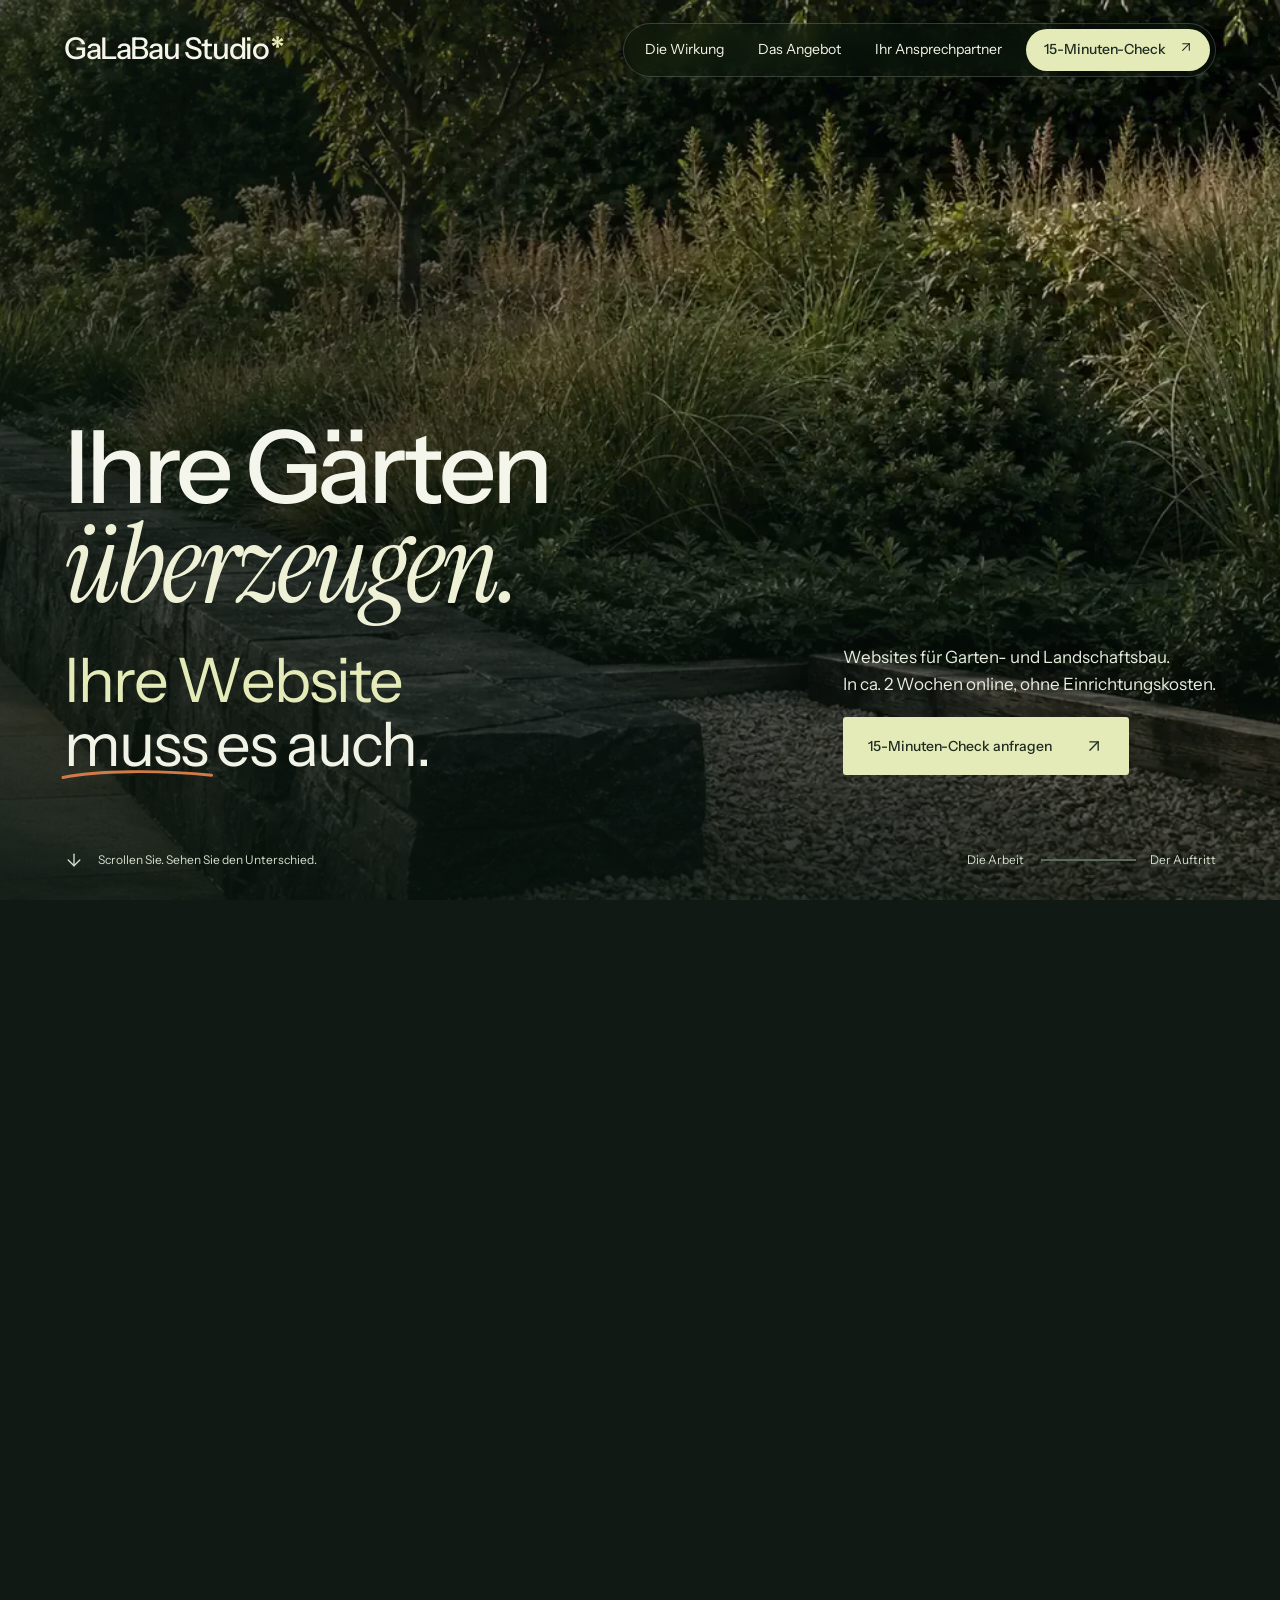
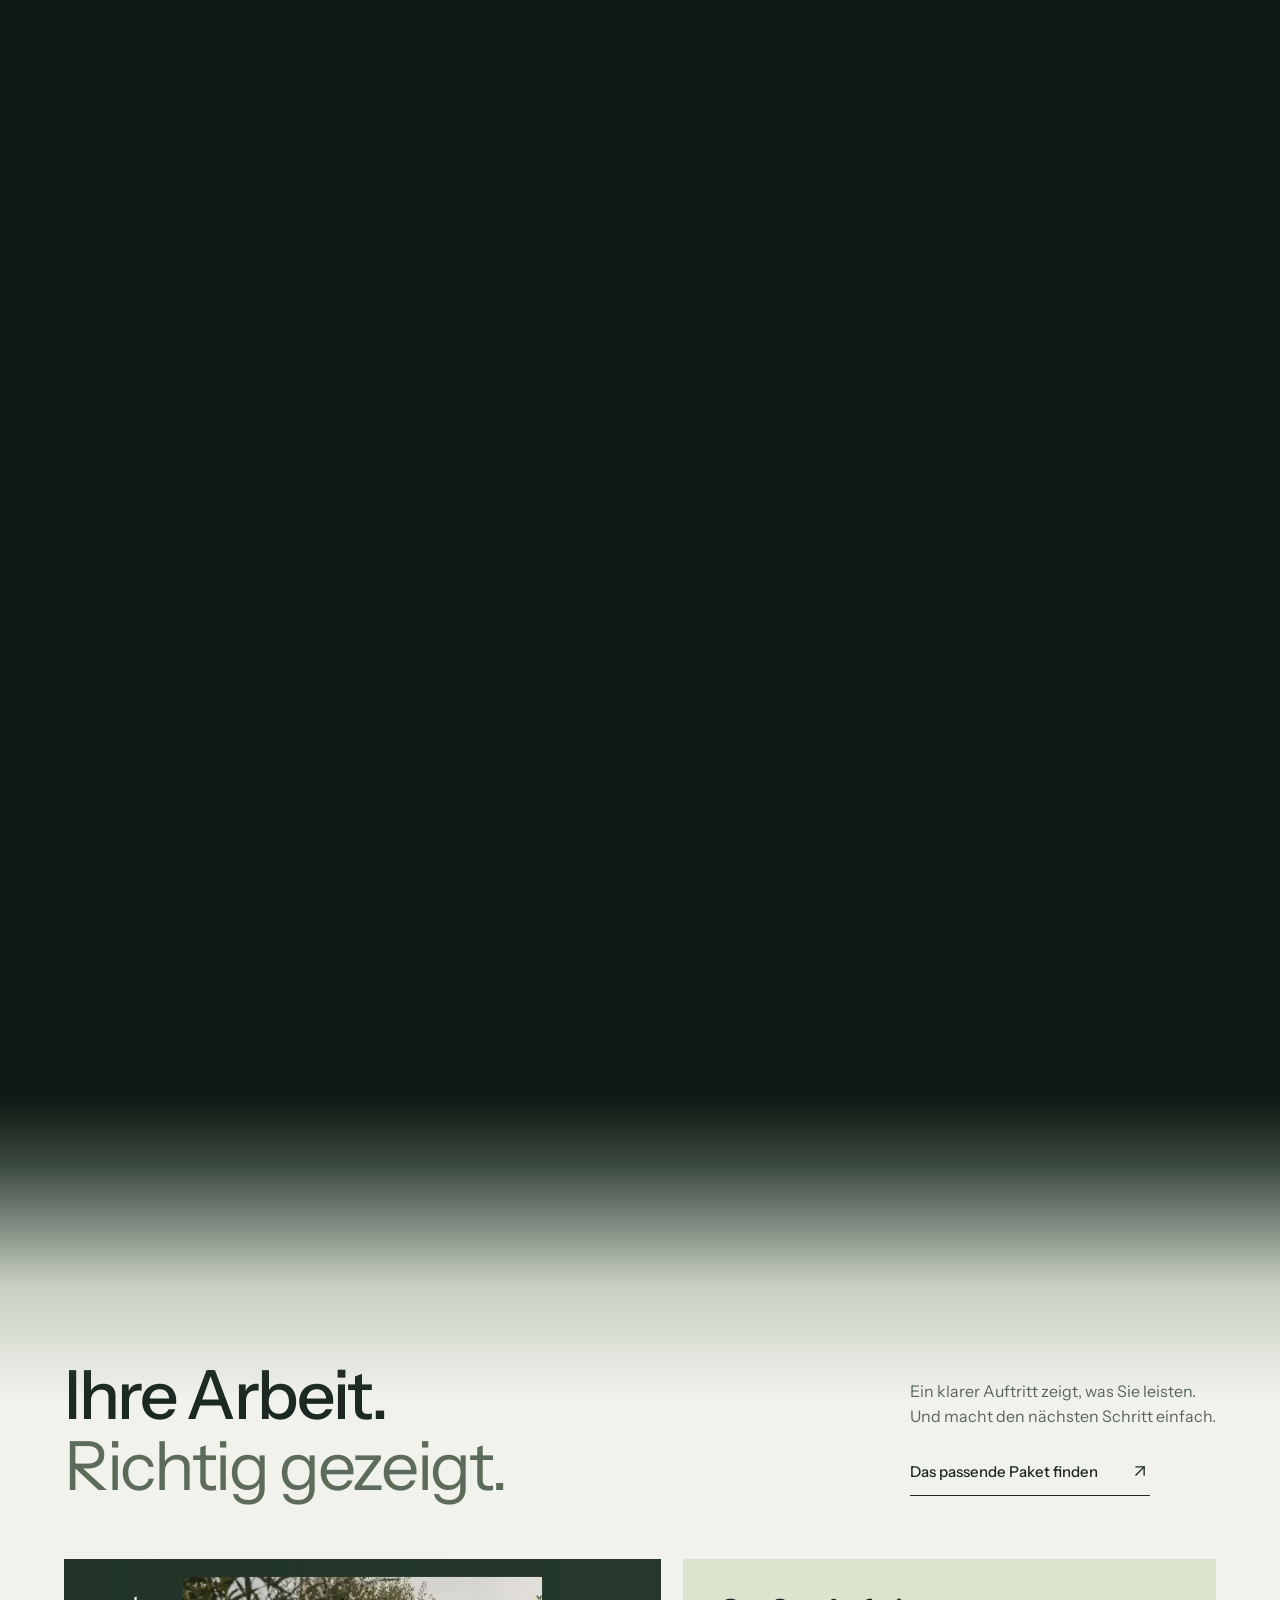
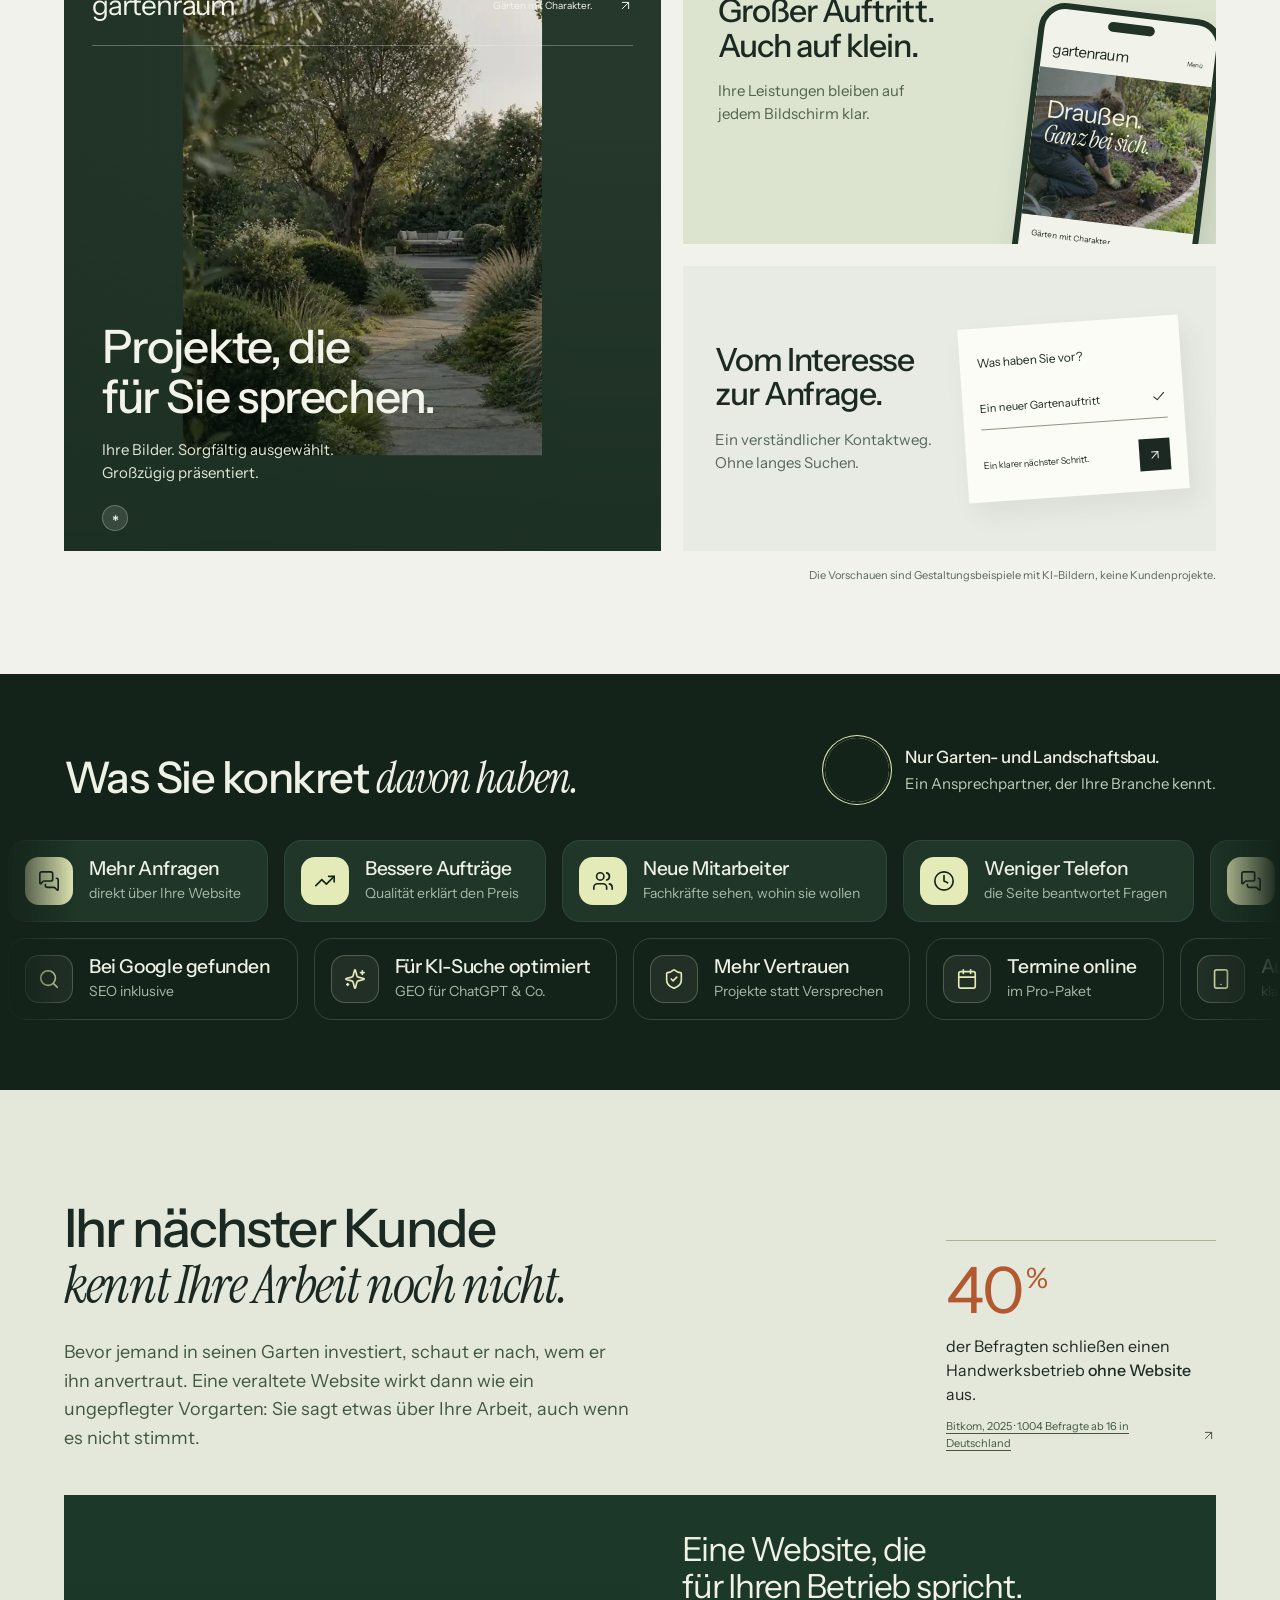
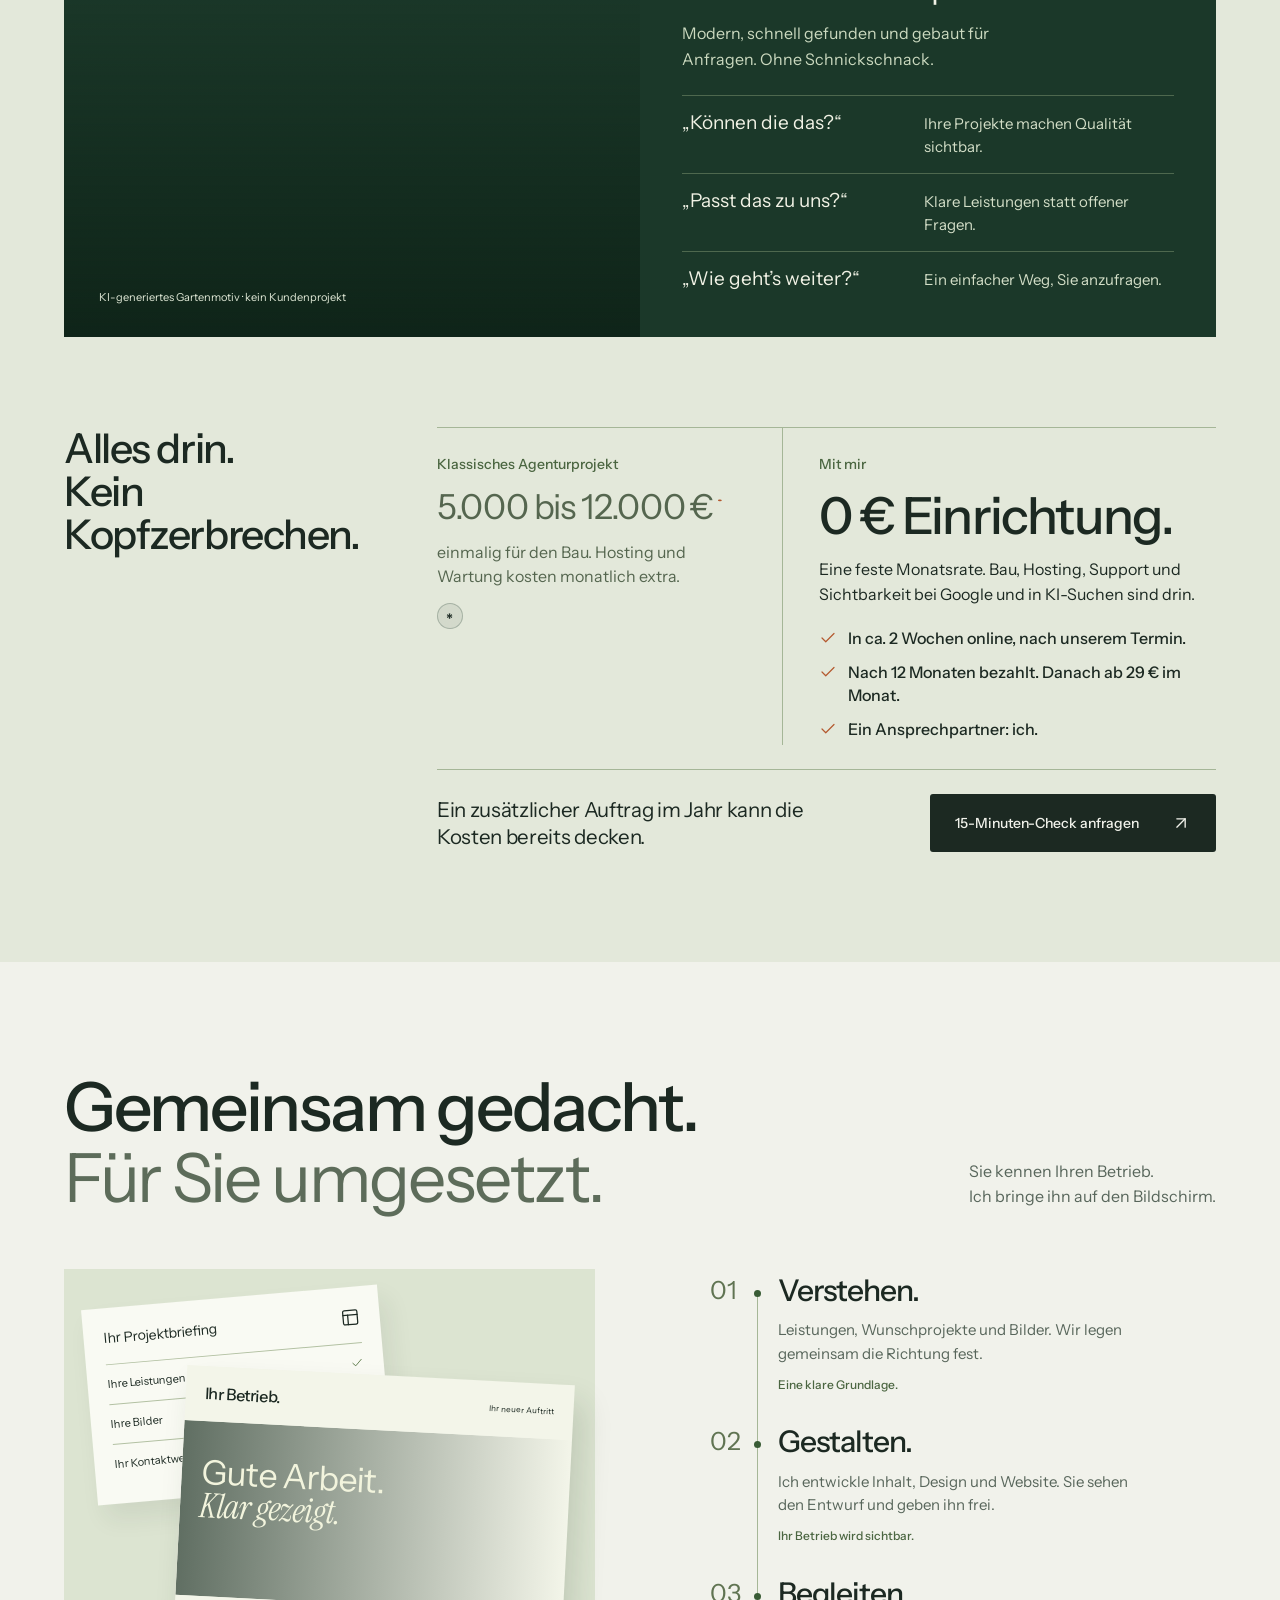
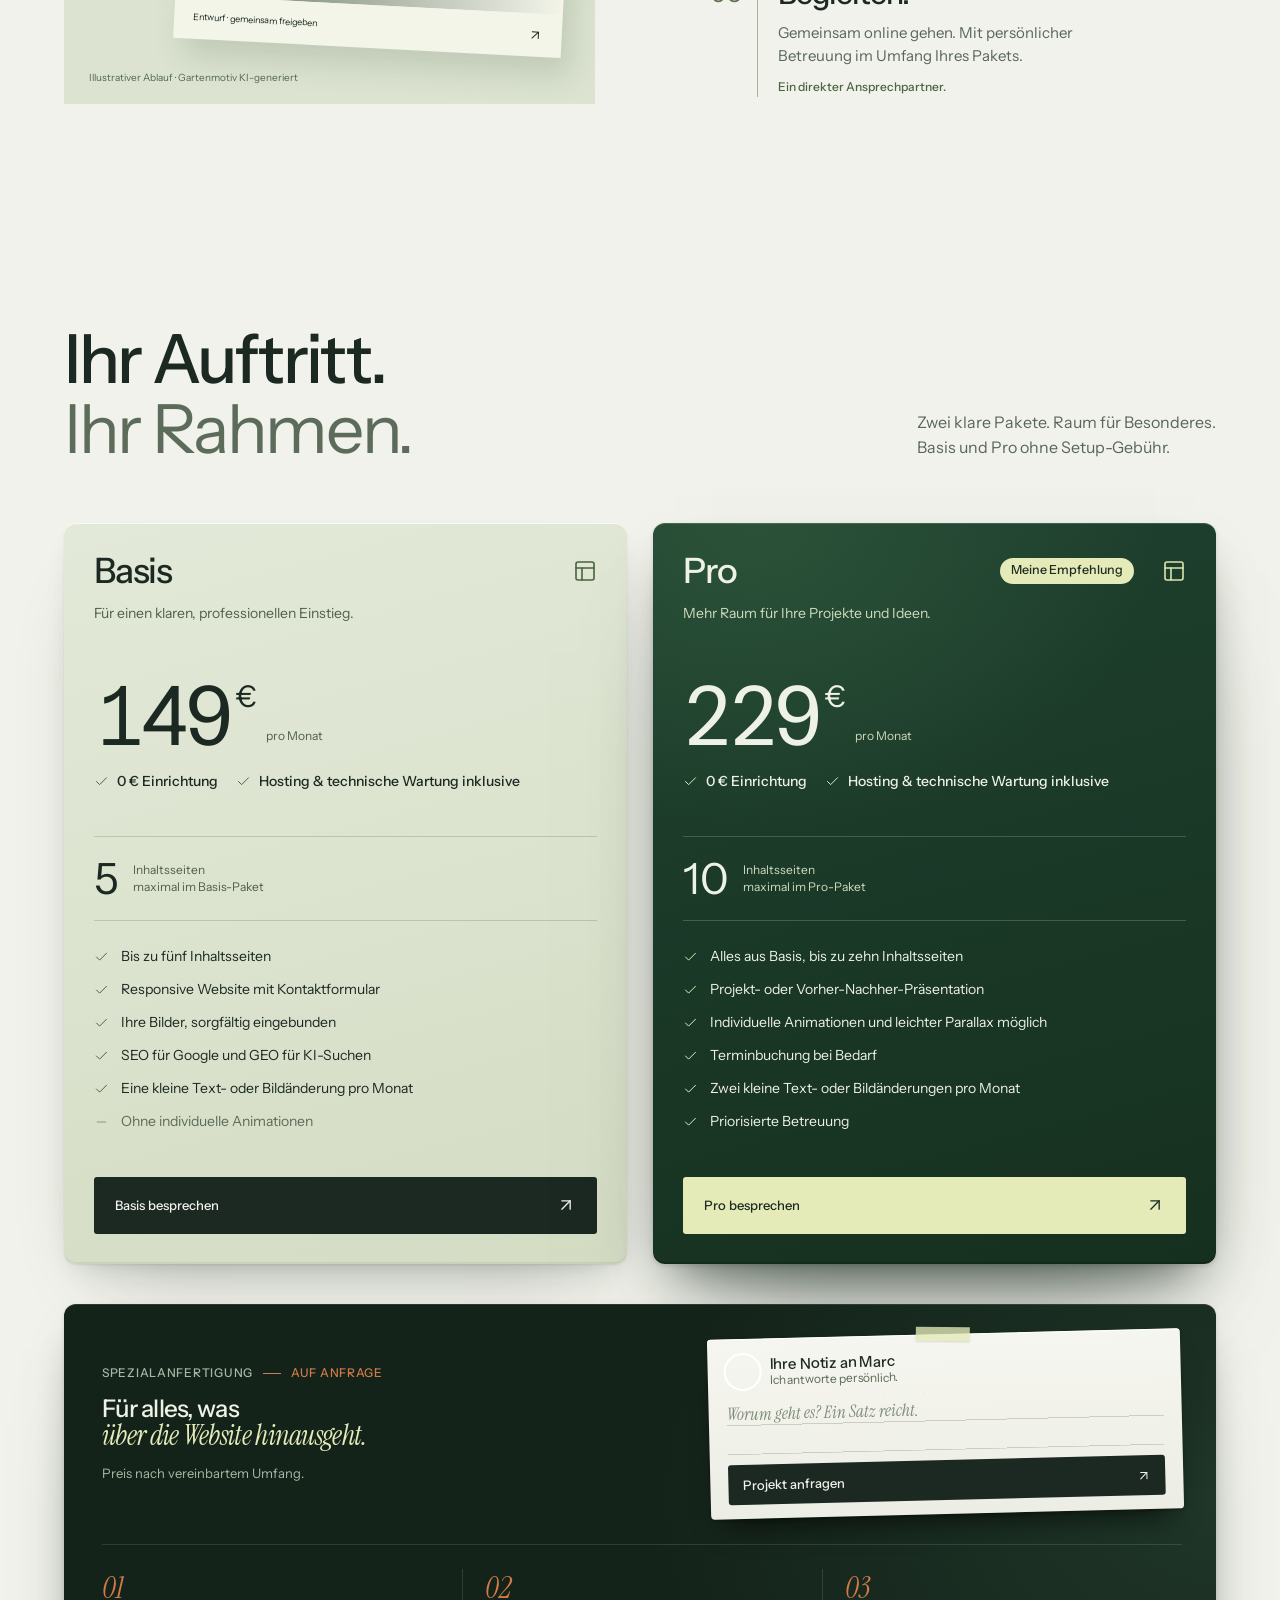
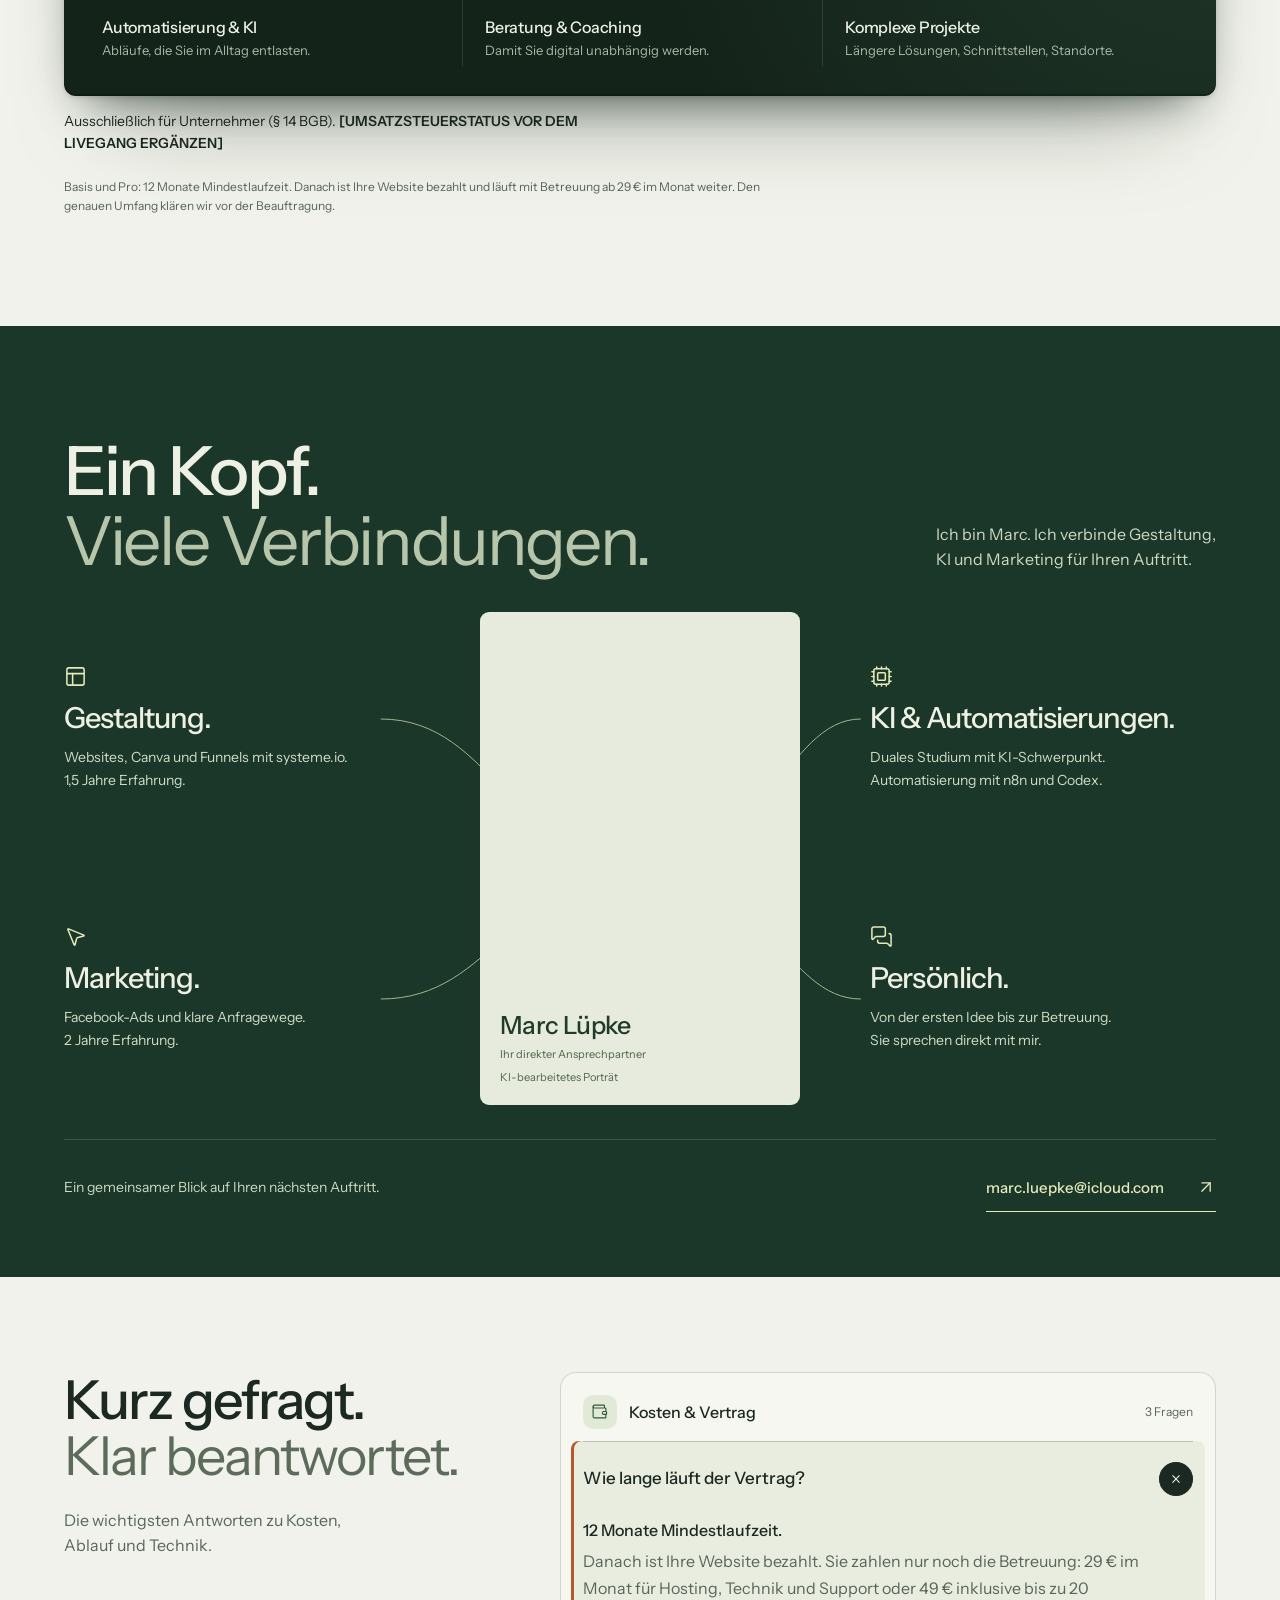
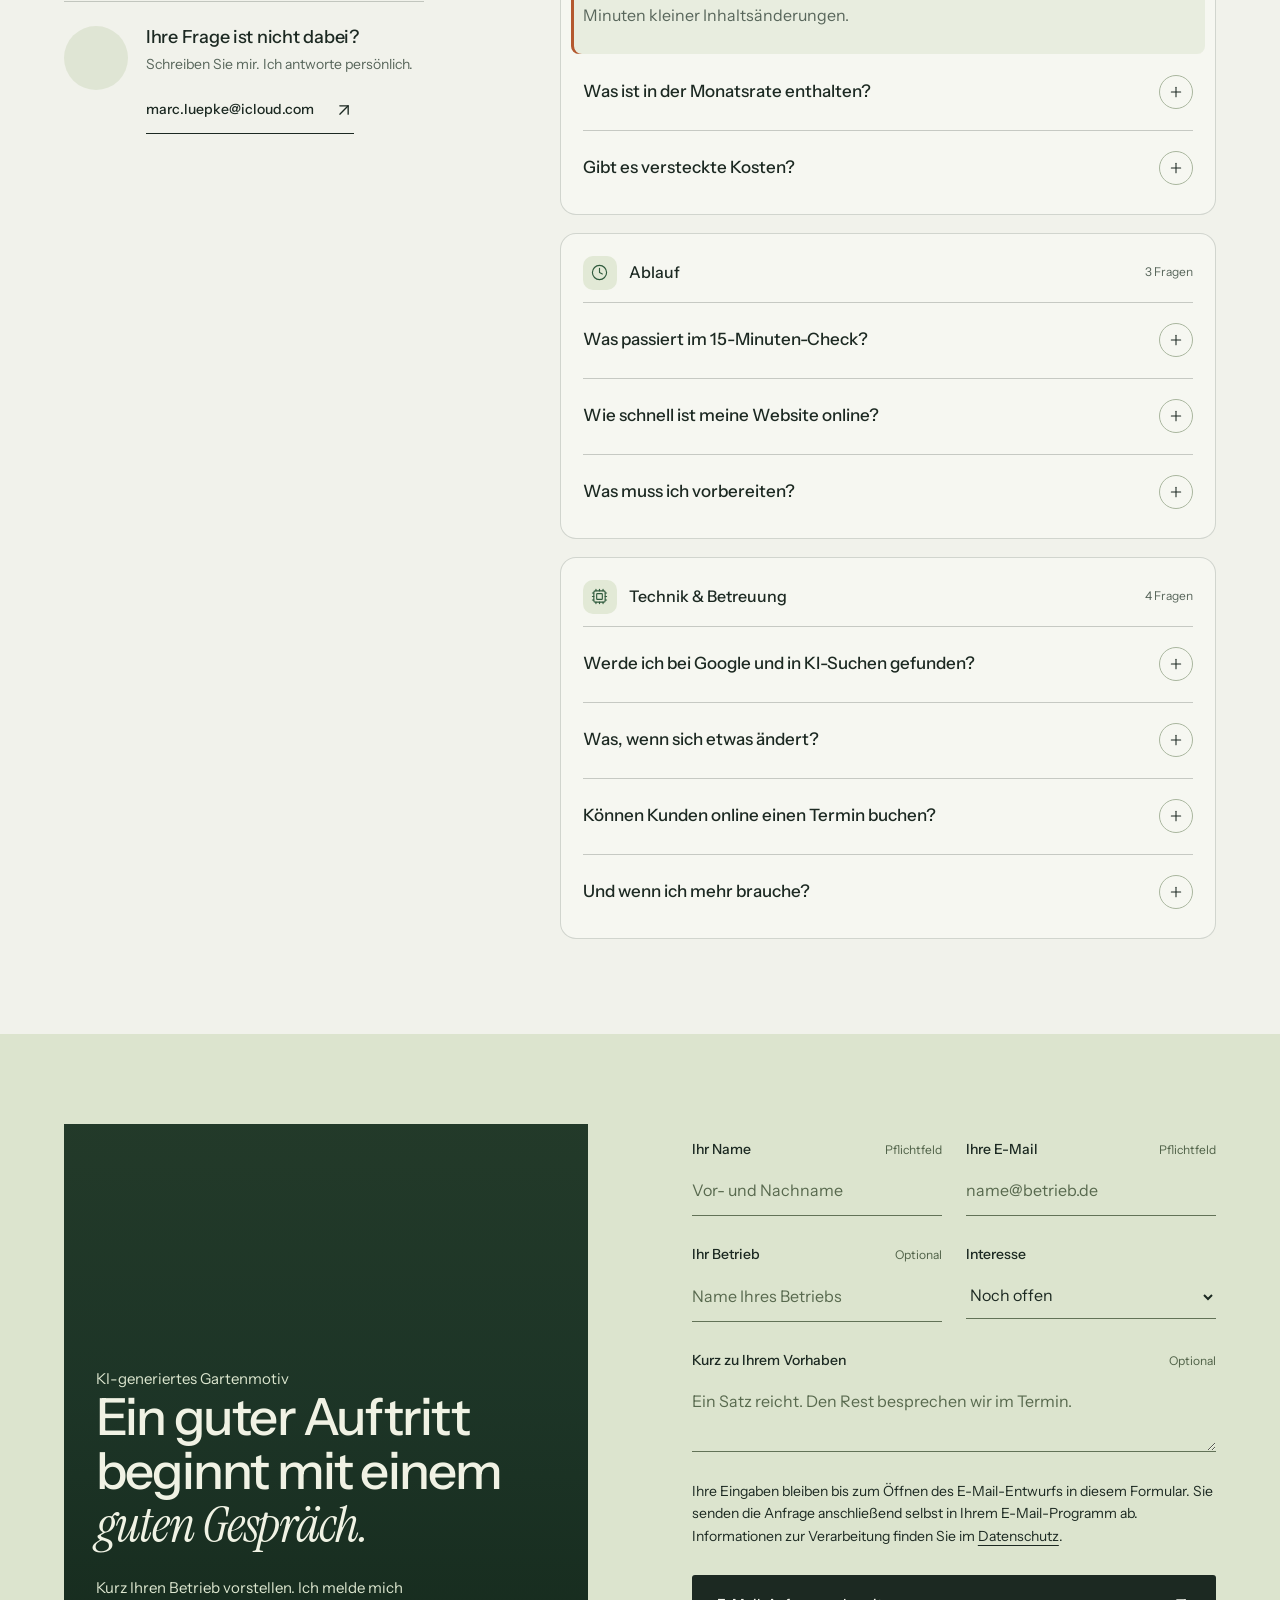
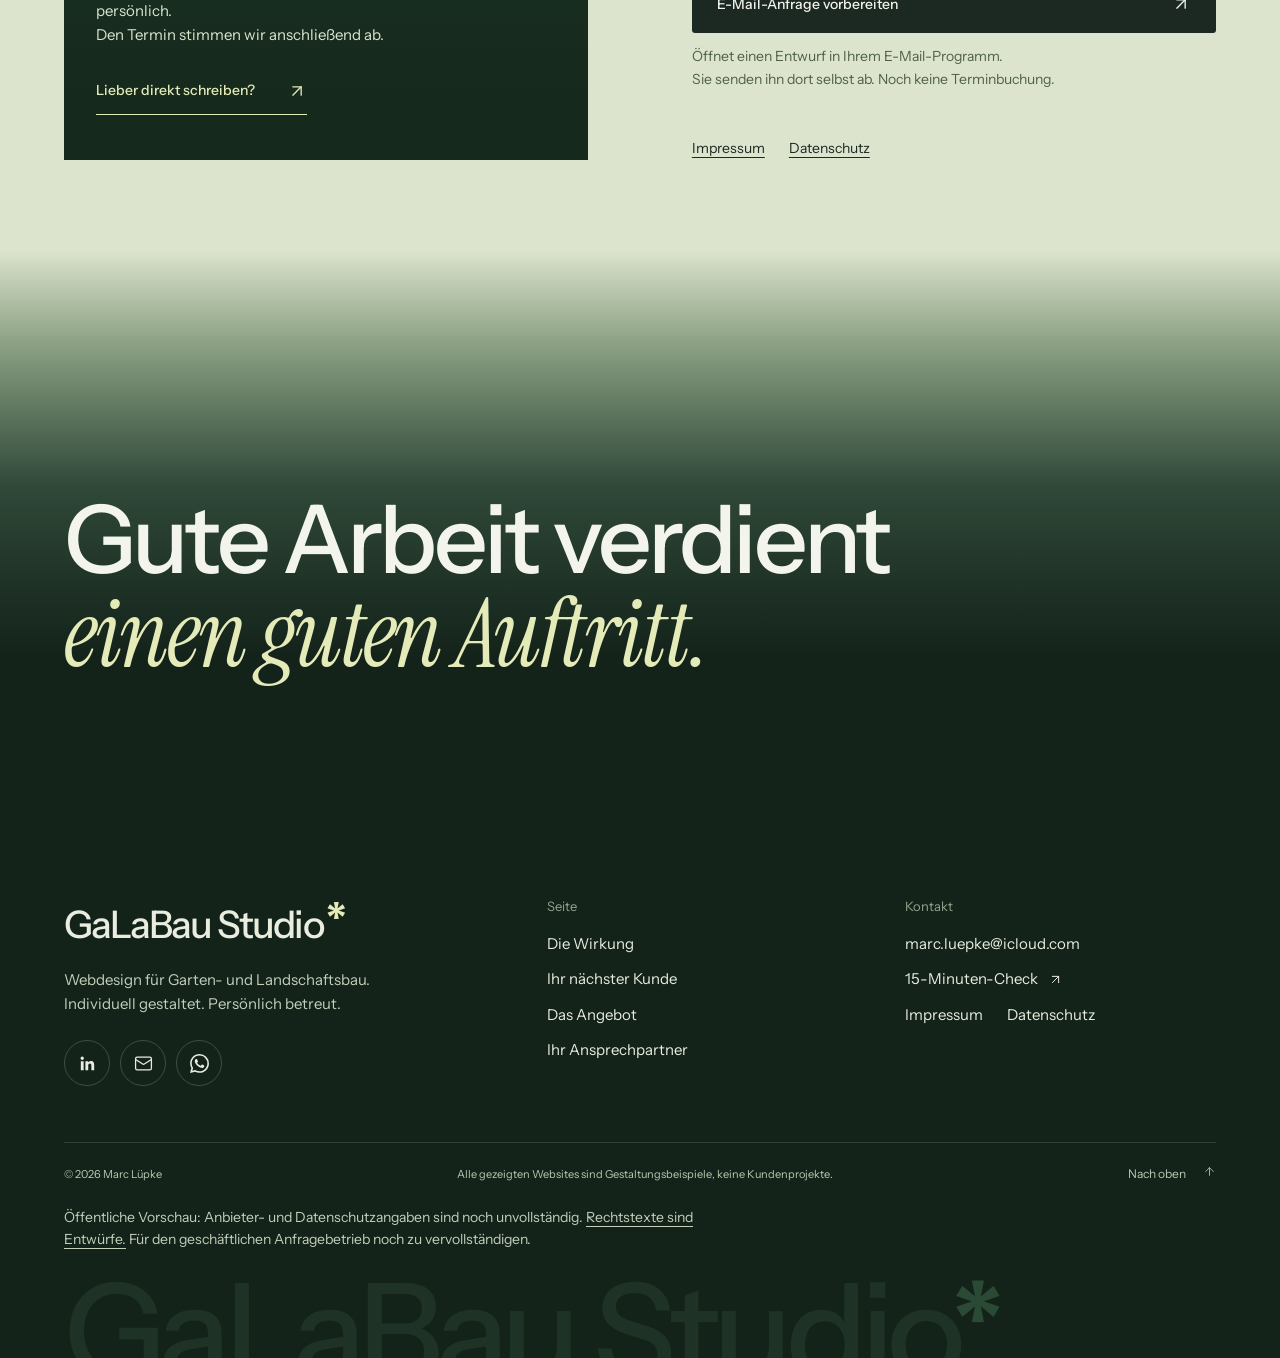
<file: index.html>
<!doctype html>

<html lang="de">
<head>
  <meta charset="utf-8">
  <meta name="viewport" content="width=device-width, initial-scale=1">
  <meta name="theme-color" content="#15221b">
  <!-- Local draft: noindex is not access protection or a substitute for legal details. -->
  <meta name="robots" content="noindex, nofollow, noarchive">
  <meta name="referrer" content="no-referrer">
  <meta http-equiv="Content-Security-Policy" content="default-src 'self'; script-src 'self'; style-src 'self'; img-src 'self'; font-src 'self'; connect-src 'none'; object-src 'none'; frame-src 'none'; base-uri 'none'; form-action 'none'">
  <title>Webdesign für Garten- und Landschaftsbau · GaLaBau Studio</title>
  <meta name="description" content="Individuelle Websites für Garten- und Landschaftsbaubetriebe. Gestaltung, Umsetzung und persönliche Betreuung von Marc Lüpke. Ab 149 € im Monat.">
  <link rel="preload" as="image" href="img/garten-handwerk.webp" imagesrcset="img/garten-handwerk-mobil.webp 480w, img/garten-handwerk.webp 1600w" imagesizes="(max-width: 520px) 160px, 100vw" fetchpriority="high">
  <link rel="preload" as="font" type="font/woff2" href="fonts/instrument-sans-1.woff2" crossorigin>
  <link rel="preload" as="font" type="font/woff2" href="fonts/instrument-serif-italic-3.woff2" crossorigin>
  <link rel="stylesheet" href="fonts/fonts.css?v=c67a6bbd">
  <link rel="stylesheet" href="css/style.css?v=bb6611f1">
  <link rel="stylesheet" href="css/sections.css?v=acd8e150">
  <link rel="stylesheet" href="css/legal.css?v=20261020">
  <script src="js/init.js"></script>
  <script src="js/site.js?v=9392a650" defer></script>
  <script src="js/motion.js?v=1afeea70" defer></script>
</head>
<body>
  <svg class="icon-defs" aria-hidden="true" xmlns="http://www.w3.org/2000/svg"><defs><symbol id="icon-arrow-up-right" viewBox="0 0 24 24"><path d="M7 7h10v10" />
  <path d="M7 17 17 7" /></symbol><symbol id="icon-arrow-down" viewBox="0 0 24 24"><path d="M12 5v14" />
  <path d="m19 12-7 7-7-7" /></symbol><symbol id="icon-arrow-up" viewBox="0 0 24 24"><path d="m5 12 7-7 7 7" />
  <path d="M12 19V5" /></symbol><symbol id="icon-plus" viewBox="0 0 24 24"><path d="M5 12h14" />
  <path d="M12 5v14" /></symbol><symbol id="icon-check" viewBox="0 0 24 24"><path d="M20 6 9 17l-5-5" /></symbol><symbol id="icon-minus" viewBox="0 0 24 24"><path d="M5 12h14" /></symbol><symbol id="icon-trending-up" viewBox="0 0 24 24"><path d="M22 7 13.5 15.5 8.5 10.5 2 17" /><path d="M16 7h6v6" /></symbol><symbol id="icon-users" viewBox="0 0 24 24"><path d="M16 21v-2a4 4 0 0 0-4-4H6a4 4 0 0 0-4 4v2" /><circle cx="9" cy="7" r="4" /><path d="M22 21v-2a4 4 0 0 0-3-3.87" /><path d="M16 3.13a4 4 0 0 1 0 7.75" /></symbol><symbol id="icon-clock" viewBox="0 0 24 24"><circle cx="12" cy="12" r="10" /><path d="M12 6v6l4 2" /></symbol><symbol id="icon-search" viewBox="0 0 24 24"><circle cx="11" cy="11" r="8" /><path d="m21 21-4.3-4.3" /></symbol><symbol id="icon-shield-check" viewBox="0 0 24 24"><path d="M20 13c0 5-3.5 7.5-7.66 8.95a1 1 0 0 1-.67-.01C7.5 20.5 4 18 4 13V6a1 1 0 0 1 1-1c2 0 4.5-1.2 6.24-2.72a1.17 1.17 0 0 1 1.52 0C14.51 3.81 17 5 19 5a1 1 0 0 1 1 1z" /><path d="m9 12 2 2 4-4" /></symbol><symbol id="icon-smartphone" viewBox="0 0 24 24"><rect width="14" height="20" x="5" y="2" rx="2" /><path d="M12 18h.01" /></symbol><symbol id="icon-sparkles" viewBox="0 0 24 24"><path d="M9.937 15.5A2 2 0 0 0 8.5 14.063l-6.135-1.582a.5.5 0 0 1 0-.962L8.5 9.936A2 2 0 0 0 9.937 8.5l1.582-6.135a.5.5 0 0 1 .963 0L14.063 8.5A2 2 0 0 0 15.5 9.937l6.135 1.581a.5.5 0 0 1 0 .964L15.5 14.063a2 2 0 0 0-1.437 1.437l-1.582 6.135a.5.5 0 0 1-.963 0z" /><path d="M20 3v4" /><path d="M22 5h-4" /><path d="M4 17v2" /><path d="M5 18H3" /></symbol><symbol id="icon-wallet" viewBox="0 0 24 24"><path d="M19 7V4a1 1 0 0 0-1-1H5a2 2 0 0 0 0 4h15a1 1 0 0 1 1 1v4h-3a2 2 0 0 0 0 4h3a1 1 0 0 0 1-1v-2a1 1 0 0 0-1-1" /><path d="M3 5v14a2 2 0 0 0 2 2h15a1 1 0 0 0 1-1v-4" /></symbol><symbol id="icon-linkedin" viewBox="0 0 24 24"><path class="brand" fill="currentColor" stroke="none" d="M20.447 20.452h-3.554v-5.569c0-1.328-.027-3.037-1.852-3.037-1.853 0-2.136 1.445-2.136 2.939v5.667H9.351V9h3.414v1.561h.046c.477-.9 1.637-1.85 3.37-1.85 3.601 0 4.267 2.37 4.267 5.455v6.286zM5.337 7.433c-1.144 0-2.063-.926-2.063-2.065 0-1.138.92-2.063 2.063-2.063 1.14 0 2.064.925 2.064 2.063 0 1.139-.925 2.065-2.064 2.065zm1.782 13.019H3.555V9h3.564v11.452z" /></symbol><symbol id="icon-whatsapp" viewBox="0 0 24 24"><path class="brand" fill="currentColor" stroke="none" d="M17.472 14.382c-.297-.149-1.758-.867-2.03-.967-.273-.099-.471-.148-.67.15-.197.297-.767.966-.94 1.164-.173.199-.347.223-.644.075-.297-.15-1.255-.463-2.39-1.475-.883-.788-1.48-1.761-1.653-2.059-.173-.297-.018-.458.13-.606.134-.133.298-.347.446-.52.149-.174.198-.298.298-.497.099-.198.05-.371-.025-.52-.075-.149-.669-1.612-.916-2.207-.242-.579-.487-.5-.669-.51-.173-.008-.371-.01-.57-.01-.198 0-.52.074-.792.372-.272.297-1.04 1.016-1.04 2.479 0 1.462 1.065 2.875 1.213 3.074.149.198 2.096 3.2 5.077 4.487.709.306 1.262.489 1.694.625.712.227 1.36.195 1.871.118.571-.085 1.758-.719 2.006-1.413.248-.694.248-1.289.173-1.413-.074-.124-.272-.198-.57-.347m-5.421 7.403h-.004a9.87 9.87 0 0 1-5.031-1.378l-.361-.214-3.741.982.998-3.648-.235-.374a9.86 9.86 0 0 1-1.51-5.26c.001-5.45 4.436-9.884 9.888-9.884 2.64 0 5.122 1.03 6.988 2.898a9.825 9.825 0 0 1 2.893 6.994c-.003 5.45-4.437 9.884-9.885 9.884m8.413-18.297A11.815 11.815 0 0 0 12.05 0C5.495 0 .16 5.335.157 11.892c0 2.096.547 4.142 1.588 5.945L.057 24l6.305-1.654a11.882 11.882 0 0 0 5.683 1.448h.005c6.554 0 11.89-5.335 11.893-11.893a11.821 11.821 0 0 0-3.48-8.413z" /></symbol><symbol id="icon-mail" viewBox="0 0 24 24"><rect width="20" height="16" x="2" y="4" rx="2" /><path d="m22 7-8.97 5.7a1.94 1.94 0 0 1-2.06 0L2 7" /></symbol><symbol id="icon-calendar" viewBox="0 0 24 24"><path d="M8 2v4" /><path d="M16 2v4" /><rect width="18" height="18" x="3" y="4" rx="2" /><path d="M3 10h18" /></symbol><symbol id="icon-panels-top-left" viewBox="0 0 24 24">
  <rect width="18" height="18" x="3" y="3" rx="2" />
  <path d="M3 9h18" />
  <path d="M9 21V9" />
</symbol><symbol id="icon-cpu" viewBox="0 0 24 24">
  <path d="M12 20v2" />
  <path d="M12 2v2" />
  <path d="M17 20v2" />
  <path d="M17 2v2" />
  <path d="M2 12h2" />
  <path d="M2 17h2" />
  <path d="M2 7h2" />
  <path d="M20 12h2" />
  <path d="M20 17h2" />
  <path d="M20 7h2" />
  <path d="M7 20v2" />
  <path d="M7 2v2" />
  <rect x="4" y="4" width="16" height="16" rx="2" />
  <rect x="8" y="8" width="8" height="8" rx="1" />
</symbol><symbol id="icon-messages-square" viewBox="0 0 24 24">
  <path d="M16 10a2 2 0 0 1-2 2H6.828a2 2 0 0 0-1.414.586l-2.202 2.202A.71.71 0 0 1 2 14.286V4a2 2 0 0 1 2-2h10a2 2 0 0 1 2 2z" />
  <path d="M20 9a2 2 0 0 1 2 2v10.286a.71.71 0 0 1-1.212.502l-2.202-2.202A2 2 0 0 0 17.172 19H10a2 2 0 0 1-2-2v-1" />
</symbol><symbol id="icon-mouse-pointer-2" viewBox="0 0 24 24">
  <path d="M4.037 4.688a.495.495 0 0 1 .651-.651l16 6.5a.5.5 0 0 1-.063.947l-6.124 1.58a2 2 0 0 0-1.438 1.435l-1.579 6.126a.5.5 0 0 1-.947.063z" />
</symbol></defs></svg>
  <a class="skip" href="#angebot">Zum Inhalt</a>
  <header class="site-header" id="site-header">
    <a class="wordmark" href="#start" aria-label="GaLaBau Studio – Startseite">GaLaBau Studio<span aria-hidden="true">*</span></a>
    <button class="menu-toggle" data-menu-toggle aria-expanded="false" aria-controls="site-nav"><span class="menu-label">Menü</span><svg class="icon icon-plus" aria-hidden="true" focusable="false"><use href="#icon-plus"></use></svg></button>
    <nav id="site-nav" aria-label="Hauptnavigation">
      <a href="#wirkung">Die Wirkung</a><a href="#pakete">Das Angebot</a><a href="#marc">Ihr Ansprechpartner</a>
      <a class="nav-contact" href="#kontakt">15-Minuten-Check <svg class="icon icon-arrow-up-right" aria-hidden="true" focusable="false"><use href="#icon-arrow-up-right"></use></svg></a>
    </nav>
  </header>
  <main>
    <section class="story" id="start" aria-labelledby="hero-title">
      <div class="story-stage">
        <div class="hero-photo" aria-hidden="true"><img src="img/garten-handwerk.webp" srcset="img/garten-handwerk-mobil.webp 480w, img/garten-handwerk.webp 1600w" sizes="(max-width: 520px) 160px, 100vw" width="1600" height="686" alt="" fetchpriority="high" decoding="async"></div>
        <div class="hero-shade" aria-hidden="true"></div>
        <div class="hero-intro">
          <h1 id="hero-title">Ihre Gärten<br><em>überzeugen.</em></h1>
          <div class="hero-bottom">
            <p class="hero-promise"><span class="visually-hidden">Ihre Website muss es auch.</span><span class="promise-line" aria-hidden="true"><span data-type-part>Ihre Website</span></span><span class="promise-line promise-line-last" aria-hidden="true"><span class="must-word"><span data-type-part data-type-emphasis>muss</span><svg class="must-stroke" viewBox="0 0 210 20" aria-hidden="true"><path pathLength="1" d="M4 13 C50 3 138 3 205 10"/></svg></span><span data-type-part> es auch.</span></span></p>
            <div class="hero-action-group"><p class="hero-description">Websites für Garten- und Landschaftsbau.<br>In ca. 2 Wochen online, ohne Einrichtungskosten.</p><a class="button button-light hero-cta" href="#kontakt">15-Minuten-Check anfragen <svg class="icon" aria-hidden="true" focusable="false"><use href="#icon-arrow-up-right"></use></svg></a></div>
          </div>
        </div>
        <div class="story-old-caption scene-caption" aria-hidden="true"><h2>Der Auftritt macht <br>den <em>Unterschied.</em></h2></div>
        <div class="scene-frame" aria-hidden="true">
          <div class="window-bar"><div class="window-dots"><i></i><i></i><i></i></div><span>Ihr Betrieb im Web</span><svg class="icon icon-arrow-up-right" aria-hidden="true" focusable="false"><use href="#icon-arrow-up-right"></use></svg></div>
          <div class="old-page">
            <div class="os-site">
              <div class="os-head"><span class="os-logo">Gartenbau<b>Musterbetrieb</b></span><span class="os-tel">Tel.: 0123 / 45 67 89<br>info@gartenbau-muster.de</span></div>
              <div class="os-nav"><span>Startseite</span><span>Über uns</span><span>Leistungen</span><span>Galerie</span><span>Kontakt</span></div>
              <div class="os-body"><aside><b>Aktuelles!</b><p>Wir suchen Verstärkung für unser Team.</p><p>Winterdienst 2011/12 jetzt anfragen.</p><a>» mehr</a></aside><div><h3>Herzlich Willkommen auf unserer Homepage!</h3><img src="img/garten-handwerk.webp" srcset="img/garten-handwerk-mobil.webp 480w, img/garten-handwerk.webp 1600w" sizes="(max-width: 520px) 160px, 100vw" width="1600" height="686" alt=""><p>Wir sind Ihr kompetenter Partner rund um Garten und Landschaft. Informieren Sie sich hier über unser breites Leistungsspektrum.</p><p class="os-list"><b>Unsere Leistungen:</b> Gartenpflege, Pflasterarbeiten, Baumfällung, Zaunbau, Winterdienst</p><p><a>» Zu unseren Leistungen</a> &nbsp; <a>» Galerie ansehen</a></p><div class="os-gallery"><b>Unsere Galerie</b><span><img src="img/garten-oliven-mini.webp" width="200" height="250" loading="lazy" decoding="async" alt=""><img src="img/garten-hecke-mini.webp" width="200" height="133" loading="lazy" decoding="async" alt=""><img src="img/garten-pflaster-mini.webp" width="200" height="300" loading="lazy" decoding="async" alt=""><img src="img/garten-familie-mini.webp" width="200" height="133" loading="lazy" decoding="async" alt=""></span><small>Klicken Sie auf ein Bild, um es zu vergrößern.</small></div></div></div>
              <div class="os-foot">Besucher: 004.312 &nbsp;|&nbsp; Letzte Aktualisierung: 14.03.2011 &nbsp;|&nbsp; Impressum</div>
            </div>
            
          </div>
          <div class="new-page" data-skin="klassisch">
            <div class="demo-scroll">
              <div class="demo-nav"><strong><span class="sk sk-klassisch">Am Lindenhof</span><span class="sk sk-modern">FORM/AUSSEN</span><span class="sk sk-natur">gartenraum.</span></strong><span>Leistungen &nbsp;&nbsp; Gärten &nbsp;&nbsp; Über uns</span><span class="demo-nav-cta">Ihr Gartenprojekt <svg class="icon" aria-hidden="true" focusable="false"><use href="#icon-arrow-up-right"></use></svg></span></div>
              <div class="demo-hero"><div class="demo-hero-copy"><h3><span class="sk sk-klassisch">Gärten mit<br><em>Charakter.</em></span><span class="sk sk-modern">Außen.<br>Neu gedacht.</span><span class="sk sk-natur">Draußen.<br><em>Ganz bei sich.</em></span></h3><p>Durchdacht geplant. Sorgfältig gebaut.<br>Für Ihren ganz eigenen Platz im Grünen.</p><span class="demo-hero-action">Ideen für Ihren Garten <svg class="icon" aria-hidden="true" focusable="false"><use href="#icon-arrow-up-right"></use></svg></span></div><div class="demo-hero-image"><img class="sk-img sk-klassisch" src="img/garten-handwerk.webp" srcset="img/garten-handwerk-mobil.webp 480w, img/garten-handwerk.webp 1600w" sizes="(max-width: 520px) 160px, 100vw" width="1600" height="686" alt=""><img class="sk-img sk-modern" data-src="img/garten-familie.jpg" width="1400" height="933" alt="" fetchpriority="low" decoding="async"><img class="sk-img sk-natur" data-src="img/garten-stauden-gross.jpg" width="900" height="1350" alt="" fetchpriority="low" decoding="async"><span>Raum zum Ankommen.</span></div></div>
              <div class="demo-services"><span><strong>Von der Idee bis ins Detail.</strong></span><span>Gartenplanung</span><span>Naturstein & Terrassen</span><span>Pflanzung & Pflege</span></div>
              <div class="demo-projects"><div><h4>Draußen.<br><em>Weitergedacht.</em></h4><p>Material, das bleibt.<br>Grün, das mitwächst.</p></div><div class="demo-project"><img src="img/garten-oliven-klein.webp" width="360" height="450" alt="" fetchpriority="low" decoding="async"><span>Naturstein & Struktur <svg class="icon" aria-hidden="true" focusable="false"><use href="#icon-arrow-up-right"></use></svg></span></div><div class="demo-project"><img src="img/garten-hecke-klein.webp" width="360" height="240" alt="" fetchpriority="low" decoding="async"><span>Pflege & Schnitt <svg class="icon" aria-hidden="true" focusable="false"><use href="#icon-arrow-up-right"></use></svg></span></div></div>
              <div class="demo-consult"><span>Am Anfang steht Ihre Idee.</span><span class="demo-consult-cta">Lassen Sie uns darüber sprechen <svg class="icon" aria-hidden="true" focusable="false"><use href="#icon-arrow-up-right"></use></svg></span></div>
              <div class="demo-footer"><strong><span class="sk sk-klassisch">Am Lindenhof</span><span class="sk sk-modern">FORM/AUSSEN</span><span class="sk sk-natur">gartenraum</span></strong><span>Planung. Gestaltung. Pflege.</span><span>Kontakt &nbsp; · &nbsp; Impressum</span></div>
            </div>
            <p class="demo-concept-note">Gestaltungsbeispiel mit KI-Bildern · kein Kundenprojekt</p>
          </div>
        </div>
        <div class="scene-side" aria-hidden="true">
          <div class="sp-phone">
            <div class="sp-old"><div class="sp-old-head">GARTENBAU MUSTERBETRIEB</div><div class="sp-old-nav"></div><div class="sp-old-body"><i></i><i></i><i></i><img src="img/garten-handwerk.webp" srcset="img/garten-handwerk-mobil.webp 480w, img/garten-handwerk.webp 1600w" sizes="(max-width: 520px) 160px, 100vw" width="1600" height="686" alt=""><i></i><i></i><i></i><span class="sp-old-gallery"><b></b><b></b><b></b><b></b></span><i></i><i></i><i></i><i></i></div><div class="sp-old-foot"></div></div>
            <div class="sp-new"><div class="sp-banner"><svg class="icon" aria-hidden="true" focusable="false"><use href="#icon-messages-square"></use></svg><span><b>Neue Anfrage</b>Terrasse, ca. 60 m²</span></div><div class="sp-new-nav"><span class="sk sk-klassisch">Am Lindenhof</span><span class="sk sk-modern">FORM/AUSSEN</span><span class="sk sk-natur">gartenraum.</span><b></b></div><div class="sp-new-img"><img class="sk-img sk-klassisch" src="img/garten-handwerk.webp" srcset="img/garten-handwerk-mobil.webp 480w, img/garten-handwerk.webp 1600w" sizes="(max-width: 520px) 160px, 100vw" width="1600" height="686" alt=""><img class="sk-img sk-modern" data-src="img/garten-familie.jpg" width="1400" height="933" alt="" fetchpriority="low" decoding="async"><img class="sk-img sk-natur" data-src="img/garten-stauden-gross.jpg" width="900" height="1350" alt="" fetchpriority="low" decoding="async"></div><div class="sp-new-copy"><strong><span class="sk sk-klassisch">Gärten mit Charakter.</span><span class="sk sk-modern">AUSSEN. NEU GEDACHT.</span><span class="sk sk-natur">Draußen. Ganz bei sich.</span></strong><span class="sp-new-cta">Gartenprojekt anfragen</span></div></div>
          </div>
          <p class="sp-warning">Nicht fürs Handy gebaut</p>
          <p class="sp-warning sp-warning-2">Seit 2011 nicht aktualisiert</p>
          <div class="sc-notes">
            <div class="sc-note sc-note-1"><div class="sc-note-head"><span class="sc-app"><svg class="icon" aria-hidden="true" focusable="false"><use href="#icon-messages-square"></use></svg></span><span>Website</span><time>jetzt</time></div><strong>Neue Anfrage</strong><p>Terrasse und Bepflanzung, ca. 60 m². Bitte um Rückruf.</p></div>
            <div class="sc-note sc-note-2"><div class="sc-note-head"><span class="sc-app sc-app-cal"><svg class="icon" aria-hidden="true" focusable="false"><use href="#icon-calendar"></use></svg></span><span>Termine</span><time>jetzt</time></div><strong>Termin gebucht</strong><p>Beratung vor Ort, Donnerstag, 10:00 Uhr</p></div>
          </div>
          <div class="sc-style"><span class="sc-style-label">Look: <b class="sk sk-klassisch">Klassisch</b><b class="sk sk-modern">Modern</b><b class="sk sk-natur">Natürlich</b></span><span class="sc-swatches"><i></i><i></i><i></i></span><span class="sc-font"><span class="sk sk-klassisch">Georgia, Weiß, Waldgrün</span><span class="sk sk-modern">Helvetica, Wald, Lichtgrün</span><span class="sk sk-natur">Palatino, Salbei, Moos</span></span></div>
        </div>
        <div class="story-new-caption scene-caption" aria-hidden="true"><h2>Damit Qualität <br><em>sichtbar wird.</em></h2><p>Jeder Betrieb bekommt seinen eigenen Auftritt. Keine Vorlage.</p></div>
        <div class="story-floor"><span class="story-hint"><svg class="icon icon-arrow-down" aria-hidden="true" focusable="false"><use href="#icon-arrow-down"></use></svg> Scrollen Sie. Sehen Sie den Unterschied.</span><span class="story-step" aria-hidden="true"><b data-scene-label>Die Arbeit</b><span class="step-track"><i></i></span><span>Der Auftritt</span></span></div>
      </div>
    </section>
    <section class="impact chapter" id="wirkung" data-tone="paper" aria-labelledby="impact-title">
      <div class="section-intro">
        <h2 id="impact-title">Ihre Arbeit.<br><span class="quiet">Richtig gezeigt.</span></h2>
        <div><p>Ein klarer Auftritt zeigt, was Sie leisten.<br>Und macht den nächsten Schritt einfach.</p><a class="text-link" href="#pakete">Das passende Paket finden <svg class="icon" aria-hidden="true" focusable="false"><use href="#icon-arrow-up-right"></use></svg></a></div>
      </div>
      <div class="feature-board" data-reveal>
        <article class="feature-projects">
          <img src="img/garten-oliven.webp" width="900" height="1125" loading="lazy" alt="Natursteinweg zwischen Olivenbäumen und dichter Gartenbepflanzung">
          <div class="feature-projects-shade" aria-hidden="true"></div>
          <div class="project-frame" aria-hidden="true"><span>gartenraum</span><span>Gärten mit Charakter.</span><svg class="icon" aria-hidden="true" focusable="false"><use href="#icon-arrow-up-right"></use></svg></div>
          <div class="feature-projects-copy"><h3>Projekte, die<br>für Sie sprechen.</h3><p>Ihre Bilder. Sorgfältig ausgewählt.<br>Großzügig präsentiert.</p></div>
          <details class="info-star"><summary aria-label="Hinweis zur Darstellung"><span aria-hidden="true">*</span></summary><div class="info-star-body">Illustrative Darstellung, kein Kundenprojekt.</div></details>
        </article>
        <article class="feature-mobile">
          <div class="feature-copy"><h3>Großer Auftritt.<br>Auch auf klein.</h3><p>Ihre Leistungen bleiben auf jedem Bildschirm klar.</p></div>
          <div class="phone-preview" aria-hidden="true">
            <div class="phone-camera"></div><div class="phone-nav">gartenraum<span>Menü</span></div>
            <div class="phone-garden"><img src="img/garten-stauden.jpg" width="400" height="600" loading="lazy" alt=""><span>Draußen.<br><em>Ganz bei sich.</em></span></div>
            <div class="phone-content"><span>Gärten mit Charakter.</span><div class="phone-lines"></div><span class="phone-action">Ihr Gartenprojekt <svg class="icon" aria-hidden="true" focusable="false"><use href="#icon-arrow-up-right"></use></svg></span></div>
          </div>
        </article>
        <article class="feature-inquiry">
          <div class="inquiry-preview" aria-hidden="true"><span>Was haben Sie vor?</span><div>Ein neuer Gartenauftritt <svg class="icon" aria-hidden="true" focusable="false"><use href="#icon-check"></use></svg></div><div class="inquiry-preview-end"><span>Ein klarer nächster Schritt.</span><span><svg class="icon" aria-hidden="true" focusable="false"><use href="#icon-arrow-up-right"></use></svg></span></div></div>
          <div class="feature-copy"><h3>Vom Interesse<br>zur Anfrage.</h3><p>Ein verständlicher Kontaktweg.<br>Ohne langes Suchen.</p></div>
        </article>
      </div>
      <p class="feature-disclosure">Die Vorschauen sind Gestaltungsbeispiele mit KI-Bildern, keine Kundenprojekte.</p>
      <div class="impact-gains" aria-labelledby="gains-title">
        <div class="gains-head"><h3 id="gains-title">Was Sie konkret <em>davon haben.</em></h3><div class="gains-person"><img src="img/portraet-marc-kontakt.jpg" width="256" height="256" loading="lazy" alt="Marc Lüpke"><p><strong>Nur Garten- und Landschaftsbau.</strong>Ein Ansprechpartner, der Ihre Branche kennt.</p></div></div>
        <div class="gains-rows"><div class="gains-row gains-row-a"><ul class="gains-track"><li class="gain"><span class="gain-icon"><svg class="icon" aria-hidden="true" focusable="false"><use href="#icon-messages-square"></use></svg></span><span class="gain-copy"><strong>Mehr Anfragen</strong><span>direkt über Ihre Website</span></span></li><li class="gain"><span class="gain-icon"><svg class="icon" aria-hidden="true" focusable="false"><use href="#icon-trending-up"></use></svg></span><span class="gain-copy"><strong>Bessere Aufträge</strong><span>Qualität erklärt den Preis</span></span></li><li class="gain"><span class="gain-icon"><svg class="icon" aria-hidden="true" focusable="false"><use href="#icon-users"></use></svg></span><span class="gain-copy"><strong>Neue Mitarbeiter</strong><span>Fachkräfte sehen, wohin sie wollen</span></span></li><li class="gain"><span class="gain-icon"><svg class="icon" aria-hidden="true" focusable="false"><use href="#icon-clock"></use></svg></span><span class="gain-copy"><strong>Weniger Telefon</strong><span>die Seite beantwortet Fragen</span></span></li><li class="gain" aria-hidden="true"><span class="gain-icon"><svg class="icon" aria-hidden="true" focusable="false"><use href="#icon-messages-square"></use></svg></span><span class="gain-copy"><strong>Mehr Anfragen</strong><span>direkt über Ihre Website</span></span></li><li class="gain" aria-hidden="true"><span class="gain-icon"><svg class="icon" aria-hidden="true" focusable="false"><use href="#icon-trending-up"></use></svg></span><span class="gain-copy"><strong>Bessere Aufträge</strong><span>Qualität erklärt den Preis</span></span></li><li class="gain" aria-hidden="true"><span class="gain-icon"><svg class="icon" aria-hidden="true" focusable="false"><use href="#icon-users"></use></svg></span><span class="gain-copy"><strong>Neue Mitarbeiter</strong><span>Fachkräfte sehen, wohin sie wollen</span></span></li><li class="gain" aria-hidden="true"><span class="gain-icon"><svg class="icon" aria-hidden="true" focusable="false"><use href="#icon-clock"></use></svg></span><span class="gain-copy"><strong>Weniger Telefon</strong><span>die Seite beantwortet Fragen</span></span></li></ul><ul class="gains-track" aria-hidden="true"><li class="gain"><span class="gain-icon"><svg class="icon" aria-hidden="true" focusable="false"><use href="#icon-messages-square"></use></svg></span><span class="gain-copy"><strong>Mehr Anfragen</strong><span>direkt über Ihre Website</span></span></li><li class="gain"><span class="gain-icon"><svg class="icon" aria-hidden="true" focusable="false"><use href="#icon-trending-up"></use></svg></span><span class="gain-copy"><strong>Bessere Aufträge</strong><span>Qualität erklärt den Preis</span></span></li><li class="gain"><span class="gain-icon"><svg class="icon" aria-hidden="true" focusable="false"><use href="#icon-users"></use></svg></span><span class="gain-copy"><strong>Neue Mitarbeiter</strong><span>Fachkräfte sehen, wohin sie wollen</span></span></li><li class="gain"><span class="gain-icon"><svg class="icon" aria-hidden="true" focusable="false"><use href="#icon-clock"></use></svg></span><span class="gain-copy"><strong>Weniger Telefon</strong><span>die Seite beantwortet Fragen</span></span></li><li class="gain"><span class="gain-icon"><svg class="icon" aria-hidden="true" focusable="false"><use href="#icon-messages-square"></use></svg></span><span class="gain-copy"><strong>Mehr Anfragen</strong><span>direkt über Ihre Website</span></span></li><li class="gain"><span class="gain-icon"><svg class="icon" aria-hidden="true" focusable="false"><use href="#icon-trending-up"></use></svg></span><span class="gain-copy"><strong>Bessere Aufträge</strong><span>Qualität erklärt den Preis</span></span></li><li class="gain"><span class="gain-icon"><svg class="icon" aria-hidden="true" focusable="false"><use href="#icon-users"></use></svg></span><span class="gain-copy"><strong>Neue Mitarbeiter</strong><span>Fachkräfte sehen, wohin sie wollen</span></span></li><li class="gain"><span class="gain-icon"><svg class="icon" aria-hidden="true" focusable="false"><use href="#icon-clock"></use></svg></span><span class="gain-copy"><strong>Weniger Telefon</strong><span>die Seite beantwortet Fragen</span></span></li></ul></div>
        <div class="gains-row gains-row-b"><ul class="gains-track"><li class="gain"><span class="gain-icon"><svg class="icon" aria-hidden="true" focusable="false"><use href="#icon-search"></use></svg></span><span class="gain-copy"><strong>Bei Google gefunden</strong><span>SEO inklusive</span></span></li><li class="gain"><span class="gain-icon"><svg class="icon" aria-hidden="true" focusable="false"><use href="#icon-sparkles"></use></svg></span><span class="gain-copy"><strong>Für KI-Suche optimiert</strong><span>GEO für ChatGPT &amp; Co.</span></span></li><li class="gain"><span class="gain-icon"><svg class="icon" aria-hidden="true" focusable="false"><use href="#icon-shield-check"></use></svg></span><span class="gain-copy"><strong>Mehr Vertrauen</strong><span>Projekte statt Versprechen</span></span></li><li class="gain"><span class="gain-icon"><svg class="icon" aria-hidden="true" focusable="false"><use href="#icon-calendar"></use></svg></span><span class="gain-copy"><strong>Termine online</strong><span>im Pro-Paket</span></span></li><li class="gain"><span class="gain-icon"><svg class="icon" aria-hidden="true" focusable="false"><use href="#icon-smartphone"></use></svg></span><span class="gain-copy"><strong>Auf jedem Handy</strong><span>klar und schnell</span></span></li><li class="gain" aria-hidden="true"><span class="gain-icon"><svg class="icon" aria-hidden="true" focusable="false"><use href="#icon-search"></use></svg></span><span class="gain-copy"><strong>Bei Google gefunden</strong><span>SEO inklusive</span></span></li><li class="gain" aria-hidden="true"><span class="gain-icon"><svg class="icon" aria-hidden="true" focusable="false"><use href="#icon-sparkles"></use></svg></span><span class="gain-copy"><strong>Für KI-Suche optimiert</strong><span>GEO für ChatGPT &amp; Co.</span></span></li><li class="gain" aria-hidden="true"><span class="gain-icon"><svg class="icon" aria-hidden="true" focusable="false"><use href="#icon-shield-check"></use></svg></span><span class="gain-copy"><strong>Mehr Vertrauen</strong><span>Projekte statt Versprechen</span></span></li><li class="gain" aria-hidden="true"><span class="gain-icon"><svg class="icon" aria-hidden="true" focusable="false"><use href="#icon-calendar"></use></svg></span><span class="gain-copy"><strong>Termine online</strong><span>im Pro-Paket</span></span></li><li class="gain" aria-hidden="true"><span class="gain-icon"><svg class="icon" aria-hidden="true" focusable="false"><use href="#icon-smartphone"></use></svg></span><span class="gain-copy"><strong>Auf jedem Handy</strong><span>klar und schnell</span></span></li></ul><ul class="gains-track" aria-hidden="true"><li class="gain"><span class="gain-icon"><svg class="icon" aria-hidden="true" focusable="false"><use href="#icon-search"></use></svg></span><span class="gain-copy"><strong>Bei Google gefunden</strong><span>SEO inklusive</span></span></li><li class="gain"><span class="gain-icon"><svg class="icon" aria-hidden="true" focusable="false"><use href="#icon-sparkles"></use></svg></span><span class="gain-copy"><strong>Für KI-Suche optimiert</strong><span>GEO für ChatGPT &amp; Co.</span></span></li><li class="gain"><span class="gain-icon"><svg class="icon" aria-hidden="true" focusable="false"><use href="#icon-shield-check"></use></svg></span><span class="gain-copy"><strong>Mehr Vertrauen</strong><span>Projekte statt Versprechen</span></span></li><li class="gain"><span class="gain-icon"><svg class="icon" aria-hidden="true" focusable="false"><use href="#icon-calendar"></use></svg></span><span class="gain-copy"><strong>Termine online</strong><span>im Pro-Paket</span></span></li><li class="gain"><span class="gain-icon"><svg class="icon" aria-hidden="true" focusable="false"><use href="#icon-smartphone"></use></svg></span><span class="gain-copy"><strong>Auf jedem Handy</strong><span>klar und schnell</span></span></li><li class="gain"><span class="gain-icon"><svg class="icon" aria-hidden="true" focusable="false"><use href="#icon-search"></use></svg></span><span class="gain-copy"><strong>Bei Google gefunden</strong><span>SEO inklusive</span></span></li><li class="gain"><span class="gain-icon"><svg class="icon" aria-hidden="true" focusable="false"><use href="#icon-sparkles"></use></svg></span><span class="gain-copy"><strong>Für KI-Suche optimiert</strong><span>GEO für ChatGPT &amp; Co.</span></span></li><li class="gain"><span class="gain-icon"><svg class="icon" aria-hidden="true" focusable="false"><use href="#icon-shield-check"></use></svg></span><span class="gain-copy"><strong>Mehr Vertrauen</strong><span>Projekte statt Versprechen</span></span></li><li class="gain"><span class="gain-icon"><svg class="icon" aria-hidden="true" focusable="false"><use href="#icon-calendar"></use></svg></span><span class="gain-copy"><strong>Termine online</strong><span>im Pro-Paket</span></span></li><li class="gain"><span class="gain-icon"><svg class="icon" aria-hidden="true" focusable="false"><use href="#icon-smartphone"></use></svg></span><span class="gain-copy"><strong>Auf jedem Handy</strong><span>klar und schnell</span></span></li></ul></div></div>
      </div>
    </section>
    <section class="value chapter" id="warum" data-tone="sage" aria-labelledby="value-title">
      <div class="value-opening">
        <div><h2 id="value-title">Ihr nächster Kunde<br><em>kennt Ihre Arbeit noch nicht.</em></h2><p class="value-lead">Bevor jemand in seinen Garten investiert, schaut er nach, wem er ihn anvertraut. Eine veraltete Website wirkt dann wie ein ungepflegter Vorgarten: Sie sagt etwas über Ihre Arbeit, auch wenn es nicht stimmt.</p></div>
        <aside class="value-evidence" aria-label="Warum eine Website wichtig ist"><p><strong>40<span>%</span></strong> der Befragten schließen einen Handwerksbetrieb <b>ohne Website</b> aus.</p><a href="https://www.bitkom.org/Presse/Presseinformation/Handwerkersuche-Gespraech-schlaegt-Netz" target="_blank" rel="noopener noreferrer">Bitkom, 2025 · 1.004 Befragte ab 16 in Deutschland <svg class="icon" aria-hidden="true" focusable="false"><use href="#icon-arrow-up-right"></use></svg></a></aside>
      </div>
      <div class="value-landscape">
        <figure class="value-garden"><img src="img/garten-familie.jpg" width="1400" height="933" loading="lazy" alt="Fertig angelegter Familiengarten mit Rasen, Natursteinterrasse und Staudenbeeten"><figcaption><small>KI-generiertes Gartenmotiv · kein Kundenprojekt</small></figcaption></figure>
        <div class="value-answer"><h3>Eine Website, die<br>für Ihren Betrieb spricht.</h3><p>Modern, schnell gefunden und gebaut für Anfragen. Ohne Schnickschnack.</p><dl><div><dt>„Können die das?“</dt><dd>Ihre Projekte machen Qualität sichtbar.</dd></div><div><dt>„Passt das zu uns?“</dt><dd>Klare Leistungen statt offener Fragen.</dd></div><div><dt>„Wie geht’s weiter?“</dt><dd>Ein einfacher Weg, Sie anzufragen.</dd></div></dl></div>
      </div>
      <div class="value-deal" data-reveal>
        <h3>Alles drin.<br>Kein Kopfzerbrechen.</h3>
        <div class="deal-compare">
          <div class="deal-before"><p class="deal-label">Klassisches Agenturprojekt</p><p class="deal-figure"><span class="deal-strike-wrap">5.000 bis 12.000 €<svg class="deal-strike" viewBox="0 0 200 40" preserveAspectRatio="none" aria-hidden="true"><path pathLength="1" d="M3 30 C55 22 140 16 197 9"/></svg></span></p><p>einmalig für den Bau. Hosting und Wartung kosten monatlich extra.</p><details class="info-star"><summary aria-label="Quelle und Hinweis zum Preisvergleich"><span aria-hidden="true">*</span></summary><div class="info-star-body"><p>Anbieterangaben für individuelle Firmenwebsites. Das Beispiel umfasst 5–15 Seiten, SEO-Strategie und individuelle Texte; unterschiedliche Leistungsumfänge, kein allgemeiner Marktpreis.</p><a href="https://alloq.digital/de/blog/firmenwebsite-erstellen-lassen/" target="_blank" rel="noopener noreferrer">Quelle: alloq.digital 2026 <svg class="icon" aria-hidden="true" focusable="false"><use href="#icon-arrow-up-right"></use></svg></a></div></details></div>
          <div class="deal-now"><p class="deal-label">Mit mir</p><p class="deal-figure">0 € Einrichtung.</p><p>Eine feste Monatsrate. Bau, Hosting, Support und Sichtbarkeit bei Google und in KI-Suchen sind drin.</p><ul class="deal-points"><li><svg class="icon" aria-hidden="true" focusable="false"><use href="#icon-check"></use></svg><span>In ca. 2 Wochen online, nach unserem Termin.</span></li><li><svg class="icon" aria-hidden="true" focusable="false"><use href="#icon-check"></use></svg><span>Nach 12 Monaten bezahlt. Danach ab 29 € im Monat.</span></li><li><svg class="icon" aria-hidden="true" focusable="false"><use href="#icon-check"></use></svg><span>Ein Ansprechpartner: ich.</span></li></ul></div>
        </div>
        
        <div class="deal-close"><p>Ein zusätzlicher Auftrag im Jahr kann die Kosten bereits decken.</p><a class="button button-dark" href="#kontakt">15-Minuten-Check anfragen <svg class="icon" aria-hidden="true" focusable="false"><use href="#icon-arrow-up-right"></use></svg></a></div>
      </div>
    </section>
    <section class="offer chapter" id="angebot" data-tone="paper" aria-labelledby="offer-title">
      <div class="section-intro"><h2 id="offer-title">Gemeinsam gedacht.<br><span class="quiet">Für Sie umgesetzt.</span></h2><p>Sie kennen Ihren Betrieb.<br>Ich bringe ihn auf den Bildschirm.</p></div>
      <div class="process-workbench">
        <div class="process-preview" aria-hidden="true"><div class="process-sheet"><div class="process-sheet-title"><span>Ihr Projektbriefing</span><svg class="icon" aria-hidden="true" focusable="false"><use href="#icon-panels-top-left"></use></svg></div><div class="briefing-row">Ihre Leistungen <svg class="icon" aria-hidden="true" focusable="false"><use href="#icon-check"></use></svg></div><div class="briefing-row">Ihre Bilder <svg class="icon" aria-hidden="true" focusable="false"><use href="#icon-check"></use></svg></div><div class="briefing-row">Ihr Kontaktweg <svg class="icon" aria-hidden="true" focusable="false"><use href="#icon-check"></use></svg></div></div><div class="process-design"><div class="process-design-nav"><strong>Ihr Betrieb.</strong><span>Ihr neuer Auftritt</span></div><div class="process-design-photo"><img src="img/garten-pflaster.jpg" width="733" height="1100" loading="lazy" alt=""><span>Gute Arbeit.<br><em>Klar gezeigt.</em></span></div><div class="process-design-footer"><span>Entwurf · gemeinsam freigeben</span><svg class="icon" aria-hidden="true" focusable="false"><use href="#icon-arrow-up-right"></use></svg></div></div><span class="process-preview-note">Illustrativer Ablauf · Gartenmotiv KI-generiert</span></div>
        <div class="process" data-process aria-label="So läuft die Zusammenarbeit"><div class="process-rail" aria-hidden="true"><i></i></div><ol>
          <li><span class="process-number" aria-hidden="true">01</span><div><h3>Verstehen.</h3><p>Leistungen, Wunschprojekte und Bilder. Wir legen gemeinsam die Richtung fest.</p><span class="process-outcome">Eine klare Grundlage.</span></div></li>
          <li><span class="process-number" aria-hidden="true">02</span><div><h3>Gestalten.</h3><p>Ich entwickle Inhalt, Design und Website. Sie sehen den Entwurf und geben ihn frei.</p><span class="process-outcome">Ihr Betrieb wird sichtbar.</span></div></li>
          <li><span class="process-number" aria-hidden="true">03</span><div><h3>Begleiten.</h3><p>Gemeinsam online gehen. Mit persönlicher Betreuung im Umfang Ihres Pakets.</p><span class="process-outcome">Ein direkter Ansprechpartner.</span></div></li>
        </ol></div>
      </div>
    </section>
    <section class="packages chapter" id="pakete" data-tone="paper" aria-labelledby="packages-title">
      <div class="section-intro"><h2 id="packages-title">Ihr Auftritt.<br><span class="quiet">Ihr Rahmen.</span></h2><p>Zwei klare Pakete. Raum für Besonderes.<br>Basis und Pro ohne Setup-Gebühr.</p></div>
      <div class="pricing-grid">
        <article class="package package-base" aria-labelledby="basis-title">
          <div class="package-top"><h3 id="basis-title">Basis</h3><svg class="icon" aria-hidden="true" focusable="false"><use href="#icon-panels-top-left"></use></svg></div>
          <p class="package-fit">Für einen klaren, professionellen Einstieg.</p>
          <div class="package-price"><span>149<span class="currency">€</span></span><p>pro Monat</p></div>
          <p class="package-terms"><span><svg class="icon" aria-hidden="true" focusable="false"><use href="#icon-check"></use></svg>0 € Einrichtung</span><span><svg class="icon" aria-hidden="true" focusable="false"><use href="#icon-check"></use></svg>Hosting &amp; technische Wartung inklusive</span></p>
          <div class="package-scope"><strong>5</strong><span>Inhaltsseiten<br>maximal im Basis-Paket</span></div>
          <ul class="package-features"><li><svg class="icon" aria-hidden="true" focusable="false"><use href="#icon-check"></use></svg><span>Bis zu fünf Inhaltsseiten</span></li><li><svg class="icon" aria-hidden="true" focusable="false"><use href="#icon-check"></use></svg><span>Responsive Website mit Kontaktformular</span></li><li><svg class="icon" aria-hidden="true" focusable="false"><use href="#icon-check"></use></svg><span>Ihre Bilder, sorgfältig eingebunden</span></li><li><svg class="icon" aria-hidden="true" focusable="false"><use href="#icon-check"></use></svg><span>SEO für Google und GEO für KI-Suchen</span></li><li><svg class="icon" aria-hidden="true" focusable="false"><use href="#icon-check"></use></svg><span>Eine kleine Text- oder Bildänderung pro Monat</span></li><li class="is-excluded"><svg class="icon" aria-hidden="true" focusable="false"><use href="#icon-minus"></use></svg><span>Ohne individuelle Animationen</span></li></ul>
          <a href="#kontakt" class="button button-dark" data-package="Basis">Basis besprechen <svg class="icon" aria-hidden="true" focusable="false"><use href="#icon-arrow-up-right"></use></svg></a>
        </article>
        <article class="package package-pro" aria-labelledby="pro-title">
          <div class="package-top"><h3 id="pro-title">Pro</h3><span class="package-badge">Meine Empfehlung</span><svg class="icon" aria-hidden="true" focusable="false"><use href="#icon-panels-top-left"></use></svg></div>
          <p class="package-fit">Mehr Raum für Ihre Projekte und Ideen.</p>
          <div class="package-price"><span>229<span class="currency">€</span></span><p>pro Monat</p></div>
          <p class="package-terms"><span><svg class="icon" aria-hidden="true" focusable="false"><use href="#icon-check"></use></svg>0 € Einrichtung</span><span><svg class="icon" aria-hidden="true" focusable="false"><use href="#icon-check"></use></svg>Hosting &amp; technische Wartung inklusive</span></p>
          <div class="package-scope"><strong>10</strong><span>Inhaltsseiten<br>maximal im Pro-Paket</span></div>
          <ul class="package-features"><li><svg class="icon" aria-hidden="true" focusable="false"><use href="#icon-check"></use></svg><span>Alles aus Basis, bis zu zehn Inhaltsseiten</span></li><li><svg class="icon" aria-hidden="true" focusable="false"><use href="#icon-check"></use></svg><span>Projekt- oder Vorher-Nachher-Präsentation</span></li><li><svg class="icon" aria-hidden="true" focusable="false"><use href="#icon-check"></use></svg><span>Individuelle Animationen und leichter Parallax möglich</span></li><li><svg class="icon" aria-hidden="true" focusable="false"><use href="#icon-check"></use></svg><span>Terminbuchung bei Bedarf</span></li><li><svg class="icon" aria-hidden="true" focusable="false"><use href="#icon-check"></use></svg><span>Zwei kleine Text- oder Bildänderungen pro Monat</span></li><li><svg class="icon" aria-hidden="true" focusable="false"><use href="#icon-check"></use></svg><span>Priorisierte Betreuung</span></li></ul>
          <a href="#kontakt" class="button button-light" data-package="Pro">Pro besprechen <svg class="icon" aria-hidden="true" focusable="false"><use href="#icon-arrow-up-right"></use></svg></a>
        </article>
        <article class="package-request" aria-labelledby="custom-title"><div class="request-head"><p class="request-kicker">Spezialanfertigung<span>Auf Anfrage</span></p><h3 id="custom-title">Für alles, was <em>über die Website hinausgeht.</em></h3><p class="request-fit">Preis nach vereinbartem Umfang.</p></div><ol class="request-services" aria-label="Leistungen auf Anfrage"><li><span class="request-num" aria-hidden="true">01</span><strong>Automatisierung &amp; KI</strong><span>Abläufe, die Sie im Alltag entlasten.</span></li><li><span class="request-num" aria-hidden="true">02</span><strong>Beratung &amp; Coaching</strong><span>Damit Sie digital unabhängig werden.</span></li><li><span class="request-num" aria-hidden="true">03</span><strong>Komplexe Projekte</strong><span>Längere Lösungen, Schnittstellen, Standorte.</span></li></ol><form class="request-form" id="request-form" aria-labelledby="request-title"><fieldset disabled><div class="note-head"><img src="img/portraet-marc-kontakt.jpg" width="256" height="256" loading="lazy" decoding="async" alt=""><label id="request-title" for="request-message">Ihre Notiz an Marc<span>Ich antworte persönlich.</span></label></div><textarea id="request-message" name="request-message" rows="2" maxlength="600" placeholder="Worum geht es? Ein Satz reicht."></textarea><button type="submit" class="note-send">Projekt anfragen <svg class="icon" aria-hidden="true" focusable="false"><use href="#icon-arrow-up-right"></use></svg></button></fieldset><p class="request-fallback"><a class="text-link" href="#kontakt" data-package="Spezialanfertigung">Projekt besprechen <svg class="icon" aria-hidden="true" focusable="false"><use href="#icon-arrow-up-right"></use></svg></a></p></form></article>
      </div>
      <p class="price-status">Ausschließlich für Unternehmer (§ 14 BGB). <strong>[UMSATZSTEUERSTATUS VOR DEM LIVEGANG ERGÄNZEN]</strong></p>
      <p class="package-note">Basis und Pro: 12 Monate Mindestlaufzeit. Danach ist Ihre Website bezahlt und läuft mit Betreuung ab 29 € im Monat weiter. Den genauen Umfang klären wir vor der Beauftragung.</p>
    </section>
    <section class="about chapter" id="marc" data-tone="forest" aria-labelledby="about-title">
      <div class="section-intro"><h2 id="about-title">Ein Kopf.<br><span class="quiet">Viele Verbindungen.</span></h2><p>Ich bin Marc. Ich verbinde Gestaltung,<br>KI und Marketing für Ihren Auftritt.</p></div>
      <div class="mindmap" data-reveal>
        <svg class="mind-connections" viewBox="0 0 1200 520" fill="none" aria-hidden="true" preserveAspectRatio="none">
          <path class="mind-branch" pathLength="1" d="M600 270 C470 270 450 120 330 120"/>
          <path class="mind-branch" pathLength="1" d="M600 270 C470 270 450 400 330 400"/>
          <path class="mind-branch" pathLength="1" d="M600 270 C730 270 750 120 830 120"/>
          <path class="mind-branch" pathLength="1" d="M600 270 C730 270 750 400 830 400"/>
        </svg>
        <figure class="mind-portrait"><img src="img/portraet-marc-editorial.webp" width="900" height="1125" loading="lazy" alt="Marc Lüpke, KI-bearbeitetes Porträt auf Basis seines Fotos"><figcaption><strong>Marc Lüpke</strong><span>Ihr direkter Ansprechpartner</span><span class="portrait-note">KI-bearbeitetes Porträt</span></figcaption></figure>
        <div class="mind-node mind-node-design"><svg class="icon" aria-hidden="true" focusable="false"><use href="#icon-panels-top-left"></use></svg><h3>Gestaltung.</h3><p>Websites, Canva und Funnels mit systeme.io.<br> 1,5 Jahre Erfahrung.</p></div>
        <div class="mind-node mind-node-tech"><svg class="icon" aria-hidden="true" focusable="false"><use href="#icon-cpu"></use></svg><h3>KI &amp; Auto&shy;matisierungen.</h3><p>Duales Studium mit KI-Schwerpunkt.<br> Automatisierung mit n8n und Codex.</p></div>
        <div class="mind-node mind-node-marketing"><svg class="icon" aria-hidden="true" focusable="false"><use href="#icon-mouse-pointer-2"></use></svg><h3>Marketing.</h3><p>Facebook-Ads und klare Anfragewege.<br> 2 Jahre Erfahrung.</p></div>
        <div class="mind-node mind-node-personal"><svg class="icon" aria-hidden="true" focusable="false"><use href="#icon-messages-square"></use></svg><h3>Persönlich.</h3><p>Von der ersten Idee bis zur Betreuung.<br> Sie sprechen direkt mit mir.</p></div>
      </div>
      <div class="about-close"><p>Ein gemeinsamer Blick auf Ihren nächsten Auftritt.</p><a class="text-link" href="mailto:marc.luepke@icloud.com">marc.luepke@icloud.com <svg class="icon" aria-hidden="true" focusable="false"><use href="#icon-arrow-up-right"></use></svg></a></div>
    </section>
    <section class="faq chapter" data-tone="paper" aria-labelledby="faq-title"><div class="faq-side"><div class="faq-intro"><h2 id="faq-title">Kurz gefragt.<br><span class="quiet">Klar beantwortet.</span></h2><p>Die wichtigsten Antworten zu Kosten, Ablauf und Technik.</p></div><aside class="faq-contact" aria-label="Persönliche Frage"><img src="img/portraet-marc-kontakt.jpg" width="256" height="256" loading="lazy" alt="Marc Lüpke"><div><strong>Ihre Frage ist nicht dabei?</strong><p>Schreiben Sie mir. Ich antworte persönlich.</p><a class="text-link" href="mailto:marc.luepke@icloud.com">marc.luepke@icloud.com <svg class="icon" aria-hidden="true" focusable="false"><use href="#icon-arrow-up-right"></use></svg></a></div></aside></div><div class="faq-groups"><div class="faq-group"><h3><span class="faq-group-icon"><svg class="icon" aria-hidden="true" focusable="false"><use href="#icon-wallet"></use></svg></span>Kosten &amp; Vertrag<span class="faq-group-count">3 Fragen</span></h3><div class="faq-items"><details open><summary>Wie lange läuft der Vertrag?<svg class="icon icon-plus" aria-hidden="true" focusable="false"><use href="#icon-plus"></use></svg></summary><p><strong>12 Monate Mindestlaufzeit.</strong> Danach ist Ihre Website bezahlt. Sie zahlen nur noch die Betreuung: 29 € im Monat für Hosting, Technik und Support oder 49 € inklusive bis zu 20 Minuten kleiner Inhaltsänderungen.</p></details><details><summary>Was ist in der Monatsrate enthalten?<svg class="icon icon-plus" aria-hidden="true" focusable="false"><use href="#icon-plus"></use></svg></summary><p><strong>Alles für Ihre Website.</strong> Gestaltung, Bau, Hosting, technische Wartung, SEO-Grundlagen und die kleinen Änderungen Ihres Pakets. 0 € Einrichtung.</p></details><details><summary>Gibt es versteckte Kosten?<svg class="icon icon-plus" aria-hidden="true" focusable="false"><use href="#icon-plus"></use></svg></summary><p><strong>Nein.</strong> Nur die Domain und besondere Zusatzwünsche stimmen wir vorab ab.</p></details></div></div><div class="faq-group"><h3><span class="faq-group-icon"><svg class="icon" aria-hidden="true" focusable="false"><use href="#icon-clock"></use></svg></span>Ablauf<span class="faq-group-count">3 Fragen</span></h3><div class="faq-items"><details><summary>Was passiert im 15-Minuten-Check?<svg class="icon icon-plus" aria-hidden="true" focusable="false"><use href="#icon-plus"></use></svg></summary><p><strong>Ein kurzer Blick auf Ihren Auftritt.</strong> Wir klären, was Ihnen Anfragen bringt und welches Paket passt. Den Termin stimmen wir nach Ihrer Anfrage ab.</p></details><details><summary>Wie schnell ist meine Website online?<svg class="icon icon-plus" aria-hidden="true" focusable="false"><use href="#icon-plus"></use></svg></summary><p><strong>In ca. 2 Wochen.</strong> Gerechnet ab unserem Abstimmungstermin, sobald Ihre Bilder und Leistungen da sind.</p></details><details><summary>Was muss ich vorbereiten?<svg class="icon icon-plus" aria-hidden="true" focusable="false"><use href="#icon-plus"></use></svg></summary><p><strong>Wenig.</strong> Ihre Leistungen und vorhandene Projektbilder. Texte und Aufbau erarbeite ich mit Ihnen.</p></details></div></div><div class="faq-group"><h3><span class="faq-group-icon"><svg class="icon" aria-hidden="true" focusable="false"><use href="#icon-cpu"></use></svg></span>Technik &amp; Betreuung<span class="faq-group-count">4 Fragen</span></h3><div class="faq-items"><details><summary>Werde ich bei Google und in KI-Suchen gefunden?<svg class="icon icon-plus" aria-hidden="true" focusable="false"><use href="#icon-plus"></use></svg></summary><p><strong>Die Grundlagen sind drin.</strong> SEO für Google und GEO für KI-Assistenten wie ChatGPT, Gemini oder Perplexity: klare Inhalte, saubere Technik, strukturierte Angaben zu Leistungen und Region und ein kurzer Weg zur Anfrage. Platz 1 kann niemand seriös versprechen.</p></details><details><summary>Was, wenn sich etwas ändert?<svg class="icon icon-plus" aria-hidden="true" focusable="false"><use href="#icon-plus"></use></svg></summary><p><strong>Kurz Bescheid geben, ich ändere es.</strong> Kleine Text- oder Bildänderungen sind je nach Paket monatlich enthalten.</p></details><details><summary>Können Kunden online einen Termin buchen?<svg class="icon icon-plus" aria-hidden="true" focusable="false"><use href="#icon-plus"></use></svg></summary><p><strong>Ja, im Pro-Paket.</strong> Eine Terminbuchung binde ich bei Bedarf ein.</p></details><details><summary>Und wenn ich mehr brauche?<svg class="icon icon-plus" aria-hidden="true" focusable="false"><use href="#icon-plus"></use></svg></summary><p><strong>Dann planen wir eine Spezialanfertigung.</strong> Zum Beispiel für KI-Integration, die Automatisierung zeitraubender Abläufe, besondere Auftritte mit Illustration und Parallax oder eine Schulung. Den Preis legen wir nach Umfang fest.</p></details></div></div></div></section>
    <section class="contact chapter" id="kontakt" data-tone="sage" aria-labelledby="contact-title">
      <div class="contact-intro"><div class="contact-photo" aria-hidden="true"><img src="img/garten-eingang.jpg" width="900" height="1350" loading="lazy" alt=""></div><p class="contact-photo-note">KI-generiertes Gartenmotiv</p><h2 id="contact-title">Ein guter Auftritt<br>beginnt mit einem<br><em>guten Gespräch.</em></h2><p>Kurz Ihren Betrieb vorstellen. Ich melde mich persönlich.<br>Den Termin stimmen wir anschließend ab.</p><a class="text-link" href="mailto:marc.luepke@icloud.com">Lieber direkt schreiben? <svg class="icon icon-arrow-up-right" aria-hidden="true" focusable="false"><use href="#icon-arrow-up-right"></use></svg></a></div>
      <!-- Enable only after the submit handler is installed; no native HTTP submission. -->
      <form id="contact-form" class="contact-form" method="post">
        <fieldset class="contact-fields" disabled><legend>Ihre Anfrage als E-Mail-Entwurf</legend>
        <div class="field"><label for="name">Ihr Name <span>Pflichtfeld</span></label><input id="name" name="name" autocomplete="name" maxlength="100" required placeholder="Vor- und Nachname"><small data-error-for="name"></small></div>
        <div class="field"><label for="email">Ihre E-Mail <span>Pflichtfeld</span></label><input id="email" name="email" type="email" autocomplete="email" maxlength="254" required placeholder="name@betrieb.de"><small data-error-for="email"></small></div>
        <div class="field"><label for="betrieb">Ihr Betrieb <span>Optional</span></label><input id="betrieb" name="betrieb" autocomplete="organization" maxlength="160" placeholder="Name Ihres Betriebs"><small data-error-for="betrieb"></small></div>
        <div class="field"><label for="paket">Interesse</label><select id="paket" name="paket"><option value="Noch offen">Noch offen</option><option value="Basis">Basis · 149 €</option><option value="Pro">Pro · 229 €</option><option value="Spezialanfertigung">Spezialanfertigung</option></select></div>
        <div class="field field-wide"><label for="message">Kurz zu Ihrem Vorhaben <span>Optional</span></label><textarea name="message" id="message" rows="2" maxlength="1200" placeholder="Ein Satz reicht. Den Rest besprechen wir im Termin."></textarea></div>
        <p class="field-wide contact-privacy">Ihre Eingaben bleiben bis zum Öffnen des E-Mail-Entwurfs in diesem Formular. Sie senden die Anfrage anschließend selbst in Ihrem E-Mail-Programm ab. Informationen zur Verarbeitung finden Sie im <a href="datenschutz.html#kontakt">Datenschutz</a>.</p>
        <p class="form-status field-wide" data-form-status role="status" aria-live="polite" hidden></p>
        <div class="field-wide form-action"><button type="submit" class="button button-dark">E-Mail-Anfrage vorbereiten <svg class="icon icon-arrow-up-right" aria-hidden="true" focusable="false"><use href="#icon-arrow-up-right"></use></svg></button><p>Öffnet einen Entwurf in Ihrem E-Mail-Programm.<br>Sie senden ihn dort selbst ab. Noch keine Terminbuchung.</p></div>
        </fieldset>
        <p class="field-wide contact-fallback" data-form-fallback>Falls das Formular nicht verfügbar ist, schreiben Sie direkt an <a href="mailto:marc.luepke@icloud.com">marc.luepke@icloud.com</a>.</p>
        <p class="field-wide contact-legal"><a href="impressum.html">Impressum</a><a href="datenschutz.html">Datenschutz</a></p>
      </form>
    </section>
    <section class="closing" aria-label="Abschluss"><p class="closing-line">Gute Arbeit verdient<br><em>einen guten Auftritt.</em></p></section>
  </main>
  <footer class="site-footer">
    <div class="footer-grid">
      <div class="footer-brand"><a class="wordmark" href="#start">GaLaBau Studio<span aria-hidden="true">*</span></a><p>Webdesign für Garten- und Landschaftsbau.<br>Individuell gestaltet. Persönlich betreut.</p><ul class="footer-social" aria-label="Kontaktwege"><li><a href="https://www.linkedin.com/in/marc-l%C3%BCpke/" target="_blank" rel="noopener noreferrer" aria-label="Marc Lüpke auf LinkedIn" title="LinkedIn"><svg class="icon" aria-hidden="true" focusable="false"><use href="#icon-linkedin"></use></svg></a></li><li><a href="mailto:marc.luepke@icloud.com" aria-label="E-Mail an Marc Lüpke" title="E-Mail"><svg class="icon" aria-hidden="true" focusable="false"><use href="#icon-mail"></use></svg></a></li><li><a href="#kontakt" aria-label="WhatsApp folgt in Kürze, bis dahin Anfrage stellen" title="WhatsApp folgt – bis dahin Anfrage stellen"><svg class="icon" aria-hidden="true" focusable="false"><use href="#icon-whatsapp"></use></svg></a></li></ul></div>
      <nav class="footer-col" aria-label="Fußnavigation"><span>Seite</span><a href="#wirkung">Die Wirkung</a><a href="#warum">Ihr nächster Kunde</a><a href="#pakete">Das Angebot</a><a href="#marc">Ihr Ansprechpartner</a></nav>
      <div class="footer-col"><span>Kontakt</span><a href="mailto:marc.luepke@icloud.com">marc.luepke@icloud.com</a><a href="#kontakt">15-Minuten-Check <svg class="icon" aria-hidden="true" focusable="false"><use href="#icon-arrow-up-right"></use></svg></a><nav class="footer-legal" aria-label="Rechtliches"><a href="impressum.html">Impressum</a><a href="datenschutz.html">Datenschutz</a></nav></div>
    </div>
    <div class="footer-bottom"><span>© 2026 Marc Lüpke</span><span>Alle gezeigten Websites sind Gestaltungsbeispiele, keine Kundenprojekte.</span><a href="#start" class="back-top">Nach oben <svg class="icon icon-arrow-up" aria-hidden="true" focusable="false"><use href="#icon-arrow-up"></use></svg></a></div>
    <p class="release-note">Öffentliche Vorschau: Anbieter- und Datenschutzangaben sind noch unvollständig. <a href="impressum.html">Rechtstexte sind Entwürfe.</a> Für den geschäftlichen Anfragebetrieb noch zu vervollständigen.</p>
    <p class="footer-mark" aria-hidden="true">GaLaBau Studio<span>*</span></p>
  </footer>
</body>
</html>
</file>
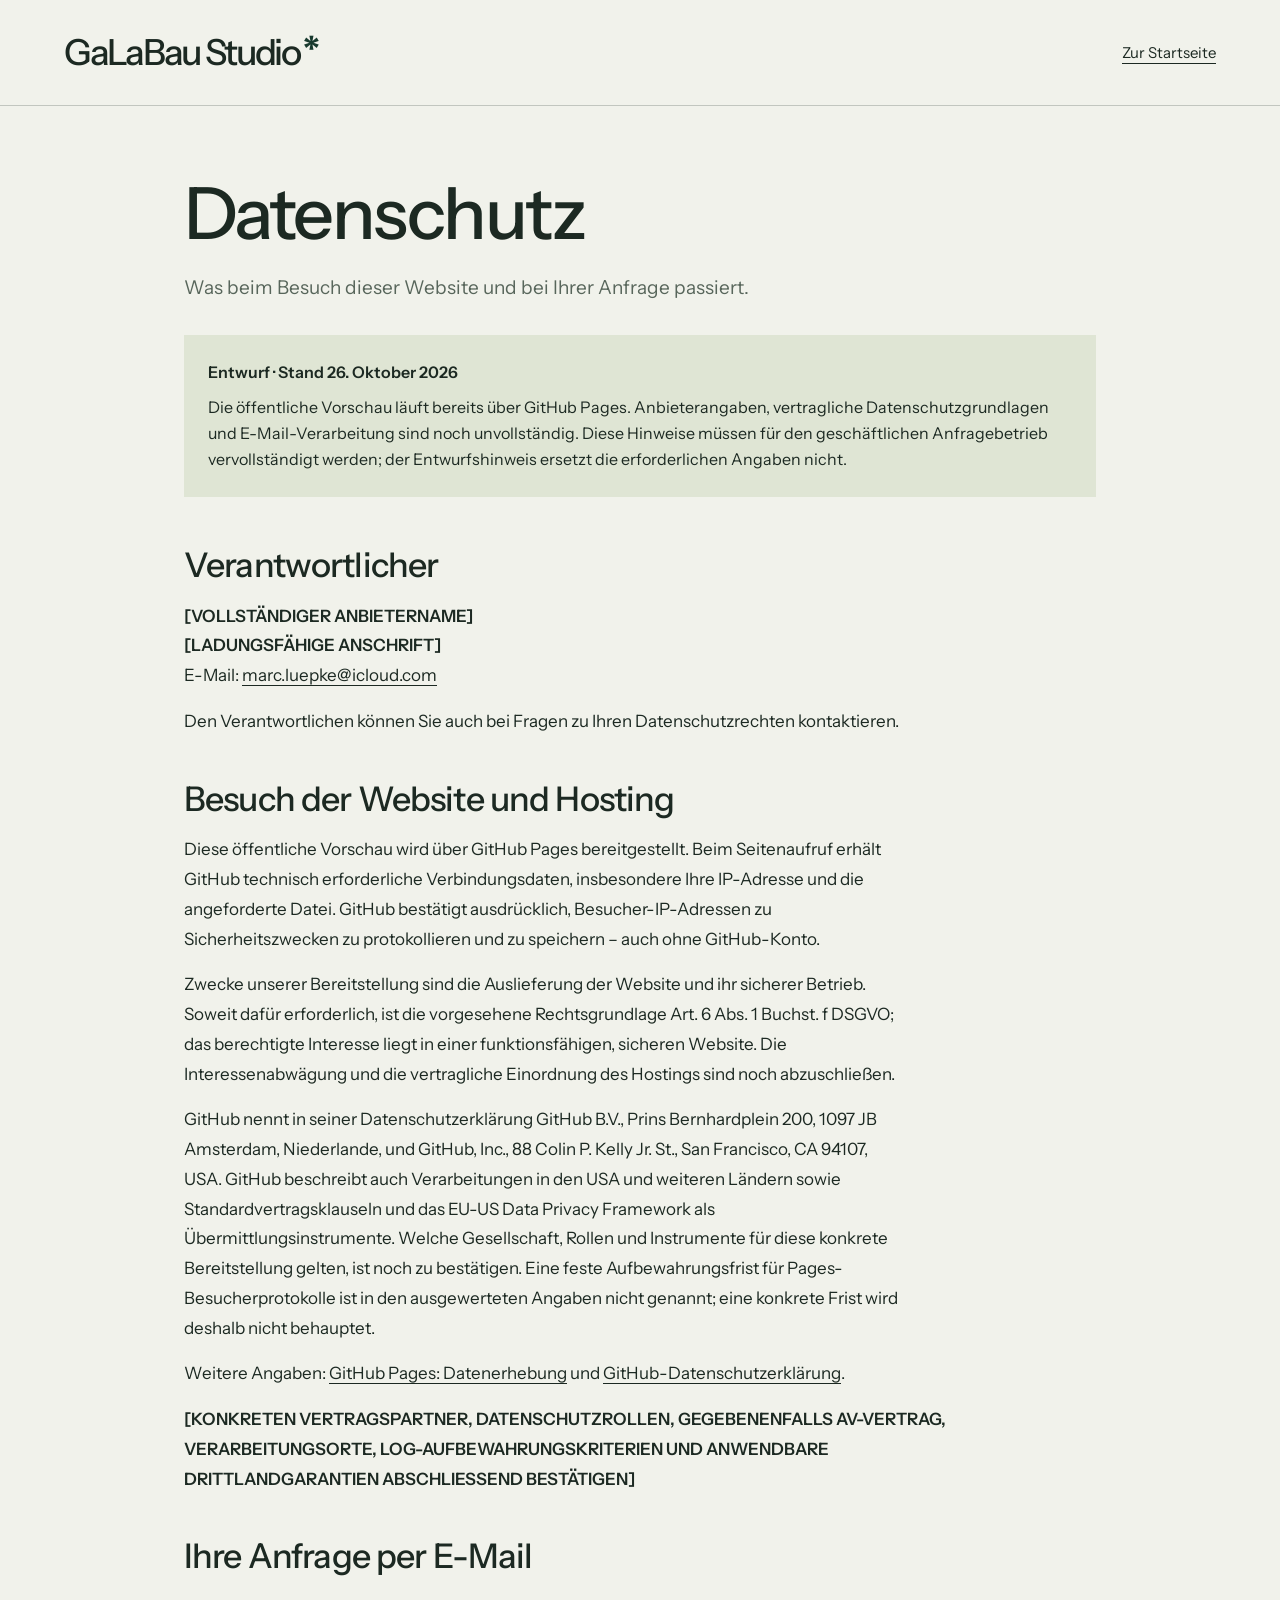
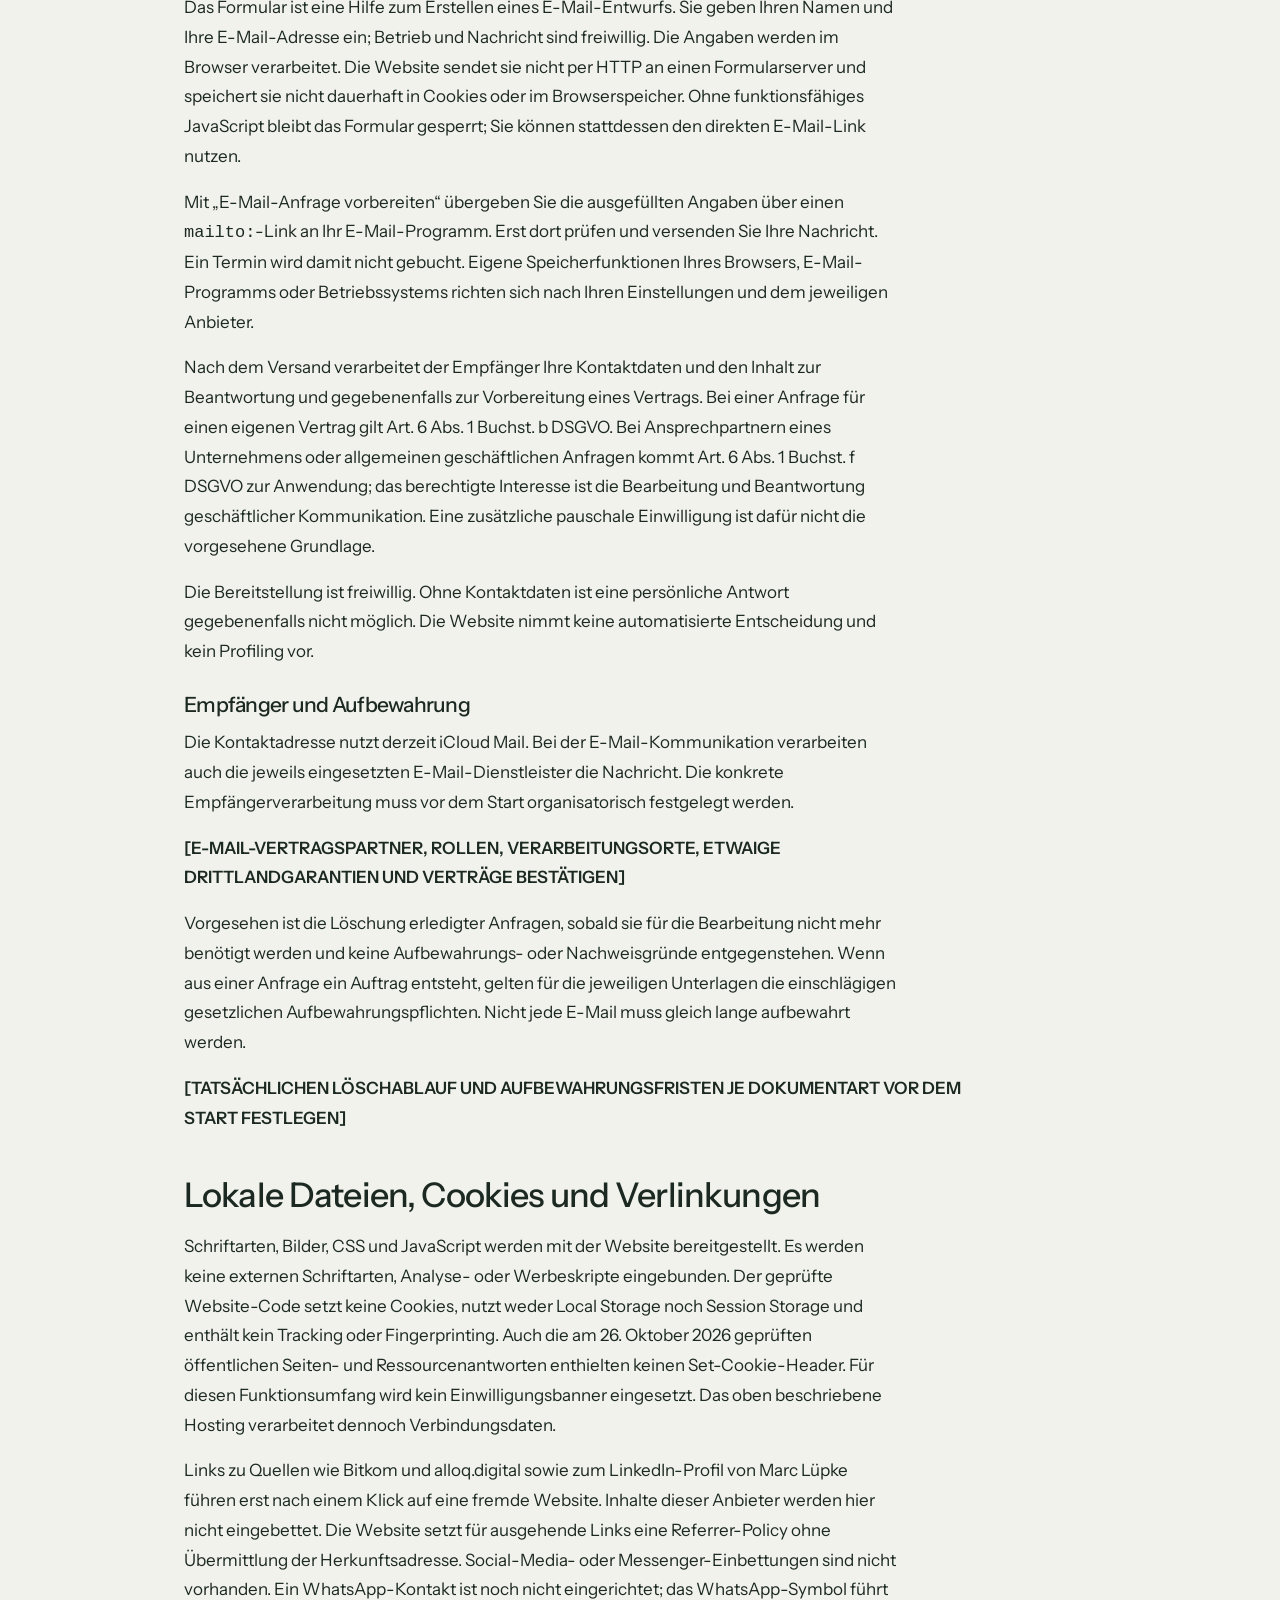
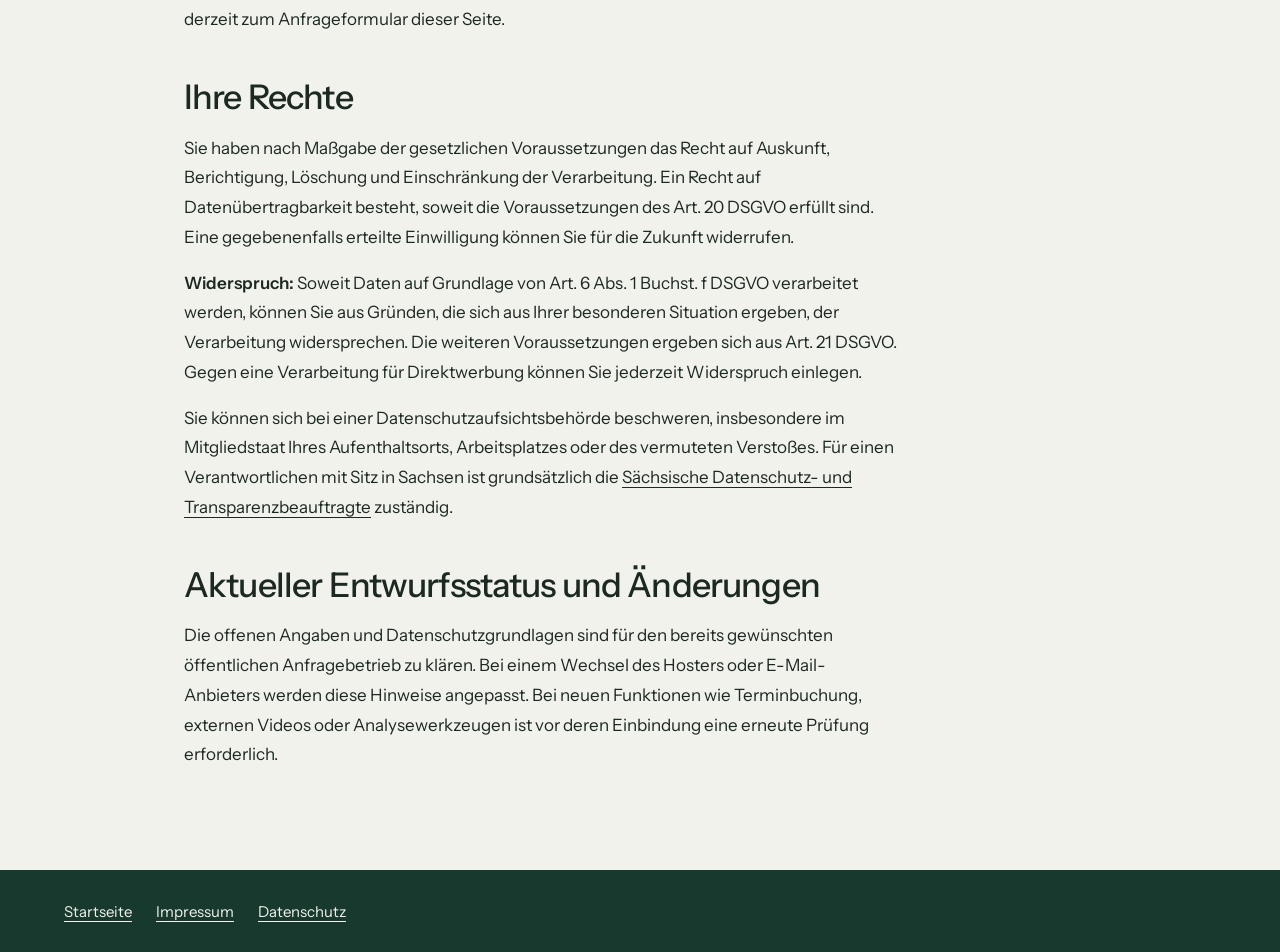
<file: datenschutz.html>
<!doctype html>
<html lang="de">
<head>
  <meta charset="utf-8">
  <meta name="viewport" content="width=device-width, initial-scale=1">
  <meta name="robots" content="noindex, nofollow, noarchive">
  <meta name="referrer" content="no-referrer">
  <meta http-equiv="Content-Security-Policy" content="default-src 'self'; script-src 'none'; style-src 'self'; img-src 'self'; font-src 'self'; connect-src 'none'; object-src 'none'; frame-src 'none'; base-uri 'none'; form-action 'none'">
  <title>Datenschutz · GaLaBau Studio · Entwurf</title>
  <meta name="description" content="Datenschutzhinweise zur Website und zum E-Mail-Entwurf. Entwurf mit noch offenen Anbieter- und Hostingangaben.">
  <link rel="stylesheet" href="fonts/fonts.css?v=c67a6bbd">
  <link rel="stylesheet" href="css/style.css?v=bb6611f1">
  <link rel="stylesheet" href="css/legal.css?v=20261020">
</head>
<body class="legal-page">
  <a class="skip" href="#inhalt">Zum Inhalt</a>
  <header class="legal-header"><a class="wordmark" href="index.html" aria-label="GaLaBau Studio – Startseite">GaLaBau Studio<span aria-hidden="true">*</span></a><a href="index.html">Zur Startseite</a></header>
  <main class="legal-main" id="inhalt">
    <h1>Datenschutz</h1>
    <p class="legal-lead">Was beim Besuch dieser Website und bei Ihrer Anfrage passiert.</p>
    <aside class="legal-draft" aria-label="Entwurfsstatus"><strong>Entwurf · Stand 26. Oktober 2026</strong>Die öffentliche Vorschau läuft bereits über GitHub Pages. Anbieterangaben, vertragliche Datenschutzgrundlagen und E-Mail-Verarbeitung sind noch unvollständig. Diese Hinweise müssen für den geschäftlichen Anfragebetrieb vervollständigt werden; der Entwurfshinweis ersetzt die erforderlichen Angaben nicht.</aside>
    <div class="legal-content">
      <section aria-labelledby="verantwortlicher"><h2 id="verantwortlicher">Verantwortlicher</h2><p><span class="legal-placeholder">[VOLLSTÄNDIGER ANBIETERNAME]</span><br><span class="legal-placeholder">[LADUNGSFÄHIGE ANSCHRIFT]</span><br>E-Mail: <a href="mailto:marc.luepke@icloud.com">marc.luepke@icloud.com</a></p><p>Den Verantwortlichen können Sie auch bei Fragen zu Ihren Datenschutzrechten kontaktieren.</p></section>
      <section aria-labelledby="hosting"><h2 id="hosting">Besuch der Website und Hosting</h2><p>Diese öffentliche Vorschau wird über GitHub Pages bereitgestellt. Beim Seitenaufruf erhält GitHub technisch erforderliche Verbindungsdaten, insbesondere Ihre IP-Adresse und die angeforderte Datei. GitHub bestätigt ausdrücklich, Besucher-IP-Adressen zu Sicherheitszwecken zu protokollieren und zu speichern – auch ohne GitHub-Konto.</p><p>Zwecke unserer Bereitstellung sind die Auslieferung der Website und ihr sicherer Betrieb. Soweit dafür erforderlich, ist die vorgesehene Rechtsgrundlage Art. 6 Abs. 1 Buchst. f DSGVO; das berechtigte Interesse liegt in einer funktionsfähigen, sicheren Website. Die Interessenabwägung und die vertragliche Einordnung des Hostings sind noch abzuschließen.</p><p>GitHub nennt in seiner Datenschutzerklärung GitHub B.V., Prins Bernhardplein 200, 1097 JB Amsterdam, Niederlande, und GitHub, Inc., 88 Colin P. Kelly Jr. St., San Francisco, CA 94107, USA. GitHub beschreibt auch Verarbeitungen in den USA und weiteren Ländern sowie Standardvertragsklauseln und das EU-US Data Privacy Framework als Übermittlungsinstrumente. Welche Gesellschaft, Rollen und Instrumente für diese konkrete Bereitstellung gelten, ist noch zu bestätigen. Eine feste Aufbewahrungsfrist für Pages-Besucherprotokolle ist in den ausgewerteten Angaben nicht genannt; eine konkrete Frist wird deshalb nicht behauptet.</p><p>Weitere Angaben: <a href="https://docs.github.com/en/pages/getting-started-with-github-pages/what-is-github-pages#data-collection" target="_blank" rel="noopener noreferrer">GitHub Pages: Datenerhebung</a> und <a href="https://docs.github.com/en/site-policy/privacy-policies/github-general-privacy-statement" target="_blank" rel="noopener noreferrer">GitHub-Datenschutzerklärung</a>.</p><p class="legal-placeholder">[KONKRETEN VERTRAGSPARTNER, DATENSCHUTZROLLEN, GEGEBENENFALLS AV-VERTRAG, VERARBEITUNGSORTE, LOG-AUFBEWAHRUNGSKRITERIEN UND ANWENDBARE DRITTLANDGARANTIEN ABSCHLIESSEND BESTÄTIGEN]</p></section>
      <section aria-labelledby="kontakt"><h2 id="kontakt">Ihre Anfrage per E-Mail</h2><p>Das Formular ist eine Hilfe zum Erstellen eines E-Mail-Entwurfs. Sie geben Ihren Namen und Ihre E-Mail-Adresse ein; Betrieb und Nachricht sind freiwillig. Die Angaben werden im Browser verarbeitet. Die Website sendet sie nicht per HTTP an einen Formularserver und speichert sie nicht dauerhaft in Cookies oder im Browserspeicher. Ohne funktionsfähiges JavaScript bleibt das Formular gesperrt; Sie können stattdessen den direkten E-Mail-Link nutzen.</p><p>Mit „E-Mail-Anfrage vorbereiten“ übergeben Sie die ausgefüllten Angaben über einen <code>mailto:</code>-Link an Ihr E-Mail-Programm. Erst dort prüfen und versenden Sie Ihre Nachricht. Ein Termin wird damit nicht gebucht. Eigene Speicherfunktionen Ihres Browsers, E-Mail-Programms oder Betriebssystems richten sich nach Ihren Einstellungen und dem jeweiligen Anbieter.</p><p>Nach dem Versand verarbeitet der Empfänger Ihre Kontaktdaten und den Inhalt zur Beantwortung und gegebenenfalls zur Vorbereitung eines Vertrags. Bei einer Anfrage für einen eigenen Vertrag gilt Art. 6 Abs. 1 Buchst. b DSGVO. Bei Ansprechpartnern eines Unternehmens oder allgemeinen geschäftlichen Anfragen kommt Art. 6 Abs. 1 Buchst. f DSGVO zur Anwendung; das berechtigte Interesse ist die Bearbeitung und Beantwortung geschäftlicher Kommunikation. Eine zusätzliche pauschale Einwilligung ist dafür nicht die vorgesehene Grundlage.</p><p>Die Bereitstellung ist freiwillig. Ohne Kontaktdaten ist eine persönliche Antwort gegebenenfalls nicht möglich. Die Website nimmt keine automatisierte Entscheidung und kein Profiling vor.</p><h3>Empfänger und Aufbewahrung</h3><p>Die Kontaktadresse nutzt derzeit iCloud Mail. Bei der E-Mail-Kommunikation verarbeiten auch die jeweils eingesetzten E-Mail-Dienstleister die Nachricht. Die konkrete Empfängerverarbeitung muss vor dem Start organisatorisch festgelegt werden.</p><p class="legal-placeholder">[E-MAIL-VERTRAGSPARTNER, ROLLEN, VERARBEITUNGSORTE, ETWAIGE DRITTLANDGARANTIEN UND VERTRÄGE BESTÄTIGEN]</p><p>Vorgesehen ist die Löschung erledigter Anfragen, sobald sie für die Bearbeitung nicht mehr benötigt werden und keine Aufbewahrungs- oder Nachweisgründe entgegenstehen. Wenn aus einer Anfrage ein Auftrag entsteht, gelten für die jeweiligen Unterlagen die einschlägigen gesetzlichen Aufbewahrungspflichten. Nicht jede E-Mail muss gleich lange aufbewahrt werden.</p><p class="legal-placeholder">[TATSÄCHLICHEN LÖSCHABLAUF UND AUFBEWAHRUNGSFRISTEN JE DOKUMENTART VOR DEM START FESTLEGEN]</p></section>
      <section aria-labelledby="lokale-dateien"><h2 id="lokale-dateien">Lokale Dateien, Cookies und Verlinkungen</h2><p>Schriftarten, Bilder, CSS und JavaScript werden mit der Website bereitgestellt. Es werden keine externen Schriftarten, Analyse- oder Werbeskripte eingebunden. Der geprüfte Website-Code setzt keine Cookies, nutzt weder Local Storage noch Session Storage und enthält kein Tracking oder Fingerprinting. Auch die am 26. Oktober 2026 geprüften öffentlichen Seiten- und Ressourcenantworten enthielten keinen Set-Cookie-Header. Für diesen Funktionsumfang wird kein Einwilligungsbanner eingesetzt. Das oben beschriebene Hosting verarbeitet dennoch Verbindungsdaten.</p><p>Links zu Quellen wie Bitkom und alloq.digital sowie zum LinkedIn-Profil von Marc Lüpke führen erst nach einem Klick auf eine fremde Website. Inhalte dieser Anbieter werden hier nicht eingebettet. Die Website setzt für ausgehende Links eine Referrer-Policy ohne Übermittlung der Herkunftsadresse. Social-Media- oder Messenger-Einbettungen sind nicht vorhanden. Ein WhatsApp-Kontakt ist noch nicht eingerichtet; das WhatsApp-Symbol führt derzeit zum Anfrageformular dieser Seite.</p></section>
      <section aria-labelledby="rechte"><h2 id="rechte">Ihre Rechte</h2><p>Sie haben nach Maßgabe der gesetzlichen Voraussetzungen das Recht auf Auskunft, Berichtigung, Löschung und Einschränkung der Verarbeitung. Ein Recht auf Datenübertragbarkeit besteht, soweit die Voraussetzungen des Art. 20 DSGVO erfüllt sind. Eine gegebenenfalls erteilte Einwilligung können Sie für die Zukunft widerrufen.</p><p><strong>Widerspruch:</strong> Soweit Daten auf Grundlage von Art. 6 Abs. 1 Buchst. f DSGVO verarbeitet werden, können Sie aus Gründen, die sich aus Ihrer besonderen Situation ergeben, der Verarbeitung widersprechen. Die weiteren Voraussetzungen ergeben sich aus Art. 21 DSGVO. Gegen eine Verarbeitung für Direktwerbung können Sie jederzeit Widerspruch einlegen.</p><p>Sie können sich bei einer Datenschutzaufsichtsbehörde beschweren, insbesondere im Mitgliedstaat Ihres Aufenthaltsorts, Arbeitsplatzes oder des vermuteten Verstoßes. Für einen Verantwortlichen mit Sitz in Sachsen ist grundsätzlich die <a href="https://www.datenschutz.sachsen.de/beschwerde-einreichen.html" target="_blank" rel="noopener noreferrer">Sächsische Datenschutz- und Transparenzbeauftragte</a> zuständig.</p></section>
      <section aria-labelledby="aenderungen"><h2 id="aenderungen">Aktueller Entwurfsstatus und Änderungen</h2><p>Die offenen Angaben und Datenschutzgrundlagen sind für den bereits gewünschten öffentlichen Anfragebetrieb zu klären. Bei einem Wechsel des Hosters oder E-Mail-Anbieters werden diese Hinweise angepasst. Bei neuen Funktionen wie Terminbuchung, externen Videos oder Analysewerkzeugen ist vor deren Einbindung eine erneute Prüfung erforderlich.</p></section>
    </div>
  </main>
  <footer class="legal-footer"><a href="index.html">Startseite</a><a href="impressum.html">Impressum</a><a href="datenschutz.html" aria-current="page">Datenschutz</a></footer>
</body>
</html>
</file>
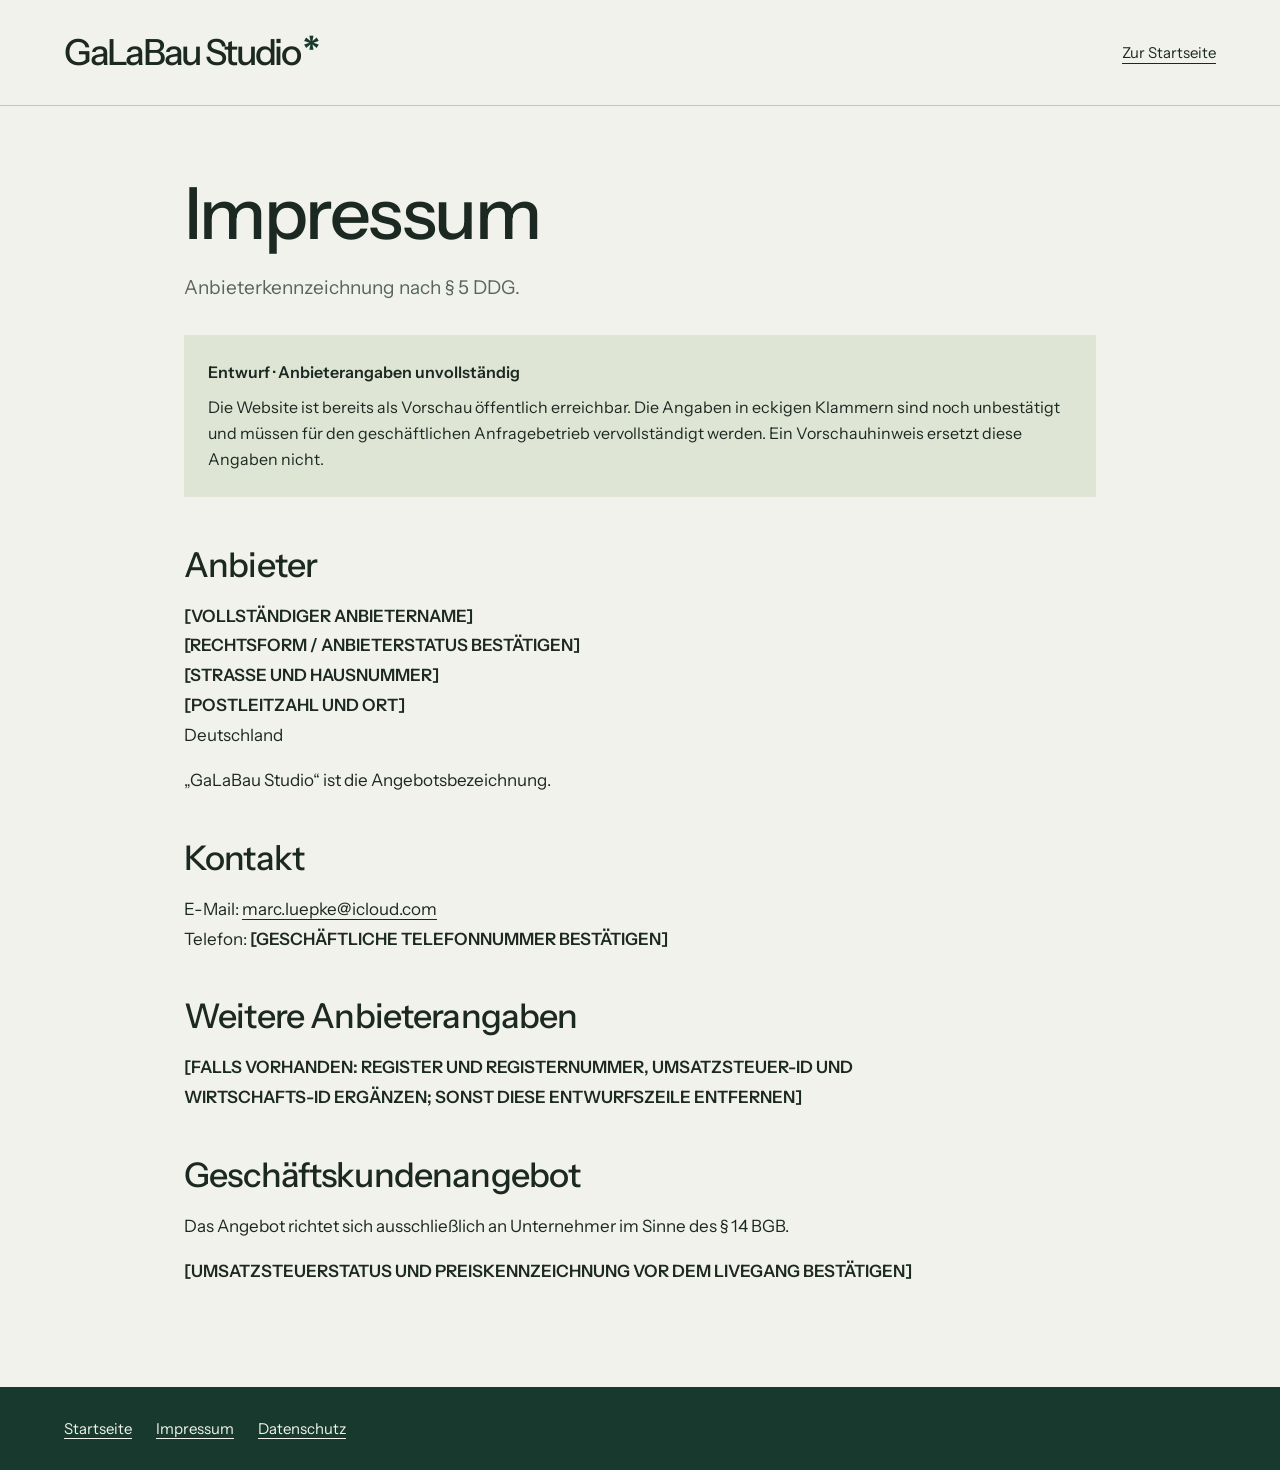
<file: impressum.html>
<!doctype html>
<html lang="de">
<head>
  <meta charset="utf-8">
  <meta name="viewport" content="width=device-width, initial-scale=1">
  <meta name="robots" content="noindex, nofollow, noarchive">
  <meta name="referrer" content="no-referrer">
  <meta http-equiv="Content-Security-Policy" content="default-src 'self'; script-src 'none'; style-src 'self'; img-src 'self'; font-src 'self'; connect-src 'none'; object-src 'none'; frame-src 'none'; base-uri 'none'; form-action 'none'">
  <title>Impressum · GaLaBau Studio · Entwurf</title>
  <meta name="description" content="Entwurf der Anbieterkennzeichnung. Die Anbieterangaben werden vor der Veröffentlichung vervollständigt.">
  <link rel="stylesheet" href="fonts/fonts.css?v=c67a6bbd">
  <link rel="stylesheet" href="css/style.css?v=bb6611f1">
  <link rel="stylesheet" href="css/legal.css?v=20261020">
</head>
<body class="legal-page">
  <a class="skip" href="#inhalt">Zum Inhalt</a>
  <header class="legal-header"><a class="wordmark" href="index.html" aria-label="GaLaBau Studio – Startseite">GaLaBau Studio<span aria-hidden="true">*</span></a><a href="index.html">Zur Startseite</a></header>
  <main class="legal-main" id="inhalt">
    <h1>Impressum</h1>
    <p class="legal-lead">Anbieterkennzeichnung nach § 5 DDG.</p>
    <aside class="legal-draft" aria-label="Entwurfsstatus"><strong>Entwurf · Anbieterangaben unvollständig</strong>Die Website ist bereits als Vorschau öffentlich erreichbar. Die Angaben in eckigen Klammern sind noch unbestätigt und müssen für den geschäftlichen Anfragebetrieb vervollständigt werden. Ein Vorschauhinweis ersetzt diese Angaben nicht.</aside>
    <div class="legal-content">
      <section aria-labelledby="anbieter"><h2 id="anbieter">Anbieter</h2>
        <!-- § 5 Abs. 1 Nr. 1 DDG: Name und tatsächliche Niederlassungsanschrift. Die vorläufig privat genannte Anschrift wird nicht ungeprüft veröffentlicht. -->
        <p><span class="legal-placeholder">[VOLLSTÄNDIGER ANBIETERNAME]</span><br><span class="legal-placeholder">[RECHTSFORM / ANBIETERSTATUS BESTÄTIGEN]</span><br><span class="legal-placeholder">[STRASSE UND HAUSNUMMER]</span><br><span class="legal-placeholder">[POSTLEITZAHL UND ORT]</span><br>Deutschland</p>
        <p>„GaLaBau Studio“ ist die Angebotsbezeichnung.</p>
      </section>
      <section aria-labelledby="kontakt"><h2 id="kontakt">Kontakt</h2>
        <!-- § 5 Abs. 1 Nr. 2 DDG: schnelle elektronische Kontaktaufnahme und unmittelbare Kommunikation, einschließlich E-Mail. -->
        <p>E-Mail: <a href="mailto:marc.luepke@icloud.com">marc.luepke@icloud.com</a><br>Telefon: <span class="legal-placeholder">[GESCHÄFTLICHE TELEFONNUMMER BESTÄTIGEN]</span></p>
      </section>
      <section aria-labelledby="weitere-angaben"><h2 id="weitere-angaben">Weitere Anbieterangaben</h2>
        <!-- § 5 Abs. 1 Nr. 4 und Nr. 6 DDG: nur tatsächlich vorhandene Register- und Identifikationsangaben veröffentlichen. Keine private Steuernummer. -->
        <p class="legal-placeholder">[FALLS VORHANDEN: REGISTER UND REGISTERNUMMER, UMSATZSTEUER-ID UND WIRTSCHAFTS-ID ERGÄNZEN; SONST DIESE ENTWURFSZEILE ENTFERNEN]</p>
        <!-- § 18 Abs. 2 MStV: Bei künftig journalistisch-redaktionellem Angebot Verantwortlichen gesondert prüfen. Aktuell reine Leistungspräsentation. -->
        <!-- VSBG §§ 36/37: Ausschließlich B2B laut Briefing. Keine unbestätigte Teilnahme-/Nichtteilnahmeerklärung einsetzen. Bei Öffnung für Verbraucher erneut prüfen. -->
        <!-- Keine Verlinkung auf die seit 20.07.2025 eingestellte EU-OS-Plattform. -->
      </section>
      <section aria-labelledby="angebot"><h2 id="angebot">Geschäftskundenangebot</h2><p>Das Angebot richtet sich ausschließlich an Unternehmer im Sinne des § 14 BGB.</p><p class="legal-placeholder">[UMSATZSTEUERSTATUS UND PREISKENNZEICHNUNG VOR DEM LIVEGANG BESTÄTIGEN]</p></section>
    </div>
  </main>
  <footer class="legal-footer"><a href="index.html">Startseite</a><a href="impressum.html" aria-current="page">Impressum</a><a href="datenschutz.html">Datenschutz</a></footer>
</body>
</html>
</file>
<file: fonts/fonts.css>
@font-face {
  font-family: 'Instrument Sans';
  font-style: normal;
  font-weight: 400;
  font-stretch: normal;
  font-display: swap;
  src: url(instrument-sans-0.woff2) format('woff2');
}
@font-face {
  font-family: 'Instrument Sans';
  font-style: normal;
  font-weight: 500;
  font-stretch: normal;
  font-display: swap;
  src: url(instrument-sans-1.woff2) format('woff2');
}
@font-face {
  font-family: 'Instrument Sans';
  font-style: normal;
  font-weight: 600;
  font-stretch: normal;
  font-display: swap;
  src: url(instrument-sans-2.woff2) format('woff2');
}
@font-face {
  font-family: 'Instrument Serif';
  font-style: italic;
  font-weight: 400;
  font-display: swap;
  src: url(instrument-serif-italic-3.woff2) format('woff2');
}
@font-face {
  font-family: 'Instrument Serif';
  font-style: normal;
  font-weight: 400;
  font-display: swap;
  src: url(instrument-serif-4.woff2) format('woff2');
}
</file>
<file: css/style.css>
:root{--paper:#f1f2eb;--ink:#1c2922;--forest:#183a2e;--sage:#dfe5d4;--accent:#e4eab8;--muted:#58665b;--line:rgba(28,41,34,.22);--font:'Instrument Sans',sans-serif;--serif:'Instrument Serif',Georgia,serif;--ease:cubic-bezier(.22,1,.36,1);--page:clamp(24px,5vw,88px)}
*{box-sizing:border-box}
html{scroll-behavior:smooth;scroll-padding-top:105px}
body{margin:0;background:var(--paper);color:var(--ink);font-family:var(--font);font-size:17px;line-height:1.55;-webkit-font-smoothing:antialiased}
::selection{background:#d6e3a5;color:#183a2e}
a{color:inherit;text-decoration:none}
button,input,select,textarea{font:inherit}
button,a,input,textarea,select{-webkit-tap-highlight-color:transparent}
button{cursor:pointer}
img{display:block;max-width:100%;height:auto}
h1,h2,h3,p,figure{margin:0}
h1,h2,h3{font-weight:500;line-height:1.04;letter-spacing:-.035em}
h2{font-size:clamp(42px,5.3vw,80px)}
h3{font-size:28px}
em{font-family:var(--serif);font-weight:400;letter-spacing:-.025em}
p{max-width:65ch}
a:focus-visible,button:focus-visible,input:focus-visible,textarea:focus-visible,select:focus-visible,summary:focus-visible{outline:2px solid currentColor;outline-offset:6px}
.skip{position:fixed;top:12px;left:12px;background:var(--paper);padding:12px 20px;z-index:100;transform:translateY(-200%)}
.skip:focus{transform:none}
.button{display:inline-flex;align-items:center;justify-content:space-between;gap:32px;min-height:58px;padding:17px 25px;border:0;border-radius:3px;font-size:14px;font-weight:500;line-height:1.3;white-space:nowrap;transition:background .2s,transform .2s}
.button span{font-size:21px}
.button:hover{transform:translateY(-2px)}
.button:active{transform:scale(.98)}
.button-light{background:var(--accent);color:#1d2b20}
.button-light:hover{background:#f0f4cf}
.button-dark{background:var(--ink);color:var(--paper)}
.button-dark:hover{background:#31523e}
.text-link{display:inline-flex;align-items:center;gap:32px;padding-block:12px;border-bottom:1px solid currentColor;font-size:15px;font-weight:500}
.text-link span{font-size:22px;transition:transform .25s}
.text-link:hover .icon{transform:translate(3px,-3px)}
.site-header{position:absolute;left:0;top:0;width:100%;height:100px;display:flex;justify-content:space-between;align-items:center;padding:0 var(--page);z-index:20;color:#f6f5e9}
.wordmark{font-size:36px;font-weight:500;line-height:1;letter-spacing:-2.3px}
.wordmark span{color:var(--accent);font-size:45px;vertical-align:-4px;margin-left:2px}
#site-nav{display:flex;align-items:center;gap:35px;font-size:13px}
#site-nav>a{padding-block:13px}
.nav-contact{margin-left:26px;border-bottom:1px solid #a5b1a6;display:flex;gap:24px}
.nav-contact span{font-size:19px}
.menu-toggle{display:none}
.story{position:relative;height:300svh;min-height:1700px;background:#101914;color:#f4f5eb}
.story-stage{position:sticky;top:0;height:100svh;min-height:640px;overflow:clip;isolation:isolate}
.hero-photo,.hero-shade{position:absolute;inset:0}
.hero-photo{transform:scale(var(--photo-scale,1.03));opacity:var(--photo-opacity,1);will-change:transform,opacity}
.hero-photo img{width:100%;height:100%;object-fit:cover;object-position:58% 50%}
.hero-shade{background:linear-gradient(90deg,rgba(10,23,15,.6),rgba(10,23,15,.07) 80%),linear-gradient(0deg,rgba(8,19,12,.7),transparent 60%);opacity:var(--photo-opacity,1)}
.hero-intro{position:absolute;inset:clamp(145px,19svh,220px) var(--page) 125px;display:flex;flex-direction:column;justify-content:space-between;transform:translateY(var(--intro-y,0px));opacity:var(--intro-opacity,1);z-index:3}
.hero-intro h1{font-size:clamp(65px,7.9vw,118px);line-height:.94;max-width:900px;letter-spacing:-.04em}
.hero-intro h1 em{font-size:1.1em;line-height:.9;color:#edf0d5}
.hero-bottom{display:flex;justify-content:space-between;align-items:flex-end;gap:30px}
.hero-promise{font-size:clamp(25px,2.5vw,38px);line-height:1.15;margin-bottom:15px;letter-spacing:-.025em}
.hero-description{font-size:15px;line-height:1.6;color:#e3e9da}
.hero-bottom .button{margin-bottom:5px}
.story-floor{position:absolute;bottom:30px;left:var(--page);right:var(--page);display:flex;align-items:center;justify-content:space-between;gap:24px;font-size:11px;color:#d5dfcd;z-index:8}
.story-hint{display:flex;gap:14px;align-items:center}
.story-hint>span{font-size:22px}
.story-step{display:flex;align-items:center;gap:14px}
.story-step b{font-weight:400;min-width:60px}
.step-track{width:95px;height:2px;background:#5b6c5e;position:relative}
.step-track i{display:block;width:100%;height:100%;background:var(--accent);transform-origin:left;transform:scaleX(var(--progress,0))}
.scene-frame{position:absolute;top:50%;left:50%;width:min(920px,73vw);aspect-ratio:1.75;transform:translate(-50%,-40%) perspective(1600px) rotateX(var(--frame-rotate,9deg)) scale(var(--frame-scale,.9));transform-origin:center;opacity:var(--frame-opacity,0);background:#e9eae4;border-radius:7px;box-shadow:0 35px 90px #0005;overflow:hidden;will-change:transform,opacity;color:#17221a}
.window-bar{height:28px;display:flex;justify-content:space-between;align-items:center;padding:0 14px;background:#e2e4dc;border-bottom:1px solid #cdd2c7;font-size:9px;color:#536053}
.window-dots{display:flex;gap:5px}
.window-dots i{width:5px;height:5px;border-radius:50%;background:#889280}
.old-page,.new-page{position:absolute;inset:28px 0 0}
.demo-disclosure{position:absolute;bottom:10px;right:14px;line-height:1.2;font-family:var(--font);font-size:9px;color:#475648}
.new-page{opacity:var(--new-opacity,0);background:#f2f2e9}
.new-nav{height:50px;padding:0 27px;display:flex;align-items:center;justify-content:space-between;font-size:8px}
.new-nav strong{font-size:24px;letter-spacing:-1px;font-weight:500}
.new-nav strong span{font-size:9px;vertical-align:top;letter-spacing:0;margin-left:2px}
.new-garden{position:relative;height:calc(100% - 137px);min-height:150px;overflow:hidden;color:#f4f3dc}
.new-garden:after{content:'';position:absolute;inset:0;background:linear-gradient(90deg,#11211680,transparent 85%)}
.new-garden img{width:100%;height:100%;object-fit:cover}
.new-garden h3{position:absolute;top:20%;left:5%;font-size:clamp(28px,4.3vw,62px);z-index:1;font-weight:400}
.new-garden h3 em{font-size:1.12em}
.new-garden-button{position:absolute;bottom:12%;right:5%;background:#e9eccc;color:#1a3020;font-size:10px;padding:12px 16px;z-index:1}
.new-footer{padding:18px 28px;display:flex;justify-content:space-between;align-items:center}
.new-footer p{font-size:11px;line-height:1.3}
.new-footer>span{font-size:7px;letter-spacing:1px}
.new-page .demo-disclosure{bottom:6px;font-size:7px}
.scene-caption{position:absolute;top:15%;left:var(--page);right:var(--page);pointer-events:none;z-index:4}
.scene-caption h2{font-size:clamp(33px,4.2vw,62px);line-height:1.02}
.scene-caption>p{font-size:15px;color:#c9d3c1}
.story-old-caption{opacity:var(--old-caption,0)}
.story-old-caption>p{margin-bottom:12px}
.story-new-caption{opacity:var(--new-caption,0);display:flex;justify-content:space-between;align-items:flex-end;gap:30px}
.story-new-caption>p{max-width:280px;margin-bottom:8px}
.faq{background:#f1f2eb;display:grid;grid-template-columns:1fr 1.2fr;gap:10%;align-items:start}
.faq h2{font-size:clamp(39px,4.5vw,64px)}
.faq-items details{border-top:1px solid var(--line)}
.faq-items details:last-child{border-bottom:1px solid var(--line)}
summary{list-style:none;cursor:pointer;padding:24px 0;display:flex;justify-content:space-between;align-items:center;gap:20px;font-size:17px;font-weight:500;line-height:1.35}
summary::-webkit-details-marker{display:none}
summary>.icon{width:23px;height:23px;flex:none;transition:transform .2s}
details[open] summary>.icon{transform:rotate(45deg)}
details>p{padding:0 35px 25px 0;font-size:15px;color:var(--muted);line-height:1.7}
.contact{background:#dce4ce;display:grid;grid-template-columns:1fr 1fr;gap:11%;padding-top:135px;padding-bottom:135px}
.contact h2{font-size:clamp(43px,4.7vw,70px)}
.contact-intro>p{font-size:17px;max-width:370px;color:#4d6048;margin-top:35px}
.contact-intro .text-link{margin-top:25px}
.contact-form{display:grid;grid-template-columns:1fr 1fr;gap:28px 24px;padding-top:5px}
.field{display:flex;flex-direction:column;gap:9px;min-width:0}
.field label{display:flex;flex-wrap:wrap;justify-content:space-between;font-size:12px;gap:3px}
.field label>span{font-size:10px;color:#526248}
.field input,.field select,.field textarea{min-width:0;width:100%;color:var(--ink);background:transparent;border:0;border-bottom:1px solid #627257;border-radius:0;padding:9px 0 12px;outline-offset:3px;font-size:15px;min-height:44px}
.field input::placeholder,.field textarea::placeholder{color:#58694e;opacity:1}
.field input:focus,.field select:focus,.field textarea:focus{border-bottom-color:#152c1b}
.field textarea{resize:vertical;min-height:88px}
.field-wide{grid-column:1/-1}
.consent-field>label{display:flex;align-items:flex-start;gap:11px;font-size:12px;line-height:1.5;cursor:pointer}
.consent-field input{accent-color:var(--ink);width:17px;height:17px;margin:1px 0;flex:none}
.field small,.consent-field small{font-size:12px;color:#8a251e}
.field small:empty,.consent-field small:empty{display:none}
[aria-invalid=true]{border-bottom-color:#8a251e!important}
.form-status{font-size:13px;padding:15px;border:1px solid #728265}
.form-status[hidden]{display:none}
.form-action .button{width:100%;text-align:left}
.form-action>p{font-size:11px;color:#4f6147;line-height:1.65;margin-top:12px}
.site-footer{background:#18291f;color:#e8eddf;padding:65px var(--page) 25px}
.footer-main{display:flex;justify-content:space-between;align-items:start;gap:30px;padding-bottom:70px}
.footer-main .wordmark{font-size:65px;letter-spacing:-4px}
.footer-main .wordmark span{font-size:75px}
.footer-main p{font-size:18px;line-height:1.3}
.back-top{font-size:12px;display:flex;gap:30px;padding-block:10px}
.back-top span{font-size:18px}
.footer-bottom{display:flex;justify-content:space-between;gap:20px;border-top:1px solid #71816a60;padding-top:22px;font-size:10px;color:#bbc8b2}
@media(min-width:1600px){.hero-intro h1{font-size:126px}
.story-stage{max-height:1100px}
}
@media(max-width:1000px){#site-nav{gap:22px}
.nav-contact{margin-left:0}
.hero-intro{bottom:120px}
.hero-intro h1{font-size:86px}
.hero-bottom{align-items:start;flex-direction:column;gap:22px}
.hero-bottom .button{min-height:52px}
.hero-promise{font-size:27px}
.hero-description{font-size:14px}
.scene-frame{width:84vw}
.scene-caption{top:13%}
.story-new-caption>p{max-width:210px;font-size:13px}
.faq{gap:7%;grid-template-columns:.9fr 1.1fr}
.contact{gap:7%}
.contact-form{gap:24px 18px;grid-template-columns:1fr}
.field-wide{grid-column:auto}
.hero-intro h1{line-height:.98}
}
@media(max-width:760px){html{scroll-padding-top:30px}
.site-header{height:80px;padding-inline:24px}
.wordmark{font-size:31px}
.wordmark span{font-size:40px}
.menu-toggle{display:flex;align-items:center;gap:20px;color:inherit;padding:12px 0 12px 15px;background:none;border:0;font-size:13px}
.menu-toggle>.icon{width:22px;height:22px}
#site-nav{display:none;position:absolute;top:75px;right:20px;left:20px;padding:22px;background:#1e3528;color:#eef1df;border-radius:4px;align-items:stretch;font-size:15px;gap:5px}
#site-nav.is-open{display:flex;flex-direction:column}
.nav-contact{margin-top:15px}
.hero-intro{inset:155px 24px 130px;justify-content:space-between}
.hero-intro h1{font-size:clamp(59px,12vw,87px);line-height:.96;letter-spacing:-.04em}
.hero-promise{font-size:24px;max-width:290px;margin-bottom:12px}
.hero-description{font-size:13px}
.hero-bottom{gap:24px}
.hero-bottom .button{font-size:12px;padding:15px 18px;gap:24px;min-height:50px}
.story{height:290svh;min-height:1650px}
.story-stage{min-height:650px}
.hero-photo img{object-position:48% center}
.hero-shade{background:linear-gradient(0deg,#0e1d12c7,transparent 80%),linear-gradient(90deg,#0b1c0e70,transparent)}
.story-floor{bottom:25px;left:24px;right:24px;font-size:9px;flex-wrap:wrap;gap:16px}
.story-hint{gap:8px}
.story-step{gap:8px}
.step-track{width:40px}
.story-step b{min-width:40px}
.scene-caption{top:17%;left:24px;right:24px}
.scene-caption h2{font-size:42px}
.scene-caption>p{font-size:12px}
.story-new-caption{display:block}
.story-new-caption>p{margin-top:16px;max-width:260px}
.scene-frame{width:calc(100vw - 34px);top:57%;aspect-ratio:1.36;border-radius:4px}
.window-bar{height:22px;font-size:7px;padding:0 10px}
.old-page,.new-page{top:22px}
.demo-disclosure{font-size:6px;bottom:7px;right:10px}
.new-nav{height:34px;padding:0 14px;font-size:5px}
.new-nav strong{font-size:17px}
.new-garden{height:calc(100% - 95px);min-height:120px}
.new-garden h3{font-size:30px;top:18%;left:6%}
.new-garden-button{font-size:6px;bottom:12%;padding:7px 9px;right:5%}
.new-footer{padding:11px 14px}
.new-footer p{font-size:7px}
.new-footer>span{font-size:4px;letter-spacing:.2px}
.new-page .demo-disclosure{font-size:5px;bottom:5px}
h2{font-size:44px}
.faq{grid-template-columns:1fr;gap:35px}
.faq h2{font-size:44px}
summary{padding-block:22px;font-size:16px}
.contact{grid-template-columns:1fr;gap:45px}
.contact h2{font-size:47px}
.contact-intro>p{font-size:15px;margin-top:25px}
.contact-form{grid-template-columns:1fr 1fr;gap:25px 15px}
.field-wide{grid-column:1/-1}
.field label{font-size:11px}
.field input,.field select,.field textarea{font-size:16px}
.form-action .button{font-size:13px}
.footer-main{flex-wrap:wrap;padding-bottom:45px}
.footer-main .wordmark{font-size:55px}
.footer-main .wordmark span{font-size:65px}
.footer-main p{font-size:15px}
.back-top{width:100%;margin-top:12px}
.footer-bottom{display:flex;flex-direction:column;gap:9px}
.site-footer{padding:45px 24px 25px}
}
@media(max-width:380px){.hero-intro h1{font-size:56px}
.hero-promise{font-size:22px}
.hero-intro{top:140px;bottom:120px}
.hero-description{font-size:12px}
.story-hint{font-size:8px}
.story-step{display:none}
.contact-form{grid-template-columns:1fr}
.field-wide{grid-column:auto}
.scene-caption h2{font-size:36px}
h2,.faq h2{font-size:39px}
.contact h2{font-size:42px}
}
@media(prefers-reduced-motion:reduce){html{scroll-behavior:auto}
*,*:before,*:after{animation-duration:.01ms!important;transition-duration:.01ms!important}
.story{height:auto;min-height:0}
.story-stage{position:relative;height:940px}
.hero-photo,.hero-shade{height:650px;opacity:1;transform:none}
.hero-intro{top:145px;bottom:auto;height:390px;opacity:1;transform:none}
.scene-frame{opacity:1;top:auto;bottom:75px;transform:translateX(-50%);width:min(600px,calc(100vw - 40px));aspect-ratio:1.75}
.old-page{display:none}
.new-page{opacity:1}
.scene-caption,.story-step{display:none}
.story-floor{bottom:20px}
.story-hint{font-size:0}
.story-hint:after{content:'Gestaltungsbeispiel · kein Kundenprojekt';font-size:10px}
.story-hint>span{display:none}
}
html:not(.js) .story{height:auto;min-height:0}
html:not(.js) .story-stage{position:relative;height:100svh}
html:not(.js) .scene-frame,html:not(.js) .scene-caption{display:none}
html:not(.js) #site-nav{display:flex}
html:not(.js) .menu-toggle{display:none}
/* The scene stays comfortably between its statement and its scroll indicator. */
@media(min-width:761px){.scene-frame{width:min(1000px,82vw,100svh);top:53%;transform:translate(-50%,-35%) perspective(1600px) rotateX(var(--frame-rotate,9deg)) scale(var(--frame-scale,.9))}.scene-caption{top:12%}}
.story-stage:before{content:'';position:absolute;inset:0;background:var(--stage-color,#d8d7d1);opacity:var(--stage-light,0);z-index:-1;pointer-events:none;transition:background-color .6s ease}
body[data-tone=sage] .faq{background:#edf0e4}
body[data-tone=forest] .contact{background:#dae2ce}
@media(prefers-reduced-motion:reduce) and (min-width:761px){.scene-frame{top:auto;bottom:55px;transform:translateX(-50%);width:min(600px,calc(100vw - 40px))}
}
.field label>span{font-size:11px}
.story-floor,.form-action>p{font-size:12px}
.footer-bottom{font-size:11px}
@media(max-width:760px){.story-floor{font-size:10px}
.story-step{display:none}
.form-action>p{font-size:12px}
}
/* Local Lucide SVGs: consistent strokes, no icon font or runtime dependency. */
.icon-defs{position:absolute;width:0;height:0;overflow:hidden;pointer-events:none}
.icon{display:inline-block;width:20px;height:20px;flex:none;fill:none;stroke:currentColor;stroke-width:1.6;stroke-linecap:round;stroke-linejoin:round;vertical-align:middle}
.text-link>.icon{transition:transform .25s}
.window-bar>.icon{width:12px;height:12px}
.new-nav .icon{width:9px;height:9px}
.new-garden-button .icon{width:11px;height:11px;margin-left:8px}
.footer-bottom .icon{width:13px;height:13px;margin-left:5px}
</file>
<file: css/sections.css>
/* Shared world, distinct compositions. Existing garden sequence lives in style.css. */
:root{ --surface-sage:#e3e7d9; --section-gap:100px; --arrival:cubic-bezier(.16,1,.3,1); }
html{ scrollbar-color:#76856d #e6eadf; }
button,input,select,textarea{ caret-color:var(--forest); }
.chapter{ padding:110px var(--page); transition:background-color .7s ease; }
h2,h3{ text-wrap:balance; }
.section-intro{ display:flex; justify-content:space-between; align-items:flex-end; gap:60px; margin-bottom:58px; }
.section-intro h2{ flex:none; }
.section-intro>p,.section-intro>div{ max-width:370px; color:var(--muted); font-size:16px; padding-bottom:5px; }
.section-intro .text-link{ color:var(--ink); margin-top:19px; }
.hero-promise{ font-size:clamp(43px,4.8vw,69px); line-height:1.03; letter-spacing:-.035em; margin:0; }
.hero-promise>span{ color:var(--accent); }
.hero-bottom{ display:grid; grid-template-columns:1.4fr 1fr; align-items:end; gap:40px; }
.hero-action-group{ justify-self:end; }
.hero-description{ font-size:15px; margin-bottom:20px; }
.hero-bottom .button{ margin:0; }
/* A portfolio image, a mobile viewport and an inquiry: three actual jobs, three forms. */
.impact{ background:var(--paper); padding-bottom:90px; }
.feature-board{ display:grid; grid-template-columns:1.12fr 1fr; grid-template-rows:285px 285px; gap:22px; }
.feature-board>article{ position:relative; overflow:hidden; isolation:isolate; }
.feature-board h3{ font-size:clamp(28px,2.5vw,39px); line-height:1.08; letter-spacing:-.03em; }
.feature-board p{ font-size:15px; line-height:1.55; margin-top:16px; }
.feature-projects{ grid-row:1/3; color:#f2f4e9; background:#25382b; }
.feature-projects>img{ width:100%; height:100%; object-fit:cover; object-position:48% center; transition:transform .8s var(--arrival); }
.feature-projects-shade{ position:absolute; inset:0; background:linear-gradient(0deg,#12251af2,transparent 70%),linear-gradient(90deg,#14251a75,transparent 85%); }
.project-frame{ position:absolute; top:25px; left:28px; right:28px; display:flex; align-items:center; gap:25px; padding-bottom:18px; border-bottom:1px solid #f2f4e94d; }
.project-frame>span:first-child{ font-size:28px; letter-spacing:-1.2px; }
.project-frame>span:nth-child(2){ margin-left:auto; font-size:10px; }
.project-frame>.icon{ width:15px; height:15px; }
.feature-projects-copy{ position:absolute; bottom:67px; left:38px; right:30px; }
.feature-projects-copy h3{ font-size:clamp(36px,3.6vw,54px); }
.feature-projects-copy p{ color:#e0e8d6; }
.example-note{ position:absolute; left:38px; bottom:22px; font-size:11px; color:#e0e8d6; }
.feature-mobile{ background:#dce4cf; padding:35px; }
.feature-copy{ position:relative; z-index:2; }
.feature-mobile .feature-copy{ max-width:55%; }
.feature-mobile p{ max-width:190px; color:#52624b; }
.phone-preview{ position:absolute; width:185px; height:320px; top:35px; right:27px; background:#f1f2e9; border:6px solid #203326; border-radius:27px; overflow:hidden; transform:rotate(7deg) translateY(15px); transform-origin:bottom center; box-shadow:12px 20px 35px #20332626; transition:transform .6s var(--arrival); }
.phone-camera{ width:47px; height:10px; margin:7px auto 4px; background:#203326; border-radius:8px; }
.phone-nav{ display:flex; align-items:center; justify-content:space-between; padding:8px 11px; font-size:15px; letter-spacing:-.7px; }
.phone-nav>span{ font-size:6px; letter-spacing:0; }
.phone-garden{ position:relative; height:148px; color:#f0f1d7; }
.phone-garden:after{ content:''; position:absolute; inset:0; background:linear-gradient(90deg,#14251a90,transparent); }
.phone-garden img{ width:100%; height:100%; object-fit:cover; }
.phone-garden>span{ position:absolute; top:30px; left:12px; z-index:1; font-size:24px; line-height:.98; letter-spacing:-.7px; }
.phone-content{ padding:12px; }
.phone-content>span{ font-size:8px; display:block; }
.phone-lines{ margin-top:8px; width:80%; height:10px; border-block:1px solid #bec7b3; }
.phone-content .phone-action{ display:flex; justify-content:space-between; background:#e2e9bc; margin-top:14px; padding:7px; font-size:6px; }
.phone-action>.icon{ width:10px; height:10px; }
.feature-inquiry{ background:#e8ebe3; display:grid; grid-template-columns:1fr 1fr; gap:28px; padding:32px; align-items:center; }
.feature-inquiry .feature-copy{ order:-1; }
.feature-inquiry p{ color:#58665b; }
.inquiry-preview{ background:#fbfcf6; padding:20px 17px; transform:rotate(-4deg); box-shadow:7px 12px 24px #26372812; transition:transform .5s var(--arrival); }
.inquiry-preview>span{ font-size:12px; }
.inquiry-preview>div:not(.inquiry-preview-end){ display:flex; gap:10px; justify-content:space-between; align-items:center; border-bottom:1px solid #8b9781; font-size:11px; padding:14px 0 12px; margin-top:12px; }
.inquiry-preview .icon{ width:15px; height:15px; }
.inquiry-preview-end{ display:flex; gap:12px; justify-content:space-between; align-items:center; margin-top:20px; font-size:9px; }
.inquiry-preview-end>span:last-child{ background:var(--ink); color:var(--paper); padding:8px; }
.feature-disclosure{ text-align:right; font-size:11px; color:var(--muted); margin-top:16px; }
/* The line carries an ordered collaboration, not a decorative progress metric. */
.offer{ background:var(--surface-sage); }
.offer .section-intro{ margin-bottom:55px; }
/* Two alternatives should be comparable at a glance. */
.packages{ background:var(--paper); }
.pricing-grid{ display:grid; grid-template-columns:repeat(2,minmax(0,1fr)); gap:24px; }
.package{ display:flex; flex-direction:column; padding:40px; border-radius:12px; background:#e8ecdf; border:0; }
.package-top{ display:flex; align-items:center; justify-content:space-between; }
.package-top h3{ font-size:40px; }
.package-top>.icon{ width:30px; height:30px; color:#49633d; }
.package-fit{ font-size:16px; color:#4f614b; margin-top:14px; min-height:25px; }
.package-price{ display:flex; gap:16px; align-items:flex-end; margin-top:30px; }
.package-price>span{ font-size:96px; line-height:.9; letter-spacing:-.04em; font-variant-numeric:lining-nums tabular-nums; }
.currency{ font-size:36px; vertical-align:top; margin-left:8px; position:relative; top:4px; }
.package-price p{ font-size:13px; margin-bottom:7px; color:#4f614b; }
.package-scope{ display:flex; align-items:center; gap:14px; margin-top:30px; padding:20px 0; border-block:1px solid #1c29222b; }
.package-scope>strong{ font-weight:400; font-size:43px; line-height:1; }
.package-scope>span{ font-size:12px; line-height:1.45; color:#4f614b; }
.package-features{ list-style:none; padding:25px 0 30px; margin:0 0 auto; display:grid; gap:12px; }
.package-features li{ display:flex; gap:12px; align-items:flex-start; font-size:15px; line-height:1.5; }
.package-features .icon{ width:15px; height:20px; color:#47663e; margin-top:1px; }
.package>.button{ width:100%; margin-top:15px; min-height:57px; }
.package-pro{ background:#1c3b2c; color:#eef1e5; }
.package-pro .package-top>.icon{ color:#dbe7ad; }
.package-pro .package-fit,.package-pro .package-price p,.package-pro .package-scope>span{ color:#cfdbbf; }
.package-pro .package-scope{ border-color:#d7e2c638; }
.package-pro .package-features .icon{ color:var(--accent); }
.package-note{ font-size:12px; color:var(--muted); margin-top:24px; max-width:none; }
/* A real portrait is the center of the mindmap. No invented personal claims. */
.about{ background:#1b3729; color:#edf0e2; padding-bottom:65px; }
.about .section-intro{ margin-bottom:22px; }
.about .section-intro>p{ color:#ced9c3; }
.mindmap{ position:relative; display:grid; grid-template-columns:1fr 320px 1fr; grid-template-rows:260px 260px; column-gap:70px; max-width:1200px; margin:0 auto; }
.mind-connections{ position:absolute; inset:0; width:100%; height:100%; color:#a5b48f; pointer-events:none; }
.mind-branch{ stroke:currentColor; stroke-width:1; vector-effect:non-scaling-stroke; stroke-dasharray:1; stroke-dashoffset:0; }
.mind-node{ position:relative; z-index:2; align-self:center; padding:10px 0; background:none; }
.mind-node>.icon{ width:23px; height:23px; color:var(--accent); margin-bottom:15px; }
.mind-node h3{ font-size:29px; margin-bottom:13px; }
.mind-node p{ font-size:14px; line-height:1.65; color:#d0dcc5; }
.mind-node-design{ grid-column:1; grid-row:1; }
.mind-node-tech{ grid-column:3; grid-row:1; }
.mind-node-marketing{ grid-column:1; grid-row:2; }
.mind-node-personal{ grid-column:3; grid-row:2; }
.about-close{ display:flex; align-items:center; justify-content:space-between; gap:30px; margin-top:20px; border-top:1px solid #d5dfc52e; padding-top:24px; }
.about-close p{ color:#ccd8bf; font-size:14px; }
.about-close .text-link{ color:var(--accent); }
/* Quiet, compact questions, then a distinct close. */
.faq{ background:var(--paper); padding-block:95px; }
.faq h2{ font-size:clamp(38px,4.2vw,62px); }
.contact{ background:#dce4ce; padding-top:90px; padding-bottom:90px; gap:9%; }
.contact-intro{ position:relative; isolation:isolate; padding:45px 32px; background:#243b2a; color:#f0f2e4; overflow:hidden; align-self:start; min-height:560px; display:flex; flex-direction:column; justify-content:flex-end; }
.contact-photo{ position:absolute; inset:0; z-index:-1; }
.contact-photo img{ width:100%; height:100%; object-fit:cover; object-position:60% center; }
.contact-photo:after{ content:''; position:absolute; inset:0; background:linear-gradient(0deg,#14281bec 8%,#1a3225bc 55%,#1a322522); }
.contact h2{ font-size:clamp(40px,4vw,59px); }
.contact-intro>p{ color:#dce6cf; font-size:15px; margin-top:25px; }
.contact-intro .text-link{ color:var(--accent); align-self:flex-start; margin-top:22px; font-size:14px; }
.contact-form{ align-content:start; padding-top:15px; }
.field label{ font-size:12px; }
.field label>span{ font-size:11px; }
.field input,.field select,.field textarea{ font-size:16px; }
.form-action>p{ font-size:12px; }
.consent-field>label{ font-size:13px; }
.contact-form input:focus-visible,.contact-form textarea:focus-visible,.contact-form select:focus-visible{ outline-color:#2b4c31; background:#e8eddf66; }
.menu-toggle[aria-expanded=true]>.icon{ transform:rotate(45deg); }
.menu-toggle>.icon{ transition:transform .2s; }
/* Animation is local to the previews and the connected personal story. */
@media(prefers-reduced-motion:no-preference){
  .feature-board.is-seen .phone-preview { animation:phone-arrival .85s var(--arrival) both; }
  .feature-board.is-seen .inquiry-preview { animation:inquiry-arrival .7s .12s var(--arrival) both; }
  .mindmap.is-seen .mind-branch { animation:connect 1s var(--arrival) both; }
  .mindmap.is-seen .mind-branch:nth-child(2) { animation-delay:.1s; }
  .mindmap.is-seen .mind-branch:nth-child(3) { animation-delay:.18s; }
  .mindmap.is-seen .mind-branch:nth-child(4) { animation-delay:.26s; }
  .mindmap.is-seen .mind-node { animation:node-arrival .55s .18s var(--arrival) both; }
  .mindmap.is-seen .mind-node-tech { animation-delay:.25s; }
  .mindmap.is-seen .mind-node-marketing { animation-delay:.3s; }
  .mindmap.is-seen .mind-node-personal { animation-delay:.35s; }
}
@media(hover:hover) and (prefers-reduced-motion:no-preference){.feature-projects:hover>img{ transform:scale(1.035); }
.feature-mobile:hover .phone-preview{ transform:rotate(3deg) translateY(0); }
.feature-inquiry:hover .inquiry-preview{ transform:rotate(0); }

}
@keyframes phone-arrival{from{ opacity:.7; transform:rotate(12deg) translateY(40px); }
to{ opacity:1; transform:rotate(7deg) translateY(15px); }
 }
@keyframes inquiry-arrival{from{ opacity:.65; transform:rotate(-7deg) translateY(18px); }
to{ opacity:1; transform:rotate(-4deg); }
 }
@keyframes connect{from{ stroke-dashoffset:1; opacity:.4; }
to{ stroke-dashoffset:0; opacity:1; }
 }
@keyframes node-arrival{from{ opacity:.6; transform:translateY(8px); }
to{ opacity:1; transform:translateY(0); }
 }
body[data-tone=sage] .impact,body[data-tone=sage] .packages,body[data-tone=sage] .faq{ background:#edf0e4; }
body[data-tone=forest] .offer,body[data-tone=forest] .contact{ background:#dae2ce; }
@media(min-width:1600px){.chapter{ padding-inline:max(6vw,calc((100vw - 1440px)/2)); }
 }
@media(max-width:1100px){.section-intro{ gap:35px; }
.section-intro h2{ font-size:65px; }
.feature-board{ grid-template-columns:1fr 1fr; }
.feature-mobile,.feature-inquiry{ padding:25px; }
.feature-board h3{ font-size:29px; }
.feature-projects-copy h3{ font-size:42px; }
.phone-preview{ width:154px; right:12px; top:45px; }
.feature-inquiry{ gap:15px; grid-template-columns:1.1fr 1fr; }
.inquiry-preview{ padding:15px 12px; }
.package{ padding:32px; }
.mind-node h3{ font-size:26px; }
.mind-node p{ font-size:13px; }
.mindmap{ grid-template-columns:1fr 300px 1fr; column-gap:35px; }
.contact{ gap:6%; }
.contact-intro{ padding:35px 25px; }

}
@media(max-width:1000px){.chapter{ padding-block:85px; }
.hero-intro{ top:140px; bottom:100px; }
.hero-bottom{ display:grid; grid-template-columns:1.25fr 1fr; gap:25px; align-items:end; }
.hero-promise{ font-size:46px; }
.hero-description{ font-size:13px; }
.hero-action-group .button{ font-size:12px; gap:20px; padding-inline:18px; }
.section-intro h2{ font-size:56px; }
.section-intro>p,.section-intro>div{ font-size:14px; }
.feature-board{ grid-template-rows:270px 270px; }
.feature-mobile .feature-copy{ max-width:58%; }
.feature-mobile .feature-copy h3{ font-size:26px; }
.feature-mobile .feature-copy p{ font-size:13px; max-width:145px; }
.phone-preview{ right:-10px; width:145px; }
.feature-inquiry{ display:block; }
.feature-inquiry .feature-copy{ max-width:60%; }
.feature-inquiry .feature-copy h3{ font-size:26px; }
.feature-inquiry p{ font-size:13px; }
.inquiry-preview{ position:absolute; width:145px; right:-17px; top:70px; transform:rotate(-6deg); }
.package{ padding:30px; }
.package-price>span{ font-size:83px; }
.package-features li{ font-size:14px; }
.mindmap{ grid-template-columns:1fr 270px 1fr; grid-template-rows:235px 235px; column-gap:25px; }
.mind-node h3{ font-size:24px; }
.mind-node p{ font-size:12px; }
.mind-node p br{ display:none; }
.mind-node-tech,.mind-node-personal{ padding-left:0; }
.about-close p{ max-width:250px; }
.contact h2{ font-size:43px; }
.contact-intro{ min-height:520px; padding:30px 24px; }

}
@media(max-width:760px){.chapter{ padding:70px 24px; }
.hero-intro{ top:138px; bottom:118px; }
.hero-intro h1{ font-size:clamp(59px,12vw,87px); }
.hero-bottom{ display:block; }
.hero-promise{ font-size:42px; line-height:1.02; max-width:none; }
.hero-action-group{ margin-top:22px; justify-self:stretch; width:100%; }
.hero-description{ font-size:13px; margin-bottom:17px; }
.hero-action-group .button{ min-height:50px; padding:15px 18px; font-size:12px; gap:25px; }
.section-intro{ display:block; margin-bottom:35px; }
.section-intro h2{ font-size:47px; }
.section-intro>p,.section-intro>div{ margin-top:24px; font-size:15px; max-width:100%; }
.section-intro .text-link{ margin-top:10px; font-size:14px; }
.feature-board{ grid-template-columns:1fr; grid-template-rows:460px 265px 265px; gap:16px; }
.feature-projects{ grid-row:auto; }
.project-frame{ top:20px; left:24px; right:24px; }
.project-frame>span:first-child{ font-size:25px; }
.project-frame>span:nth-child(2){ display:none; }
.project-frame>.icon{ margin-left:auto; }
.feature-projects-copy{ left:27px; bottom:57px; }
.feature-projects-copy h3{ font-size:42px; }
.feature-projects-copy p{ font-size:14px; margin-top:15px; }
.example-note{ left:27px; bottom:19px; }
.feature-mobile,.feature-inquiry{ padding:29px 25px; }
.feature-mobile .feature-copy{ max-width:57%; }
.feature-mobile .feature-copy h3,.feature-inquiry .feature-copy h3{ font-size:28px; }
.feature-mobile .feature-copy p{ font-size:14px; max-width:155px; }
.phone-preview{ width:158px; top:32px; right:3px; }
.feature-inquiry .feature-copy{ max-width:57%; }
.feature-inquiry p{ font-size:14px; }
.inquiry-preview{ width:155px; top:72px; right:-2px; padding:18px 13px; }
.feature-disclosure{ text-align:left; font-size:11px; margin-top:14px; }
.offer .section-intro{ margin-bottom:38px; }
.pricing-grid{ grid-template-columns:1fr; gap:18px; }
.package{ padding:30px 27px; }
.package-top h3{ font-size:36px; }
.package-fit{ font-size:14px; min-height:0; }
.package-price{ margin-top:27px; }
.package-price>span{ font-size:87px; }
.currency{ font-size:32px; }
.package-price p{ font-size:12px; }
.package-scope{ margin-top:27px; padding-block:18px; }
.package-features{ padding:22px 0 27px; gap:12px; }
.package-features li{ font-size:14px; }
.package>.button{ font-size:13px; }
.package-note{ font-size:12px; margin-top:22px; }
.about{ padding-bottom:45px; }
.about .section-intro{ margin-bottom:0; }
.mindmap{ display:grid; grid-template-columns:1fr 1fr; grid-template-rows:auto auto auto; gap:0 22px; margin-top:15px; }
.mind-connections{ display:none; }
.mind-node{ align-self:start; padding:25px 0; border-top:1px solid #d5dfc530; background:none; }
.mind-node-design{ grid-column:1; grid-row:2; }
.mind-node-tech{ grid-column:2; grid-row:2; }
.mind-node-marketing{ grid-column:1; grid-row:3; }
.mind-node-personal{ grid-column:2; grid-row:3; }
.mind-node h3{ font-size:22px; }
.mind-node p{ font-size:13px; line-height:1.6; }
.mind-node>.icon{ margin-bottom:13px; }
.about-close{ display:block; margin-top:5px; padding-top:22px; }
.about-close p{ font-size:14px; max-width:none; }
.about-close .text-link{ margin-top:10px; font-size:14px; gap:15px; }
.faq h2{ font-size:43px; }
.contact{ gap:35px; }
.contact-intro{ min-height:465px; margin:0 -24px; padding:40px 27px; }
.contact h2{ font-size:46px; }
.contact-intro>p{ font-size:14px; }
.contact-form{ padding-top:0; }

}
@media(max-width:380px){.hero-intro{ top:127px; bottom:105px; }
.hero-intro h1{ font-size:56px; }
.hero-promise{ font-size:37px; }
.hero-action-group{ margin-top:18px; }
.hero-description{ font-size:12px; }
.section-intro h2{ font-size:43px; }
.feature-mobile .feature-copy h3,.feature-inquiry .feature-copy h3{ font-size:25px; }
.feature-mobile .feature-copy p,.feature-inquiry .feature-copy p{ font-size:13px; }
.phone-preview{ right:-9px; width:148px; }
.inquiry-preview{ right:-11px; width:145px; }
.package{ padding:28px 23px; }
.mind-node h3{ font-size:20px; }
.mind-node p{ font-size:12px; }
.contact h2{ font-size:42px; }

}
@media(prefers-reduced-motion:reduce){.phone-preview,.inquiry-preview,.feature-projects>img{ transition:none; animation:none; }
.mind-branch,.mind-node{ animation:none!important; opacity:1; }
.mind-branch{ stroke-dashoffset:0; }
.hero-intro{ height:auto; bottom:auto; top:135px; }
.hero-bottom{ margin-top:45px; }
.story-stage{ height:1120px; }
.hero-photo,.hero-shade{ height:800px; }
.scene-frame{ bottom:65px; }

}
@media(prefers-reduced-motion:reduce) and (max-width:760px){.hero-intro{ top:135px; }
.hero-bottom{ margin-top:40px; }
.story-stage{ height:1150px; }
.scene-frame{ bottom:75px; }
.hero-photo,.hero-shade{ height:820px; }

}


/* A single drawn accent makes the message explicit, without looping. */
.hero-promise .must-word { display:inline-block; position:relative; color:#f2f3e7; }
.must-stroke { position:absolute; left:-3%; bottom:-.14em; width:109%; height:.27em; overflow:visible; pointer-events:none; fill:none; stroke:var(--accent); stroke-width:4; stroke-linecap:round; }
.must-stroke path { stroke-dasharray:1; stroke-dashoffset:0; }
@media(prefers-reduced-motion:no-preference) {
  .must-stroke path { animation:must-draw 850ms 600ms var(--arrival) both; }
  .hero-promise { animation:promise-focus 650ms 180ms var(--arrival) both; }
}
@keyframes must-draw { from { stroke-dashoffset:1; } to { stroke-dashoffset:0; } }
@keyframes promise-focus { from { opacity:.5; transform:translateY(8px); } to { opacity:1; transform:translateY(0); } }

/* A complete miniature garden website with a bounded, real inner scroll. */
.scene-frame { container-type:inline-size; aspect-ratio:1.68; }
.new-page { overflow:hidden; }
.demo-scroll { background:#f0f1e8; color:#22382a; transform:translateY(calc(var(--demo-travel,0px) * var(--demo-scroll,0) * -1)); }
.demo-scroll .icon { width:1.2cqw; height:1.2cqw; stroke-width:1.8; }
.demo-nav { height:6cqw; padding:0 3.4cqw; display:flex; align-items:center; justify-content:space-between; gap:2cqw; }
.demo-nav>strong { font-size:2.8cqw; line-height:1; font-weight:500; letter-spacing:-.04em; }
.demo-nav>span { font-size:.96cqw; }
.demo-nav-cta { display:flex; align-items:center; gap:1.6cqw; padding:.9cqw 1.25cqw; border:1px solid #83917b; }
.demo-hero { display:grid; grid-template-columns:44% 56%; height:24cqw; }
.demo-hero-copy { padding:2cqw 2cqw 2cqw 3.4cqw; }
.demo-hero h3 { font-size:4.9cqw; line-height:.95; letter-spacing:-.04em; }
.demo-hero p { font-size:1.03cqw; line-height:1.6; margin-top:1.5cqw; }
.demo-hero-action { display:flex; align-items:center; justify-content:space-between; max-width:22cqw; padding:.9cqw 0; margin-top:1.5cqw; font-size:1cqw; border-bottom:1px solid #64765e; }
.demo-hero-image { position:relative; overflow:hidden; }
.demo-hero-image>img { width:100%; height:100%; object-fit:cover; }
.demo-hero-image>span { position:absolute; bottom:1.5cqw; right:1.8cqw; padding:.7cqw 1cqw; font-size:.85cqw; background:#edf0db; }
.demo-services { height:7cqw; display:grid; grid-template-columns:1.25fr 1fr 1.25fr 1fr; align-items:center; gap:2cqw; padding:0 3.4cqw; border-bottom:1px solid #c3cdba; font-size:1.1cqw; }
.demo-services>span:first-child { font-size:1cqw; line-height:1.3; white-space:nowrap; }
.demo-services strong { font-weight:500; }
.demo-projects { display:grid; grid-template-columns:.85fr 1fr 1fr; gap:2.2cqw; padding:2.4cqw 3.4cqw; }
.demo-projects h4 { font-size:2.5cqw; font-weight:400; line-height:1.05; margin:.4cqw 0 0; letter-spacing:-.025em; }
.demo-projects p { margin-top:1.1cqw; font-size:.95cqw; line-height:1.5; }
.demo-project>img { width:100%; height:11cqw; object-fit:cover; object-position:center 60%; }
.demo-project>span { font-size:1.02cqw; display:flex; justify-content:space-between; align-items:center; padding-top:1cqw; }
.demo-consult { display:flex; align-items:center; justify-content:space-between; gap:3cqw; padding:2cqw 3.4cqw; background:#dfe5cf; }
.demo-consult>span:first-child { font-size:2.2cqw; letter-spacing:-.025em; }
.demo-consult-cta { display:flex; align-items:center; gap:1.5cqw; font-size:.9cqw; padding:1cqw 1.3cqw; background:#223d2c; color:#edf1df; }
.demo-footer { display:flex; justify-content:space-between; align-items:center; padding:1.6cqw 3.4cqw 3cqw; }
.demo-footer>strong { font-size:2cqw; font-weight:500; letter-spacing:-.035em; }
.demo-footer>span { font-size:.85cqw; }
.demo-concept-note { max-width:none; width:100%; position:absolute; bottom:0; left:0; right:0; padding:5px 10px; background:#f0f1e8; border-top:1px solid #d0d7c6; font-size:8px; text-align:right; }



/* A real design-workbench on the left, a compact ordered collaboration on the right. */
.offer { background:var(--paper); }
.process-workbench { display:grid; grid-template-columns:1.05fr 1fr; gap:10%; align-items:center; }
.process-preview { height:435px; position:relative; background:#dce4d1; isolation:isolate; }
.process-sheet { position:absolute; width:56%; top:28px; left:25px; padding:20px; background:#f9faf3; transform:rotate(-5deg); box-shadow:8px 15px 25px #21352514; }
.process-sheet-title { display:flex; align-items:center; justify-content:space-between; font-size:14px; padding-bottom:14px; gap:15px; }
.process-sheet-title .icon { width:19px; height:19px; }
.briefing-row { display:flex; align-items:center; justify-content:space-between; gap:15px; font-size:11px; border-top:1px solid #b3c1a3; padding:11px 0; }
.briefing-row .icon { width:13px; height:13px; color:#597846; }
.process-design { position:absolute; right:27px; bottom:56px; width:73%; background:#f3f5e9; box-shadow:10px 18px 30px #21352525; transform:rotate(3deg); }
.process-design-nav { display:flex; justify-content:space-between; align-items:center; padding:15px 19px; gap:18px; }
.process-design-nav strong { font-size:16px; font-weight:500; letter-spacing:-.025em; }
.process-design-nav>span { font-size:8px; }
.process-design-photo { height:175px; position:relative; overflow:hidden; color:#f2f4dd; }
.process-design-photo img { width:100%; height:100%; object-fit:cover; }
.process-design-photo:after { content:''; position:absolute; inset:0; background:linear-gradient(90deg,#14291da8,transparent); }
.process-design-photo>span { position:absolute; z-index:1; left:20px; top:35px; font-size:34px; line-height:.98; letter-spacing:-.025em; }
.process-design-footer { display:flex; align-items:center; justify-content:space-between; padding:14px 19px; gap:15px; font-size:9px; }
.process-design-footer .icon { width:15px; height:15px; }
.process-preview-note { position:absolute; left:25px; bottom:18px; font-size:10px; color:#53684b; }
.process { position:relative; --process-progress:1; }
.process ol { list-style:none; padding:0; margin:0; }
.process li { position:relative; padding:0 0 32px 68px; }
.process li:last-child { padding-bottom:0; }
.process li:before { content:''; position:absolute; width:7px; height:7px; border-radius:50%; top:15px; left:44px; background:#395c35; }
.process-number { position:absolute; top:0; left:0; font-size:25px; color:#607452; letter-spacing:-.025em; line-height:1.2; }
.process-rail { position:absolute; left:47px; width:1px; top:18px; bottom:0; background:#a6b797; }
.process-rail i { display:block; height:100%; width:100%; background:#42633d; transform:scaleY(var(--process-progress)); transform-origin:top; }
.process h3 { font-size:30px; margin-bottom:12px; }
.process p { font-size:15px; color:var(--muted); max-width:350px; }
.process-outcome { display:block; font-size:12px; font-weight:500; color:#4b6641; margin-top:11px; }

/* Three explicit offers, keeping Pro the visual anchor. */
.pricing-grid { grid-template-columns:repeat(3,minmax(0,1fr)); gap:20px; }
.package { padding:30px; }
.package-top h3 { font-size:35px; }
.package-top>.icon { width:24px; height:24px; }
.package-fit { font-size:14px; line-height:1.55; min-height:44px; margin-top:14px; }
.package-price { min-height:82px; gap:12px; margin-top:24px; }
.package-price>span { font-size:82px; }
.package-price p { font-size:12px; }
.currency { font-size:30px; margin-left:5px; }
.package-scope { margin-top:26px; }
.package-features li { font-size:14px; }
.package>.button { padding-inline:21px; font-size:13px; gap:18px; }
.custom-price>span { font-size:36px; line-height:.98; letter-spacing:-.025em; }
.custom-price em { font-size:1.2em; }
.package-scope .custom-scope { font-size:22px; line-height:1.04; }
.package-custom { background:#f3f4ed; border:1px solid #b6c3aa; }
.package-note { max-width:90ch; }

/* A quiet, bounded editorial portrait replaces the faded floating cutout. */
.mind-portrait { grid-column:2; grid-row:1/3; align-self:center; width:100%; padding:0; z-index:1; position:relative; border-radius:9px; overflow:hidden; background:#e6ebdd; }
.mind-portrait img { width:100%; height:382px; object-fit:cover; object-position:center 18%; filter:none; mask-image:none; }
.mind-portrait:after { display:none; }
.mind-portrait figcaption { position:relative; text-align:left; padding:17px 20px 19px; color:#213b2a; }
.mind-portrait figcaption strong { display:block; font-size:25px; font-weight:500; letter-spacing:-.025em; line-height:1.15; }
.mind-portrait figcaption span { display:block; font-size:11px; color:#4e6546; margin-top:6px; }
.mind-portrait figcaption .portrait-note { font-size:9px; line-height:1.45; margin-top:7px; color:#52674b; }

@media(max-width:1100px) {
  .process-workbench { gap:6%; }
  .process-preview { height:425px; }
  .process-sheet { width:60%; left:20px; padding:16px; }
  .process-design { right:20px; width:78%; }
  .process-design-nav>span { display:none; }
  .process h3 { font-size:27px; }
  .process p { font-size:14px; }
  .package { padding:25px; }
  .package-top h3 { font-size:30px; }
  .package-price>span { font-size:72px; }
  .custom-price>span { font-size:33px; }
  .package-price p { font-size:11px; }
  .package-features li { font-size:13px; }
  .package>.button { font-size:12px; padding-inline:16px; }
  .mind-portrait img { height:355px; }
}
@media(max-width:900px) and (min-width:761px) {
  .pricing-grid { grid-template-columns:1fr 1fr; }
  .package-custom { grid-column:1/3; display:grid; grid-template-columns:1fr 1fr; gap:0 30px; }
  .package-custom .package-top,.package-custom .package-fit,.package-custom .custom-price,.package-custom .package-scope { grid-column:1; }
  .package-custom .package-features { grid-column:2; grid-row:1/5; padding-top:10px; }
  .package-custom>.button { grid-column:2; align-self:end; }
}
@media(max-width:760px) {
  .scene-frame { aspect-ratio:1.34; }
  .demo-concept-note { font-size:6px; padding:4px 7px; }
  .process-workbench { grid-template-columns:1fr; gap:38px; }
  .process-preview { height:345px; }
  .process-sheet { top:20px; left:18px; width:60%; padding:15px; }
  .process-sheet-title { font-size:11px; padding-bottom:10px; }
  .briefing-row { font-size:9px; padding-block:8px; }
  .process-design { bottom:48px; right:18px; width:78%; }
  .process-design-photo { height:145px; }
  .process-design-photo>span { font-size:30px; top:27px; left:17px; }
  .process-design-nav { padding:12px 15px; }
  .process-design-footer { padding:12px 15px; font-size:8px; }
  .process-preview-note { left:18px; bottom:15px; font-size:9px; }
  .process li { padding:0 0 30px 66px; }
  .process h3 { font-size:27px; }
  .process p { font-size:14px; }
  .pricing-grid { grid-template-columns:1fr; gap:18px; }
  .package { padding:30px 27px; }
  .package-top h3 { font-size:36px; }
  .package-fit { font-size:14px; min-height:0; }
  .package-price>span { font-size:86px; }
  .package-price p { font-size:12px; }
  .package-features li { font-size:14px; }
  .custom-price>span { font-size:38px; }
  .package>.button { font-size:13px; }
  .mind-portrait { grid-column:1/3; grid-row:1; width:100%; max-width:350px; margin:15px auto 25px; }
  .mind-portrait img { height:365px; }
  .mind-portrait figcaption { padding:17px 20px; }
  .mind-portrait figcaption strong { font-size:26px; }
}
@media(max-width:380px) {
  .process-design-photo>span { font-size:27px; }
  .package { padding:27px 23px; }
}
@media(prefers-reduced-motion:reduce) {
  .hero-promise,.must-stroke path { animation:none; opacity:1; transform:none; }
  .must-stroke path { stroke-dashoffset:0; }
  .demo-scroll { transform:none; }
  .process-rail i { transform:none; }
}
.package-custom .package-top h3 { font-size:clamp(22px,1.85vw,27px); line-height:1.15; letter-spacing:-.025em; }
.mind-portrait figcaption .portrait-note { font-size:10px; }
@media(max-width:760px) { .package-custom .package-top h3 { font-size:25px; } }
@media(max-width:380px) { .package-custom .package-top h3 { font-size:23px; } }

.mind-portrait figcaption .portrait-note { font-size:11px; }

/* The customer's decision: evidence above, garden and clear answers on one continuous stage. */
.value { background:#e3e8da; }
.value-opening { display:grid; grid-template-columns:minmax(0,1fr) 270px; gap:9%; align-items:end; margin-bottom:42px; }
.value h2 { font-size:clamp(40px,4.15vw,62px); line-height:1.06; }
.value-lead { max-width:570px; margin-top:24px; font-size:18px; line-height:1.6; color:#42573f; }
.value-evidence { border-top:1px solid #a5b697; padding-top:17px; }
.value-evidence p { font-size:16px; line-height:1.5; }
.value-evidence strong { display:block; font-size:64px; line-height:1; letter-spacing:-.035em; font-weight:400; margin-bottom:12px; }
.value-evidence strong span { font-size:28px; vertical-align:top; position:relative; top:6px; margin-left:3px; }
.value-evidence b { font-weight:500; }
.value-evidence a { display:flex; gap:12px; align-items:center; font-size:11px; line-height:1.6; text-decoration:underline; text-underline-offset:3px; margin-top:12px; color:#42573f; }
.value-evidence .icon { width:15px; height:15px; flex:none; }
.value-landscape { display:grid; grid-template-columns:1fr 1fr; background:#1b3829; color:#f1f2e5; overflow:hidden; }
.value-garden { position:relative; min-height:420px; }
.value-garden img { width:100%; height:100%; position:absolute; inset:0; object-fit:cover; object-position:42% center; }
.value-garden::after { content:''; position:absolute; inset:0; background:linear-gradient(0deg,#0d2116d9,transparent 80%); }
.value-garden figcaption { position:absolute; z-index:1; bottom:32px; left:35px; right:25px; font-size:clamp(29px,2.9vw,43px); line-height:1.08; letter-spacing:-.025em; }
.value-garden figcaption small { display:block; font-family:var(--font); font-size:11px; line-height:1.5; letter-spacing:0; margin-top:19px; color:#e0e8d6; }
.value-answer { padding:36px 42px 30px; }
.value-answer h3 { font-size:clamp(29px,2.6vw,38px); line-height:1.1; font-weight:400; }
.value-answer>p { max-width:355px; font-size:16px; line-height:1.6; color:#cbd9bf; margin-top:17px; }
.value-answer dl { margin:23px 0 0; }
.value-answer dl>div { display:grid; grid-template-columns:1fr 1.12fr; gap:19px; border-top:1px solid #82977580; padding-block:15px; align-items:baseline; }
.value-answer dt { font-size:19px; line-height:1.3; }
.value-answer dd { font-size:15px; line-height:1.5; margin:0; color:#d3dec7; }
@media(max-width:1100px) {
 .value-opening { gap:6%; grid-template-columns:minmax(0,1fr) 245px; }
 .value-answer { padding:30px; }
 .value-answer dl>div { grid-template-columns:1fr; gap:5px; padding-block:13px; }
 .value-garden { min-height:450px; }
}
@media(max-width:760px) {
 .value-opening { grid-template-columns:1fr; gap:26px; margin-bottom:28px; }
 .value h2 { font-size:41px; }
 .value-lead { font-size:17px; margin-top:21px; }
 .value-evidence { padding-top:18px; }
 .value-evidence p { padding-left:116px; position:relative; min-height:64px; }
 .value-evidence strong { position:absolute; left:0; top:0; font-size:62px; margin:0; }
 .value-evidence strong span { font-size:26px; }
 .value-evidence a { font-size:11px; max-width:300px; margin-top:10px; }
 .value-landscape { grid-template-columns:1fr; }
 .value-garden { min-height:240px; }
 .value-garden img { object-position:46% 54%; }
 .value-garden figcaption { left:25px; bottom:24px; font-size:32px; }
 .value-garden figcaption small { margin-top:12px; }
 .value-answer { padding:28px 25px 18px; }
 .value-answer h3 { font-size:31px; }
 .value-answer>p { margin-top:15px; }
 .value-answer dl { margin-top:22px; }
 .value-answer dl>div { gap:6px; padding-block:16px; }
 .value-answer dt { font-size:20px; }
 .value-answer dd { font-size:16px; }
}
@media(max-width:380px) { .value h2 { font-size:37px; } .value-answer { padding-inline:23px; } .value-answer h3 { font-size:29px; } }


/* The real entry conditions sit next to the price, where the decision is made. */
.package-terms{ display:flex; flex-wrap:wrap; gap:4px 18px; margin-top:18px; font-size:14px; font-weight:500; line-height:1.45; }
.package-terms>span{ display:inline-flex; align-items:center; gap:8px; }
.package-terms .icon{ width:15px; height:15px; color:#47663e; }
.package-pro .package-terms{ color:#eef1e5; }
.package-pro .package-terms .icon{ color:var(--accent); }
.package-custom .package-terms{ color:#4f614b; font-weight:400; }
.package-terms+.package-scope{ margin-top:20px; }
.package-features li.is-excluded{ color:#5d6c5a; }
.package-features li.is-excluded .icon{ color:#8a9883; }
@media(min-width:901px){ .package-terms{ min-height:calc(2.9em + 4px); align-content:flex-start; } }

/* Labels read before placeholders: larger, calmer form for the final step. */
.contact-form .field label{ font-size:14px; font-weight:500; align-items:baseline; }
.contact-form .field label>span{ font-size:12px; font-weight:400; color:#4f6147; }
.contact-form .consent-field>label{ font-size:14px; }
.contact-form .field small,.contact-form .consent-field small{ font-size:13px; }
.contact-form .form-action>p{ font-size:13px; }
@media(max-width:560px){ .contact-form{ grid-template-columns:1fr; gap:24px; } }

/* Quiet second line: hierarchy by weight and tone, serif italics stay for hero, #warum and contact. */
h2 .quiet{ font-weight:400; color:#5d6c5a; }
.about h2 .quiet{ color:#b7c6ab; }

/* #warum, block 3: the agency cost is crossed out once, the monthly all-in rate carries the answer. */
.value-deal{ display:grid; grid-template-columns:minmax(0,.75fr) minmax(0,2fr); gap:24px 7%; margin-top:clamp(64px,7vw,100px); align-items:start; }
.value-deal>h3{ font-size:clamp(32px,3.2vw,48px); line-height:1.06; letter-spacing:-.035em; }
.deal-compare{ display:grid; grid-template-columns:minmax(0,1fr) minmax(0,1.25fr); border-top:1px solid #a5b697; }
.deal-before{ padding:26px 36px 4px 0; border-right:1px solid #a5b697; color:#55664f; }
.deal-now{ padding:26px 0 4px 36px; }
.deal-label{ font-size:14px; font-weight:500; color:#4b6641; margin-bottom:14px; }
.deal-figure{ font-size:clamp(28px,2.7vw,40px); line-height:1.05; letter-spacing:-.035em; margin-bottom:14px; }
.deal-now .deal-figure{ font-size:clamp(38px,4vw,60px); font-weight:500; color:var(--ink); }
.deal-before>p:not(.deal-label):not(.deal-figure),.deal-now>p:not(.deal-label):not(.deal-figure){ font-size:16px; line-height:1.55; }
.deal-strike-wrap{ position:relative; display:inline-block; white-space:nowrap; }
.deal-strike{ position:absolute; left:-4%; top:12%; width:108%; height:78%; overflow:visible; fill:none; stroke:#2f5a3c; stroke-width:2.6; stroke-linecap:round; pointer-events:none; }
.deal-strike path{ stroke-dasharray:1; stroke-dashoffset:0; }
.deal-source{ display:inline-flex; gap:8px; align-items:center; margin-top:14px; font-size:12px; text-decoration:underline; text-underline-offset:3px; color:#4f6147; }
.deal-source .icon{ width:13px; height:13px; }
.deal-points{ list-style:none; padding:0; margin:20px 0 0; display:grid; gap:11px; }
.deal-points li{ display:flex; gap:11px; align-items:flex-start; font-size:16px; line-height:1.45; font-weight:500; }
.deal-points .icon{ width:18px; height:18px; color:#47663e; margin-top:2px; }
.deal-close{ grid-column:2; display:flex; align-items:center; justify-content:space-between; gap:24px; padding-top:24px; border-top:1px solid #a5b697; }
.deal-close p{ font-size:clamp(18px,1.6vw,22px); line-height:1.35; letter-spacing:-.015em; max-width:430px; }
@media(prefers-reduced-motion:no-preference){
  html.js .value-deal:not(.is-seen) .deal-strike path{ stroke-dashoffset:1; }
  .value-deal.is-seen .deal-strike path{ animation:must-draw 750ms 300ms var(--arrival) both; }
}
@media(max-width:1100px){ .value-deal{ grid-template-columns:1fr; } .deal-close{ grid-column:1; } }
@media(max-width:760px){
  .value-deal{ margin-top:56px; gap:22px; }
  .value-deal>h3{ font-size:34px; }
  .deal-compare{ grid-template-columns:1fr; }
  .deal-before{ padding:22px 0 24px; border-right:0; border-bottom:1px solid #a5b697; }
  .deal-now{ padding:24px 0 0; }
  .deal-close{ display:block; }
  .deal-close .button{ width:100%; margin-top:18px; }
}

/* FAQ: grouped answers on the right, a sticky personal side on the left; the open question becomes a quiet panel. */
.faq{ grid-template-columns:minmax(0,.8fr) minmax(0,1.3fr); gap:8%; }
.faq-side{ position:sticky; top:40px; display:grid; gap:44px; }
.faq-intro>p{ margin-top:24px; font-size:16px; color:var(--muted); max-width:300px; }
.faq-contact{ display:grid; grid-template-columns:64px 1fr; gap:18px; align-items:start; padding-top:24px; border-top:1px solid var(--line); max-width:360px; }
.faq-contact img{ width:64px; height:64px; border-radius:50%; object-fit:cover; object-position:center 18%; background:#dfe5d4; }
.faq-contact strong{ display:block; font-size:18px; font-weight:500; letter-spacing:-.015em; line-height:1.3; }
.faq-contact p{ font-size:14px; color:var(--muted); margin-top:4px; }
.faq-contact .text-link{ margin-top:12px; font-size:14px; gap:20px; }
.faq-group+.faq-group{ margin-top:40px; }
.faq-group>h3{ font-size:14px; font-weight:500; letter-spacing:0; color:#4b6641; margin-bottom:10px; }
.faq .faq-items details{ --bleed:20px; position:relative; margin-inline:calc(var(--bleed) * -1); padding-inline:var(--bleed); border:0; border-radius:8px; transition:background-color 200ms ease; }
.faq .faq-items details::before,.faq .faq-items details:last-child::after{ content:''; position:absolute; left:var(--bleed); right:var(--bleed); height:1px; background:var(--line); transition:opacity 200ms ease; }
.faq .faq-items details::before{ top:0; }
.faq .faq-items details:last-child::after{ bottom:0; }
.faq .faq-items details[open]{ background:#e5eadb; }
.faq .faq-items details[open]::before,.faq .faq-items details[open]::after,.faq .faq-items details[open]+details::before{ opacity:0; }
.faq summary{ padding-block:21px; }
.faq summary>.icon{ width:34px; height:34px; padding:8px; border:1px solid #a9b69e; border-radius:50%; transition:transform 200ms cubic-bezier(.23,1,.32,1), background-color 200ms ease, color 200ms ease, border-color 200ms ease; }
.faq details[open] summary>.icon{ background:var(--ink); border-color:var(--ink); color:var(--paper); }
@media(hover:hover) and (pointer:fine){ .faq summary:hover{ color:#2f5a3c; } .faq details:not([open]) summary:hover>.icon{ border-color:#2f5a3c; } }
.faq details>p{ font-size:16px; padding:0 52px 24px 0; }
.faq details>p strong{ display:block; font-weight:500; color:var(--ink); margin-bottom:4px; }
@media(prefers-reduced-motion:no-preference){
  .faq-items{ interpolate-size:allow-keywords; }
  .faq details::details-content{ block-size:0; overflow:hidden; transition:block-size 240ms cubic-bezier(.23,1,.32,1), content-visibility 240ms allow-discrete; }
  .faq details[open]::details-content{ block-size:auto; }
}
@media(max-width:1000px){ .faq .faq-items details{ --bleed:14px; } }
@media(max-width:760px){
  .faq{ grid-template-columns:1fr; gap:30px; }
  .faq-side{ display:contents; }
  .faq-intro{ order:1; } .faq-groups{ order:2; } .faq-contact{ order:3; max-width:none; }
  .faq-group+.faq-group{ margin-top:30px; }
  .faq details>p{ padding-right:8px; }
  .faq summary>.icon{ width:32px; height:32px; padding:7px; }
}

/* Corten accent: one warm material colour against the greens, only on selling marks, never as a surface. */
:root{ --corten:#b4592f; --corten-light:#d27b48; }
.must-stroke{ stroke:var(--corten-light); }
.value-evidence strong{ color:var(--corten); }
.deal-strike{ stroke:var(--corten); }
.deal-points .icon{ color:var(--corten); }
.faq .faq-items details[open]{ box-shadow:inset 3px 0 0 var(--corten); }

/* Framing for the new garden photographs. */
.value-garden img{ object-position:center 62%; }
.contact-photo img{ object-position:center 55%; }
.phone-garden img{ object-position:center 42%; }
.process-design-photo img{ object-position:center 42%; }

/* Scroll story: a believable 2011 builder site, a light stage, and one customer site in three looks. */
.scene-frame .old-page{ background:#c6c6c6 repeating-linear-gradient(45deg,#cacaca 0 .4cqw,#c2c2c2 .4cqw .8cqw); opacity:var(--old-opacity,1); padding:1.6cqw 0 0; overflow:hidden; font-family:Verdana,Arial,sans-serif; color:#333; }
.os-site{ width:70%; margin:0 auto; background:#fff; border:1px solid #8a8a8a; box-shadow:0 0 .8cqw #0003; }
.os-head{ display:flex; justify-content:space-between; align-items:center; gap:2cqw; padding:1.5cqw 2cqw; background:linear-gradient(#7aa555,#3f6d2b); color:#fff; border-bottom:.35cqw solid #2d5220; }
.os-logo{ font-family:'Times New Roman',Times,serif; font-size:1.5cqw; line-height:1.05; letter-spacing:.06em; text-shadow:.12cqw .12cqw 0 #1f3a14; }
.os-logo b{ display:block; font-size:2.3cqw; text-transform:uppercase; }
.os-tel{ font-family:Arial,sans-serif; font-size:.95cqw; text-align:right; line-height:1.4; }
.os-nav{ display:flex; background:linear-gradient(#fafafa,#cdcdcd); border-bottom:1px solid #9a9a9a; }
.os-nav span{ flex:1; text-align:center; padding:.75cqw 0; font-family:Arial,sans-serif; font-size:1.05cqw; color:#0645ad; text-decoration:underline; border-right:1px solid #b0b0b0; }
.os-nav span:first-child{ background:#fff; color:#333; text-decoration:none; font-weight:bold; }
.os-body{ display:grid; grid-template-columns:26% 1fr; gap:1.8cqw; padding:1.6cqw 1.8cqw 2cqw; }
.os-body aside{ align-self:start; background:#ffffd6; border:1px dashed #c9b44a; padding:1cqw; font-family:Arial,sans-serif; font-size:.95cqw; line-height:1.35; }
.os-body aside b{ color:#c00; font-size:1.15cqw; }
.os-body aside p{ margin:.6cqw 0; max-width:none; }
.os-body a{ color:#0645ad; text-decoration:underline; }
.os-body h3{ font-family:'Times New Roman',Times,serif; font-size:2cqw; font-weight:bold; letter-spacing:0; line-height:1.15; color:#2f5f1f; margin-bottom:1.1cqw; text-wrap:wrap; }
.os-body img{ float:left; width:42%; height:auto; margin:0 1.4cqw .6cqw 0; border:.4cqw ridge #c8c8c8; filter:saturate(.7) contrast(.9) brightness(1.05); }
.os-body p{ font-family:'Times New Roman',Times,serif; font-size:1.25cqw; line-height:1.35; margin:0 0 .8cqw; max-width:none; }
.os-foot{ clear:both; text-align:center; font-family:Arial,sans-serif; font-size:.85cqw; color:#666; background:#eee; border-top:1px solid #ccc; padding:.7cqw; }

.story-stage{ --stage-color:#d6d5ce; }
.scene-caption h2,.scene-caption>p,.story-floor{ transition:color .4s ease; }
.scene-frame{ transition:box-shadow .4s ease; }
.story-stage.is-light .scene-caption h2{ color:var(--ink); }
.story-stage.is-light .scene-caption>p{ color:#4f5d4f; }
.story-stage.is-light .story-floor{ color:#3e4b40; }
.story-stage.is-light .step-track{ background:#b5bcae; }
.story-stage.is-light .step-track i{ background:var(--corten); }
.story-stage.is-light .scene-frame{ box-shadow:0 30px 70px #2b302a38; }

.new-page .demo-scroll{ background:var(--d-bg); color:var(--d-ink); font-family:var(--d-body); transition:background-color .45s ease,color .45s ease; }
.demo-scroll h3,.demo-scroll h4,.demo-nav>strong,.demo-footer>strong,.demo-consult>span:first-child{ font-family:var(--d-head); font-weight:var(--d-weight); letter-spacing:var(--d-track); }
.demo-scroll em{ font-family:var(--d-head); font-style:italic; letter-spacing:-.01em; }
.new-page[data-skin=modern] .demo-scroll em{ font-style:normal; }
.demo-hero p,.demo-projects p{ color:var(--d-muted); }
.demo-nav-cta{ border-color:var(--d-line); border-radius:var(--d-radius); }
.demo-hero-action{ border-bottom-color:var(--d-ink); }
.demo-hero-image{ border-radius:var(--d-radius); }
.demo-hero-image>span{ background:var(--d-bg); color:var(--d-ink); z-index:1; }
.demo-project>img{ border-radius:var(--d-radius); }
.demo-services{ border-bottom-color:var(--d-line); }
.demo-consult{ background:var(--d-band); color:var(--d-band-ink); transition:background-color .45s ease,color .45s ease; }
.demo-consult-cta{ background:var(--d-accent); color:var(--d-accent-ink); border-radius:var(--d-radius); transition:background-color .45s ease,color .45s ease; }
.new-page .sk{ display:none; }
.new-page[data-skin=klassisch] .sk-klassisch,.new-page[data-skin=modern] .sk-modern,.new-page[data-skin=natur] .sk-natur{ display:inline; }
.demo-hero-image>.sk-img{ position:absolute; inset:0; width:100%; height:100%; object-fit:cover; opacity:0; transition:opacity .5s ease; }
.new-page[data-skin=klassisch] .sk-img.sk-klassisch,.new-page[data-skin=modern] .sk-img.sk-modern,.new-page[data-skin=natur] .sk-img.sk-natur{ display:block; opacity:1; }
.os-site{ width:72%; min-height:calc(100% - 1.6cqw); display:flex; flex-direction:column; }
.os-body{ flex:1; }
.os-body h3{ font-size:2.3cqw; }
.os-body p{ font-size:1.4cqw; }
.os-body aside{ font-size:1.05cqw; }
.os-list{ clear:both; padding-top:.8cqw; border-top:1px dotted #999; }
.os-foot{ margin-top:auto; }

/* Story v3: bigger frame, narrative side pieces, three looks in the house palette (sand, brown, forest). */
.story-stage,.new-page{ --d-bg:#f5f6f1; --d-ink:#1b2a21; --d-muted:#56645a; --d-line:#d3dacb; --d-band:#e3e9da; --d-band-ink:#1b2a21; --d-accent:#1f3b2c; --d-accent-ink:#f5f6f1; --d-head:Georgia,'Times New Roman',serif; --d-weight:400; --d-track:-.02em; --d-radius:0; --d-body:-apple-system,BlinkMacSystemFont,'Segoe UI',Arial,sans-serif; }
[data-skin=modern]{ --d-bg:#15231b; --d-ink:#eef1e5; --d-muted:#a9b8a6; --d-line:#2a3c31; --d-band:#e4eab8; --d-band-ink:#15231b; --d-accent:#e4eab8; --d-accent-ink:#15231b; --d-head:'Helvetica Neue',Helvetica,Arial,sans-serif; --d-weight:500; --d-track:-.035em; --d-radius:0; }
[data-skin=natur]{ --d-bg:#dfe6d5; --d-ink:#1d2c22; --d-muted:#4d5d50; --d-line:#c2ceb6; --d-band:#1f3326; --d-band-ink:#eef1e5; --d-accent:#3d5c34; --d-accent-ink:#f1f2eb; --d-head:'Iowan Old Style','Palatino Linotype',Palatino,Georgia,serif; --d-weight:400; --d-track:-.02em; --d-radius:1.4cqw; }

/* The first screen of each look fills the mini viewport. */
.new-page .demo-hero{ height:40cqw; position:relative; }
.demo-hero-image>span{ display:none; }
.new-page .demo-hero-copy{ padding:5cqw 3.4cqw 3cqw; display:flex; flex-direction:column; }
.new-page .demo-hero h3{ font-size:6cqw; line-height:.98; }
.new-page .demo-hero p{ font-size:1.25cqw; line-height:1.6; margin-top:2cqw; max-width:30cqw; }
.new-page .demo-hero-action{ margin-top:auto; max-width:none; align-self:flex-start; gap:2cqw; font-size:1.1cqw; padding:1.1cqw 1.6cqw; border:0; background:var(--d-accent); color:var(--d-accent-ink); border-radius:var(--d-radius); }
.new-page .demo-hero-action .icon{ width:1.3cqw; height:1.3cqw; }
.new-page .demo-nav>span:nth-child(2){ font-size:1.05cqw; letter-spacing:.02em; }
.new-page[data-skin=klassisch] .demo-hero{ grid-template-columns:46% 54%; }
.new-page[data-skin=klassisch] .demo-hero h3{ font-size:6.2cqw; }
.sk-img.sk-klassisch{ object-position:center 58%; }

.new-page[data-skin=modern] .demo-hero{ display:block; height:43cqw; }
.new-page[data-skin=modern] .demo-hero-image{ position:absolute; inset:0; }
.new-page[data-skin=modern] .demo-hero-image::after{ content:''; position:absolute; inset:0; background:linear-gradient(0deg,#101812f2 2%,#10181899 38%,#10181800 70%),linear-gradient(90deg,#10181899,#10181800 60%); }
.new-page[data-skin=modern] .demo-hero-copy{ position:absolute; z-index:2; left:0; right:0; bottom:0; padding:0 3.4cqw 3.4cqw; display:grid; grid-template-columns:1fr auto; grid-template-rows:auto auto; column-gap:4cqw; align-items:end; }
.new-page[data-skin=modern] .demo-hero h3{ grid-column:1/-1; font-size:8.6cqw; line-height:.88; text-transform:uppercase; letter-spacing:-.045em; }
.new-page[data-skin=modern] .demo-hero h3 em{ font-style:normal; }
.new-page[data-skin=modern] .demo-hero p{ grid-column:1; margin-top:2.2cqw; }
.new-page[data-skin=modern] .demo-hero-action{ grid-column:2; margin:0; }
.new-page[data-skin=modern] .demo-nav-cta{ background:var(--d-accent); color:var(--d-accent-ink); border-color:transparent; }
.sk-img.sk-modern{ object-position:center 55%; }

.new-page[data-skin=natur] .demo-hero{ grid-template-columns:50% 50%; }
.new-page[data-skin=natur] .demo-hero-image{ margin:1.2cqw 3.4cqw 2.4cqw 0; }
.new-page[data-skin=natur] .demo-hero h3{ font-size:6.6cqw; line-height:.95; }
.new-page[data-skin=natur] .demo-hero h3 em{ color:var(--d-accent); }
.new-page[data-skin=natur] .demo-nav-cta{ border-radius:99px; }
.new-page[data-skin=natur] .demo-hero-action{ border-radius:99px; }
.sk-img.sk-natur{ object-position:center 45%; }

/* Side pieces: an old phone view that turns into the new one, a fresh inquiry and the active look. */
.scene-side{ display:none; }
@media(min-width:1000px) and (prefers-reduced-motion:no-preference){
  .story-stage{ --fw:min(1120px,74vw,116svh); --fh:calc(var(--fw) / 1.8); --fy:57%; }
  .scene-frame{ width:var(--fw); aspect-ratio:1.8; top:var(--fy); transform:translate(-50%,-50%) perspective(1600px) rotateX(var(--frame-rotate,9deg)) scale(var(--frame-scale,.9)); }
  .scene-caption{ top:8%; }
  .scene-caption h2{ font-size:clamp(34px,3.3vw,50px); }
  .scene-caption h2 br{ display:none; }
  html.js .scene-side{ display:block; position:absolute; inset:0; z-index:5; pointer-events:none; }
  .sp-phone{ position:absolute; width:clamp(130px,11vw,168px); aspect-ratio:.5; left:max(1.5vw, calc(50% - var(--fw) / 2 - 150px)); top:calc(var(--fy) + var(--fh) / 2 - clamp(250px,20vw,310px)); border:6px solid #1c241e; border-radius:24px; overflow:hidden; background:#fff; box-shadow:0 26px 50px #1f2a2240; container-type:inline-size; opacity:var(--side-in,0); transform:translateY(calc((1 - var(--side-in,0)) * 40px)) rotate(-5deg); }
  .sp-old,.sp-new{ position:absolute; inset:0; }
  .sp-old{ opacity:var(--old-opacity,1); background:#cfcfcf; padding:8cqw 3cqw 0; }
  .sp-old-head{ background:linear-gradient(#7aa555,#3f6d2b); color:#fff; font:bold 5.4cqw/1.2 'Times New Roman',serif; padding:3cqw; white-space:nowrap; overflow:hidden; }
  .sp-old-nav{ height:5cqw; background:linear-gradient(#fafafa,#cdcdcd); border-bottom:1px solid #999; }
  .sp-old-body{ background:#fff; padding:4cqw; display:grid; gap:2.4cqw; }
  .sp-old-body i{ display:block; height:2cqw; background:#c9c9c9; }
  .sp-old-body i:nth-child(2){ width:70%; } .sp-old-body i:nth-child(5){ width:85%; }
  .sp-old-body img{ width:60%; border:2px ridge #ccc; filter:saturate(.7); }
  .sp-new{ opacity:var(--new-opacity,0); background:var(--d-bg); color:var(--d-ink); display:flex; flex-direction:column; font-family:var(--d-body); transition:background-color .45s ease,color .45s ease; }
  .sp-new-nav{ display:flex; justify-content:space-between; align-items:center; padding:12cqw 7cqw 5cqw; font:var(--d-weight) 8cqw/1 var(--d-head); letter-spacing:var(--d-track); }
  .sp-new-nav b{ width:9cqw; height:5cqw; border-block:1.4cqw solid currentColor; }
  .sp-new-img{ position:relative; flex:1; margin:0 5cqw; border-radius:calc(var(--d-radius) * 3); overflow:hidden; }
  .sp-new-img .sk-img{ position:absolute; inset:0; width:100%; height:100%; object-fit:cover; opacity:0; transition:opacity .5s ease; }
  .sp-new-copy{ padding:6cqw 7cqw 9cqw; display:grid; gap:5cqw; }
  .sp-new-copy strong{ font:var(--d-weight) 10cqw/1 var(--d-head); letter-spacing:var(--d-track); }
  .sp-new-cta{ background:var(--d-accent); color:var(--d-accent-ink); font-size:6cqw; padding:4cqw 5cqw; border-radius:var(--d-radius); }
  .sp-warning{ position:absolute; left:max(1.5vw, calc(50% - var(--fw) / 2 - 150px)); top:calc(var(--fy) + var(--fh) / 2 - clamp(250px,20vw,310px) - 54px); padding:9px 14px; font-size:13px; font-weight:500; color:#fff; background:var(--corten); border-radius:4px; opacity:calc(var(--side-in,0) * var(--old-opacity,1)); transform:rotate(-5deg); max-width:none; }
  .sc-inquiry{ position:absolute; right:max(2vw, calc(50% - var(--fw) / 2 - 170px)); top:calc(var(--fy) - var(--fh) / 2 + 118px); width:clamp(250px,19vw,290px); display:grid; grid-template-columns:auto 1fr; gap:14px; padding:16px 18px; background:#fbf8f2; color:var(--ink); border-radius:10px; box-shadow:0 22px 44px #1f2a2233; opacity:var(--card-in,0); transform:translateY(calc((1 - var(--card-in,0)) * 18px)) scale(calc(.94 + var(--card-in,0) * .06)); }
  .sc-inquiry>.icon{ width:34px; height:34px; padding:8px; border-radius:50%; background:var(--forest); color:var(--paper); }
  .sc-inquiry strong{ display:block; font-size:14px; font-weight:500; line-height:1.3; }
  .sc-inquiry span{ display:block; font-size:13px; color:var(--muted); margin-top:3px; }
  .sc-inquiry small{ display:block; font-size:11px; color:var(--corten); margin-top:6px; font-weight:500; }
  .sc-style{ position:absolute; right:max(2vw, calc(50% - var(--fw) / 2 - 150px)); top:calc(var(--fy) + var(--fh) / 2 - 170px); width:clamp(220px,16vw,250px); display:grid; gap:10px; padding:16px 18px; background:#fbf8f2; color:var(--ink); border-radius:10px; box-shadow:0 22px 44px #1f2a2233; opacity:var(--swatch-in,0); transform:translateY(calc((1 - var(--swatch-in,0)) * 18px)); }
  .sc-style-label{ font-size:13px; color:var(--muted); }
  .sc-style-label b{ color:var(--ink); font-weight:500; }
  .sc-swatches{ display:flex; gap:6px; }
  .sc-swatches i{ width:26px; height:26px; border-radius:50%; border:1px solid #1f2a2226; background:var(--d-bg); transition:background-color .45s ease; }
  .sc-swatches i:nth-child(2){ background:var(--d-ink); } .sc-swatches i:nth-child(3){ background:var(--d-accent); }
  .sc-font{ font-size:12px; color:var(--muted); }
  .scene-side .sk{ display:none; }
  .story-stage:not([data-skin]) .scene-side .sk-klassisch,.story-stage[data-skin=klassisch] .scene-side .sk-klassisch,.story-stage[data-skin=modern] .scene-side .sk-modern,.story-stage[data-skin=natur] .scene-side .sk-natur{ display:inline; }
  .story-stage:not([data-skin]) .sp-new .sk-img.sk-klassisch,.story-stage[data-skin=klassisch] .sp-new .sk-img.sk-klassisch,.story-stage[data-skin=modern] .sp-new .sk-img.sk-modern,.story-stage[data-skin=natur] .sp-new .sk-img.sk-natur{ display:block; opacity:1; }
}
@media(max-width:760px) and (prefers-reduced-motion:no-preference){
  .story-stage{ --mfh:calc((100vw - 34px) / 1.02); }
  .scene-frame{ aspect-ratio:1.02; top:57%; transform:translate(-50%,-50%) perspective(1600px) rotateX(var(--frame-rotate,9deg)) scale(var(--frame-scale,.9)); }
  html.js .scene-side{ display:block; position:absolute; inset:0; z-index:5; pointer-events:none; }
  .scene-side>:not(.sc-notes):not(.sp-warning){ display:none; }
  .sp-warning{ position:absolute; left:24px; top:calc(57% + var(--mfh) / 2 + 18px); margin:0; padding:9px 14px; font-size:13px; font-weight:500; color:#fff; background:var(--corten); border-radius:4px; opacity:calc(var(--side-in,0) * var(--old-opacity,1)); }
  .sc-inquiry{ position:absolute; left:24px; right:24px; top:calc(57% + var(--mfh) / 2 + 14px); display:grid; grid-template-columns:auto 1fr; gap:12px; padding:12px 14px; background:#fbf8f2; color:var(--ink); border-radius:10px; box-shadow:0 16px 34px #1f2a2230; opacity:var(--card-in,0); transform:translateY(calc((1 - var(--card-in,0)) * 14px)); }
  .sc-inquiry>.icon{ width:30px; height:30px; padding:7px; border-radius:50%; background:var(--forest); color:var(--paper); }
  .sc-inquiry strong{ display:block; font-size:13px; font-weight:500; line-height:1.3; }
  .sc-inquiry span{ display:block; font-size:12px; color:var(--muted); margin-top:2px; }
  .sc-inquiry small{ display:block; font-size:11px; color:var(--corten); margin-top:4px; font-weight:500; }
}

/* Chapter link: the process line runs on and circles the offer title once. */
.packages{ position:relative; }
.packages .section-intro{ position:relative; z-index:1; }
.chapter-link{ position:absolute; inset:0; width:100%; height:100%; overflow:visible; pointer-events:none; z-index:0; }
.chapter-link path{ fill:none; stroke-width:1.6; stroke-linecap:round; stroke-dasharray:1; stroke-dashoffset:calc(1 - var(--link, 1)); }
@media(max-width:760px){ .chapter-link path{ stroke-width:1.3; } }
.packages{ overflow-x:clip; }

/* Round 5: dark stage for the new looks, a message that pops, and softer hand-offs between chapters. */
.scene-side .sc-inquiry{ opacity:0; transform:translateY(14px) scale(.94); transition:opacity .2s ease; }
.story-stage.has-message .sc-inquiry{ animation:message-pop 560ms cubic-bezier(.23,1,.32,1) both; }
@keyframes message-pop{ 0%{ opacity:0; transform:translateY(20px) scale(.9); } 60%{ opacity:1; transform:translateY(-3px) scale(1.02); } 100%{ opacity:1; transform:none; } }
.sc-inquiry,.sc-style{ background:#f4f6f0 !important; }
.sc-inquiry>.icon{ position:relative; }
.sp-phone{ border-color:#2a382f !important; box-shadow:0 0 0 1px #ffffff1c,0 28px 60px #00000059 !important; }
.story-stage:not(.is-light) .scene-frame{ box-shadow:0 40px 100px #00000073; }
.story-stage:not(.is-light) .sc-style-label,.story-stage:not(.is-light) .sc-font{ color:#56645a; }

/* The dark story pulls down into the light first chapter. */
.impact{ position:relative; padding-top:calc(110px + 150px); }
.impact::before{ content:''; position:absolute; left:0; right:0; top:0; height:300px; background:linear-gradient(#101914 0%,#1c2e22d9 22%,#4f6a5240 62%,#f1f2eb00 100%); background:linear-gradient(in oklab,#101914 0%,#1c2e22d9 22%,#4f6a5240 62%,#f1f2eb00 100%); pointer-events:none; }
@media(max-width:1000px){ .impact{ padding-top:calc(85px + 120px); } .impact::before{ height:240px; } }
@media(max-width:760px){ .impact{ padding-top:calc(70px + 100px); } .impact::before{ height:190px; } }
@supports (animation-timeline: view()){
  @media(prefers-reduced-motion:no-preference){
    .section-intro,.value-opening,.faq-intro{ animation:chapter-rise linear both; animation-timeline:view(); animation-range:entry 0% cover 32%; }
  }
}
@keyframes chapter-rise{ from{ transform:translateY(44px); } to{ transform:none; } }

/* Chapter link in the same green and weight as the process line. */
.chapter-link path{ stroke:#42633d; stroke-width:1px; }
@media(max-width:760px){ .chapter-link path{ stroke-width:1px; } }

/* Contact: a short form, the picture fills its full height. */
.contact{ align-items:stretch; }
.contact-intro{ align-self:stretch; }
.contact-form{ align-content:center; gap:26px 24px; }
@media(min-width:1001px){ .contact-form{ grid-template-columns:1fr 1fr; } .contact-form .field-wide{ grid-column:1/-1; } }
.field textarea{ min-height:64px; }

/* Header: a calm capsule instead of loose text links. */
@media(min-width:761px){
  #site-nav{ gap:2px; font-size:14px; padding:5px; border:1px solid #ffffff2e; border-radius:999px; background:#0f1a1347; -webkit-backdrop-filter:blur(12px) saturate(140%); backdrop-filter:blur(12px) saturate(140%); }
  #site-nav>a{ padding:10px 16px; border-radius:999px; transition:background-color .2s ease,color .2s ease; }
  #site-nav>a:not(.nav-contact):hover{ background:#ffffff17; }
  #site-nav .nav-contact{ margin-left:6px; border:0; gap:12px; background:var(--accent); color:#1d2b20; font-weight:500; padding-inline:18px 16px; }
  #site-nav .nav-contact:hover{ background:#f0f4cf; }
  #site-nav .nav-contact .icon{ width:16px; height:16px; }
}

/* Footer: rounded hand-off from the contact chapter, clear columns, an oversized mark. */
.site-footer{ position:relative; margin-top:-28px; border-radius:28px 28px 0 0; padding:80px var(--page) 0; overflow:hidden; background:#14231a; }
.footer-grid{ display:grid; grid-template-columns:1.4fr 1fr 1fr; gap:48px; padding-bottom:56px; border-bottom:1px solid #ffffff1f; }
.footer-brand .wordmark{ font-size:44px; letter-spacing:-2.6px; }
.footer-brand .wordmark span{ font-size:54px; }
.footer-brand p{ margin-top:18px; font-size:15px; line-height:1.6; color:#c3cfbb; }
.footer-col{ display:flex; flex-direction:column; gap:12px; font-size:15px; }
.footer-col>span{ font-size:13px; color:#93a48d; margin-bottom:4px; }
.footer-col a{ display:inline-flex; align-items:center; gap:10px; width:fit-content; color:#e8eddf; transition:color .2s ease; }
.footer-col a:hover{ color:var(--accent); }
.footer-col .icon{ width:15px; height:15px; }
.site-footer .footer-bottom{ border-top:0; padding:22px 0; flex-direction:row; flex-wrap:wrap; align-items:center; }
.site-footer .back-top{ width:auto; margin:0; gap:12px; padding:0; }
.footer-mark{ margin:0 0 -0.2em; max-width:none; font-size:clamp(90px,21vw,330px); font-weight:500; line-height:.8; letter-spacing:-.06em; color:#1e3326; white-space:nowrap; user-select:none; }
.footer-mark span{ color:#2a4a35; }
@media(max-width:760px){
  .site-footer{ padding:56px 24px 0; border-radius:22px 22px 0 0; }
  .footer-grid{ grid-template-columns:1fr 1fr; gap:34px 24px; padding-bottom:40px; }
  .footer-brand{ grid-column:1/-1; }
  .site-footer .footer-bottom{ flex-direction:column; align-items:flex-start; gap:10px; }
}
@media(max-width:760px){ .packages .section-intro>p{ margin-top:52px; } }
.packages .section-intro{ animation:none !important; }

/* Round 6: phone-style notifications that swipe in, a sharper "old" moment, a calmer old-phase tone. */
.story-stage{ --stage-color:#c8cec3; }
.scene-side .sc-inquiry{ display:none !important; }
.sc-notes{ display:none; }
.sc-note{ font-family:-apple-system,BlinkMacSystemFont,'SF Pro Text','Segoe UI',Arial,sans-serif; color:#1b1f1c; background:#f6f7f2d6; -webkit-backdrop-filter:blur(24px) saturate(180%); backdrop-filter:blur(24px) saturate(180%); border:1px solid #ffffff8c; border-radius:22px; padding:12px 15px 13px; box-shadow:0 20px 44px #0000004d, 0 2px 6px #00000026; opacity:0; transform:translateX(120%); }
.sc-note-head{ display:flex; align-items:center; gap:8px; font-size:12px; color:#6a6f6b; margin-bottom:6px; letter-spacing:.01em; }
.sc-note-head time{ margin-left:auto; }
.sc-app{ display:grid; place-items:center; width:22px; height:22px; border-radius:6px; background:var(--forest); color:#eef1e5; }
.sc-app .icon{ width:13px; height:13px; stroke-width:2; }
.sc-app-cal{ background:var(--corten); }
.sc-note strong{ display:block; font-size:14.5px; font-weight:600; line-height:1.3; letter-spacing:-.01em; }
.sc-note p{ font-size:13.5px; line-height:1.35; color:#3c423e; margin-top:2px; max-width:none; }
.story-stage.has-message .sc-note-1,.story-stage.has-message-2 .sc-note-2{ animation:note-in 680ms cubic-bezier(.18,1.3,.4,1) both; }
@keyframes note-in{ 0%{ opacity:0; transform:translateX(120%) scale(.96); } 35%{ opacity:1; } 100%{ opacity:1; transform:none; } }
.sp-banner{ position:absolute; z-index:3; left:4cqw; right:4cqw; top:4cqw; display:flex; gap:3.5cqw; align-items:center; padding:4cqw 4.5cqw; border-radius:7cqw; background:#f6f7f2e6; color:#1b1f1c; box-shadow:0 3cqw 8cqw #0000003d; font-family:-apple-system,BlinkMacSystemFont,'Segoe UI',Arial,sans-serif; font-size:5.2cqw; line-height:1.2; transform:translateY(-160%); opacity:0; transition:transform .5s cubic-bezier(.18,1.25,.4,1), opacity .25s ease; }
.sp-banner .icon{ width:9cqw; height:9cqw; padding:1.8cqw; border-radius:2.4cqw; background:var(--forest); color:#eef1e5; flex:none; stroke-width:2; }
.sp-banner b{ display:block; font-weight:600; }
.story-stage.has-message .sp-banner{ transform:none; opacity:1; }
@media(min-width:1000px) and (prefers-reduced-motion:no-preference){
  .sc-notes{ display:grid; gap:10px; position:absolute; right:max(1.5vw, calc(50% - var(--fw) / 2 - 175px)); top:calc(var(--fy) - var(--fh) / 2 + 96px); width:clamp(270px,21vw,320px); }
  .sp-warning-2{ left:auto; right:max(1.5vw, calc(50% - var(--fw) / 2 - 120px)); top:calc(var(--fy) - var(--fh) / 2 + 70px); transform:rotate(4deg); }
}
@media(max-width:999px){ .sp-warning-2{ display:none !important; } }
@media(max-width:760px) and (prefers-reduced-motion:no-preference){
  .scene-side>:not(.sp-warning):not(.sc-notes){ display:none; }
  .sc-notes{ display:block; position:absolute; left:20px; right:20px; top:calc(57% + var(--mfh) / 2 + 14px); height:96px; }
  .sc-note{ position:absolute; inset:0 0 auto; padding:10px 13px 11px; border-radius:18px; }
  .sc-note p{ font-size:12.5px; }
  .story-stage.has-message-2 .sc-note-1{ animation:note-back 420ms cubic-bezier(.23,1,.32,1) both; }
  @keyframes note-back{ from{ opacity:1; transform:none; } to{ opacity:.55; transform:translateY(-10px) scale(.93); } }
  .sc-note-2{ z-index:2; }
}
@media(prefers-reduced-motion:reduce){ .scene-side{ display:none !important; } }

/* Round 7: side pieces live in the gutters, never on top of each other or the mini site. */
@media(min-width:1000px) and (prefers-reduced-motion:no-preference){
  .story-stage{ --fw:min(1000px,64vw,108svh); --pw:clamp(120px,10vw,160px); --nw:clamp(220px,18vw,300px); }
  .sp-phone{ width:var(--pw); left:max(1.2vw, calc(50% - var(--fw) / 2 - var(--pw) + 16px)); top:calc(var(--fy) + var(--fh) / 2 - var(--pw) * 2 + 30px); }
  .sp-warning{ left:max(1.2vw, calc(50% - var(--fw) / 2 - var(--pw) + 16px)); top:calc(var(--fy) + var(--fh) / 2 - var(--pw) * 2 - 26px); }
  .sp-warning-2{ left:auto; right:max(1.2vw, calc(50% - var(--fw) / 2 - 150px)); top:calc(var(--fy) - var(--fh) / 2 + 40px); }
  .sc-notes{ width:var(--nw); right:max(1.2vw, calc(50% - var(--fw) / 2 - var(--nw) + 16px)); top:calc(var(--fy) - var(--fh) / 2 + 18px); }
  .sc-style{ width:min(var(--nw), 250px); right:max(1.2vw, calc(50% - var(--fw) / 2 - min(var(--nw), 250px) + 16px)); top:auto; bottom:calc(100% - var(--fy) - var(--fh) / 2 + 12px); }
  .sc-note{ padding:11px 14px 12px; }
  .sc-note p{ font-size:13px; }
}
@media(max-width:760px) and (prefers-reduced-motion:no-preference){
  .story-stage{ --mfw:min(100vw - 34px, (100svh - 430px) * 1.02); --mfh:calc(var(--mfw) / 1.02); }
  .scene-frame{ width:var(--mfw); top:calc(100% - 170px - var(--mfh)); transform:translate(-50%,0) perspective(1600px) rotateX(var(--frame-rotate,9deg)) scale(var(--frame-scale,.9)); }
  .sc-notes{ top:calc(100% - 158px); }
  .sp-warning{ top:calc(100% - 150px); }
  .scene-caption{ top:15%; }
}
@media(max-width:760px) and (max-height:700px) and (prefers-reduced-motion:no-preference){ .scene-caption h2{ font-size:36px; } .scene-caption>p{ margin-top:10px; } }
@media(min-width:1000px) and (max-width:1199px){ .sc-style{ display:none !important; } .story-stage{ --nw:220px; } }

/* Gains band: a full-bleed forest band with two counter-running rows of benefit tiles. */
.impact{ overflow-x:clip; }
.impact-gains{ margin:90px calc(50% - 50vw) 0; padding:64px 0 70px; background:#14231a; color:#eef1e5; overflow:hidden; }
.impact-gains>h3{ padding:0 var(--page); margin-bottom:38px; font-size:clamp(32px,3.4vw,52px); line-height:1.05; letter-spacing:-.035em; }
.impact-gains>h3 em{ color:var(--accent); }
.gains-rows{ overflow:hidden; -webkit-mask-image:linear-gradient(90deg,transparent,#000 6%,#000 94%,transparent); mask-image:linear-gradient(90deg,transparent,#000 6%,#000 94%,transparent); }
.gains-row{ display:flex; width:max-content; }
.gains-row+.gains-row{ margin-top:16px; }
.gains-track{ display:flex; gap:16px; margin:0; padding:0 8px; list-style:none; }
.gain{ display:flex; align-items:center; gap:16px; padding:16px 26px 16px 16px; border-radius:18px; background:#1f3628; border:1px solid #ffffff14; white-space:nowrap; }
.gains-row-b .gain{ background:transparent; border-color:#ffffff26; }
.gain-icon{ display:grid; place-items:center; width:48px; height:48px; border-radius:14px; background:var(--accent); color:#14231a; flex:none; }
.gains-row-b .gain-icon{ background:#ffffff0f; color:var(--accent); border:1px solid #e4eab840; }
.gain-icon .icon{ width:22px; height:22px; stroke-width:1.8; }
.gain-copy strong{ display:block; font-size:clamp(18px,1.5vw,22px); font-weight:500; letter-spacing:-.02em; line-height:1.2; }
.gain-copy>span{ display:block; margin-top:3px; font-size:14px; color:#a9b8a6; }
@media(prefers-reduced-motion:no-preference){
  .gains-row-a{ animation:gains-run 46s linear infinite; }
  .gains-row-b{ animation:gains-run 52s linear infinite reverse; }
  @media(hover:hover) and (pointer:fine){ .impact-gains:hover .gains-row{ animation-play-state:paused; } }
}
@keyframes gains-run{ from{ transform:translateX(0); } to{ transform:translateX(-50%); } }
@media(prefers-reduced-motion:reduce){
  .gains-rows{ -webkit-mask-image:none; mask-image:none; }
  .gains-row{ width:auto; padding:0 var(--page); }
  .gain[aria-hidden]{ display:none; }
  .gains-track{ flex-wrap:wrap; padding:0; }
  .gains-track[aria-hidden]{ display:none; }
  .gain{ white-space:normal; }
}
@media(max-width:760px){
  .impact-gains{ margin-top:60px; padding:48px 0 52px; }
  .impact-gains>h3{ font-size:32px; margin-bottom:28px; }
  .gain{ padding:12px 20px 12px 12px; gap:12px; border-radius:16px; }
  .gain-icon{ width:40px; height:40px; border-radius:12px; }
  .gain-icon .icon{ width:19px; height:19px; }
  .gain-copy>span{ font-size:13px; }
}
.faq-contact img{ object-position:center 40%; }
.feature-disclosure{ max-width:none; }
.impact{ padding-bottom:0; }

/* One authored opening: the promise is written once, the same garden becomes
   the site's photograph, and the project image opens into the next chapter. */
.visually-hidden{ position:absolute; width:1px; height:1px; padding:0; margin:-1px; overflow:hidden; clip-path:inset(50%); white-space:nowrap; border:0; }
.hero-promise .promise-line{ display:block; white-space:nowrap; }
.hero-promise>.promise-line-last{ color:#f2f3e7; }
.type-glyph{ position:relative; display:inline-block; white-space:pre; }
.hero-promise.has-type{ animation:none; }
.hero-promise.has-type .must-stroke path{ animation:must-draw 850ms var(--type-underline-delay,800ms) var(--arrival) both; }
.is-typing .type-glyph{ animation:type-appear 1ms var(--type-delay) steps(1,end) backwards; }
.is-typing .type-glyph::after{ content:''; position:absolute; top:.08em; bottom:.04em; left:100%; border-left:1.5px solid currentColor; opacity:0; animation:type-caret var(--type-step) var(--type-delay) step-end; pointer-events:none; }
@keyframes type-appear{ from{ opacity:0; } to{ opacity:1; } }
@keyframes type-caret{ from{ opacity:.85; } to{ opacity:0; } }
.hero-shade{ opacity:var(--shade-opacity,var(--photo-opacity,1)); }
.story-stage.garden-linked .hero-photo{ z-index:2; transform-origin:0 0; overflow:hidden; will-change:transform,opacity; }
.story-stage.garden-linked .hero-photo img{ object-fit:fill; transform-origin:58% 50%; }
.story-stage.garden-linked .hero-shade{ z-index:2; }
.story-stage.garden-linked .scene-frame{ z-index:1; }
.story-stage.garden-linked .os-body img{ opacity:0; }
.story-stage.garden-linked .new-page[data-skin=klassisch] .sk-img.sk-klassisch{ opacity:var(--garden-restored,0); transition:none; }
.new-page .sk-img.sk-klassisch{ object-position:58% 50%; }
.story-stage.is-measuring-garden .scene-frame{ --frame-scale:1; --frame-rotate:0deg; }
.story-stage.is-measuring-garden .demo-scroll{ transform:none !important; }
.story-stage.is-measuring-garden .demo-scroll,.story-stage.is-measuring-garden .sk-img{ transition:none !important; }
@media(prefers-reduced-motion:no-preference){
  .feature-projects.has-photo-handoff>img{ transform:scale(calc(.94 + var(--photo-arrival,1) * .06)); clip-path:inset(0 calc((1 - var(--photo-arrival,1)) * 18%) calc((1 - var(--photo-arrival,1)) * 14%)); transition:none; }
  .feature-projects.has-photo-handoff .feature-projects-shade{ opacity:calc(.45 + var(--photo-arrival,1) * .55); }
}
@media(prefers-reduced-motion:reduce){
  .hero-promise.has-type .must-stroke path,.is-typing .type-glyph,.is-typing .type-glyph::after{ animation:none; }
  .type-glyph{ opacity:1; }
  .type-glyph::after{ display:none; }
}

/* Round 9: the new site sweeps over the old one behind a light edge; side pieces float with the pointer. */
.story-stage.garden-linked .new-page{ opacity:var(--new-shown,0); clip-path:inset(0 calc((1 - var(--wipe,0)) * 100%) 0 0); }
.story-stage.garden-linked .scene-frame .old-page{ opacity:var(--old-shown,1); }
.story-stage.garden-linked .scene-frame::after{ content:''; position:absolute; z-index:6; top:28px; bottom:0; left:calc(var(--wipe,0) * 100%); width:3px; margin-left:-1.5px; background:#f4f8d6; box-shadow:0 0 22px 6px #e4eab8b3,0 0 90px 22px #e4eab866; opacity:var(--wipe-edge,0); pointer-events:none; }
@media(max-width:760px){ .story-stage.garden-linked .scene-frame::after{ top:22px; } }
@media(min-width:1000px) and (prefers-reduced-motion:no-preference){
  .story-stage.garden-linked .sp-new{ opacity:var(--new-shown,0); clip-path:inset(0 calc((1 - var(--wipe,0)) * 100%) 0 0); }
  .story-stage.garden-linked .sp-old{ opacity:var(--old-shown,1); }
  .sp-phone{ transform:translate(calc(var(--mx,0) * -16px), calc(var(--my,0) * -12px + (1 - var(--side-in,0)) * 40px)) rotate(-5deg); }
  .sp-warning{ transform:translate(calc(var(--mx,0) * -10px), calc(var(--my,0) * -8px)) rotate(-5deg); }
  .sp-warning-2{ transform:translate(calc(var(--mx,0) * 12px), calc(var(--my,0) * 9px)) rotate(4deg); }
  .sc-notes{ transform:translate(calc(var(--mx,0) * 18px), calc(var(--my,0) * 13px)); }
  .sc-style{ transform:translate(calc(var(--mx,0) * 10px), calc(var(--my,0) * 8px + (1 - var(--swatch-in,0)) * 18px)); }
}

/* Round 10 hero: "Jeder Auftritt zählt." The headline and its punchline read as one block, low on the photo. */
@media(prefers-reduced-motion:no-preference){
  .hero-intro{ justify-content:flex-end; gap:clamp(22px,3.4svh,40px); }
}
.hero-intro h1{ max-width:none; }
.hero-intro h1 em{ color:#eef1d6; }
.hero-description{ font-size:17px; line-height:1.55; color:#e8eddf; }
@media(max-width:1000px){ .hero-description{ font-size:15px; } }
@media(max-width:760px){ .hero-description{ font-size:15px; } .hero-intro{ gap:22px; } }
@media(max-width:380px){ .hero-description{ font-size:14px; } }

/* Round 10b: the old site looks dated, not empty; the stage gets a soft spotlight instead of a flat tone. */
.os-gallery{ clear:both; margin-top:1.2cqw; padding-top:1.1cqw; border-top:1px dotted #999; font-family:'Times New Roman',Times,serif; }
.os-gallery b{ display:block; color:#2f5f1f; font-size:1.55cqw; margin-bottom:.8cqw; }
.os-gallery span{ display:flex; gap:1cqw; }
.story-stage .os-body .os-gallery img,.story-stage.garden-linked .os-body .os-gallery img{ float:none; width:auto; height:6.2cqw; aspect-ratio:4/3; object-fit:cover; margin:0; border:.3cqw ridge #c8c8c8; filter:saturate(.7) contrast(.9) brightness(1.05); opacity:1; }
.os-gallery small{ display:block; margin-top:.7cqw; font-family:Arial,sans-serif; font-size:.9cqw; color:#666; }
.sp-old-gallery{ display:grid; grid-template-columns:repeat(4,1fr); gap:1.6cqw; }
.sp-old-gallery b{ aspect-ratio:1; background:#9da893; border:1px solid #c6c6c6; }
.sp-old-foot{ height:5cqw; margin:0 0; background:#e4e4e4; border-top:1px solid #c6c6c6; }
.story-stage:before{ background:radial-gradient(ellipse 72% 62% at 50% 57%,#d8ddd4 0%,#c8cec3 52%,#aeb5a9 100%); }

/* Round 11: name, star notes, a darker spotlight for the old phase, slow-loading gallery, a washed-out closing. */
.wordmark{ white-space:nowrap; }
.site-header .wordmark{ font-size:30px; letter-spacing:-1.4px; }
.site-header .wordmark span{ font-size:36px; }
.footer-brand .wordmark{ font-size:38px; letter-spacing:-1.8px; }
.footer-mark{ font-size:clamp(38px,10.4vw,168px); letter-spacing:-.05em; }
@media(max-width:760px){ .site-header .wordmark{ font-size:25px; letter-spacing:-1px; } .site-header .wordmark span{ font-size:30px; } .footer-brand .wordmark{ font-size:32px; } }
@media(max-width:380px){ .site-header .wordmark{ font-size:22px; } }

.info-star{ position:relative; display:inline-block; z-index:3; }
.info-star>summary{ list-style:none; display:grid; place-items:center; justify-content:center; align-content:center; gap:0; width:26px; height:26px; padding:0; border-radius:50%; cursor:pointer; font:500 17px/1 var(--font); color:inherit; background:#ffffff1f; border:1px solid #ffffff40; -webkit-backdrop-filter:blur(8px); backdrop-filter:blur(8px); transition:background-color .2s ease,transform .16s ease-out; }
.info-star>summary::-webkit-details-marker{ display:none; }
.info-star>summary span{ display:block; line-height:1; transform:translateY(4px); }
.info-star>summary:hover{ background:#ffffff33; }
.info-star>summary:active{ transform:scale(.94); }
.info-star[open]>summary{ background:var(--accent); color:#14231a; border-color:var(--accent); }
.info-star-body{ position:absolute; left:0; bottom:calc(100% + 10px); width:max-content; max-width:min(300px,80vw); padding:12px 14px; border-radius:12px; background:#14231a; color:#e8eddf; font-size:13px; line-height:1.5; box-shadow:0 14px 34px #0000004d; transform-origin:12px 100%; }
.info-star-body p{ margin:0; max-width:none; }
.info-star-body a{ display:inline-flex; gap:8px; align-items:center; margin-top:8px; color:var(--accent); text-decoration:underline; text-underline-offset:3px; }
.info-star-body .icon{ width:13px; height:13px; }
@media(prefers-reduced-motion:no-preference){ .info-star[open] .info-star-body{ animation:star-pop 220ms cubic-bezier(.23,1,.32,1) both; } }
@keyframes star-pop{ from{ opacity:0; transform:translateY(4px) scale(.96); } to{ opacity:1; transform:none; } }
.feature-projects>.info-star{ position:absolute; left:38px; bottom:20px; color:#f2f4e9; }
@media(max-width:760px){ .feature-projects>.info-star{ left:27px; bottom:16px; } }
.deal-before .info-star{ margin-top:14px; color:var(--ink); }
.deal-before .info-star>summary{ background:#1f3b2c14; border-color:#1f3b2c40; }
.deal-before .info-star[open]>summary{ background:var(--forest); color:var(--paper); border-color:var(--forest); }

/* Old phase: a dark showroom with a cool spotlight; the old site's gallery loads like a slow line. */
.story-stage:before{ background:radial-gradient(ellipse 60% 56% at 50% 57%,#3b4a40 0%,#212e26 48%,#111a15 100%); }
.os-gallery span img:nth-child(1){ --i:0; } .os-gallery span img:nth-child(2){ --i:1; } .os-gallery span img:nth-child(3){ --i:2; } .os-gallery span img:nth-child(4){ --i:3; }
@media(prefers-reduced-motion:no-preference){
  .story-stage.garden-linked .os-body .os-gallery img{ clip-path:inset(0 0 calc((1 - clamp(0, var(--old-load,1) * 4 - var(--i,0), 1)) * 100%) 0); background:#d9d9d9; }
}

/* Closing: the contact chapter washes down into deep green, carrying one last line. */
.closing{ position:relative; padding:clamp(120px,16vw,220px) var(--page) clamp(90px,10vw,150px); background:linear-gradient(#dce4ce 0%,#9fb193 30%,#3e5a45 64%,#14231a 100%); background:linear-gradient(in oklab,#dce4ce 0%,#9fb193 30%,#3e5a45 64%,#14231a 100%); color:#eef1e5; overflow:hidden; }
body[data-tone=forest] .closing,body[data-tone=sage] .closing{ background:linear-gradient(in oklab,#dce4ce 0%,#9fb193 30%,#3e5a45 64%,#14231a 100%); }
.closing-line{ max-width:none; margin:0; font-size:clamp(46px,7.4vw,124px); line-height:.98; letter-spacing:-.04em; font-weight:500; }
.closing-line em{ display:inline-block; color:var(--accent); padding-bottom:.08em; }
@supports (animation-timeline: view()){
  @media(prefers-reduced-motion:no-preference){
    .closing-line{ animation:closing-rise linear both; animation-timeline:view(); animation-range:entry 10% cover 55%; }
  }
}
@keyframes closing-rise{ from{ opacity:.25; transform:translateY(70px); } to{ opacity:1; transform:none; } }
.site-footer{ margin-top:0; border-radius:0; }
@media(max-width:760px){ .closing{ padding:110px 24px 80px; } .closing-line{ font-size:clamp(40px,11.5vw,56px); } }

/* Round 12: the specialist beside the gains title; a crisp, readable closing line. */
.gains-head{ display:flex; justify-content:space-between; align-items:flex-end; gap:32px 48px; padding:0 var(--page); margin-bottom:38px; }
.impact-gains .gains-head>h3{ padding:0; margin:0; }
.gains-person{ display:flex; align-items:center; gap:16px; max-width:440px; }
.gains-person img{ width:64px; height:64px; flex:none; border-radius:50%; object-fit:cover; object-position:center 40%; box-shadow:0 0 0 2px #14231a,0 0 0 3px var(--accent); }
.gains-person p{ margin:0; font-size:15px; line-height:1.5; color:#bfccb8; }
.gains-person strong{ display:block; margin-bottom:2px; font-size:17px; font-weight:500; color:#eef1e5; letter-spacing:-.01em; }
@media(max-width:900px){ .gains-head{ flex-direction:column; align-items:flex-start; gap:22px; } }

.closing{ padding-top:clamp(170px,19vw,280px); background:linear-gradient(#dce4ce 0%,#8ea386 16%,#2f4838 42%,#14231a 72%); background:linear-gradient(in oklab,#dce4ce 0%,#8ea386 16%,#2f4838 42%,#14231a 72%); }
body[data-tone=forest] .closing,body[data-tone=sage] .closing{ background:linear-gradient(in oklab,#dce4ce 0%,#8ea386 16%,#2f4838 42%,#14231a 72%); }
.closing-line{ color:#f3f5ec; }
@keyframes closing-rise{ from{ opacity:.3; transform:translateY(56px); } to{ opacity:1; transform:none; } }
@supports (animation-timeline: view()){
  @media(prefers-reduced-motion:no-preference){ .closing-line{ animation-range:entry 0% entry 100%; } }
}
.impact-gains .gains-head>h3{ font-size:clamp(32px,3.4vw,52px); line-height:1.05; letter-spacing:-.035em; }
@media(max-width:760px){ .impact-gains .gains-head>h3{ font-size:32px; } }

/* Round 13: FAQ topics as calm framed blocks with an icon, title and count. */
.faq-group{ border:1px solid #1c29222b; border-radius:16px; padding:6px 22px 8px; background:#f6f7f1; }
.faq-group+.faq-group{ margin-top:18px; }
.faq-group>h3{ display:flex; align-items:center; gap:12px; margin:0; padding:16px 0 12px; font-size:16px; font-weight:500; color:var(--ink); }
.faq-group-icon{ display:grid; place-items:center; width:34px; height:34px; border-radius:10px; background:#e2e9d6; color:#2f5a3c; flex:none; }
.faq-group-icon .icon{ width:17px; height:17px; }
.faq-group-count{ margin-left:auto; font-size:12px; font-weight:400; color:var(--muted); }
.faq .faq-group .faq-items details{ --bleed:12px; }
.faq .faq-group .faq-items details:first-child::before{ opacity:1; }
.faq .faq-group .faq-items details:last-child::after{ opacity:0; }
.faq .faq-items details[open]{ background:#e8eddf; }
@media(max-width:760px){ .faq-group{ padding:4px 16px 6px; border-radius:14px; } .faq-group+.faq-group{ margin-top:14px; } .faq .faq-group .faq-items details{ --bleed:8px; } }

/* Footer contact icons: LinkedIn, e-mail, WhatsApp (brand marks filled, mail stroked). */
.footer-social{ display:flex; gap:10px; margin:24px 0 0; padding:0; list-style:none; }
.footer-social a{ display:grid; place-items:center; width:46px; height:46px; border-radius:50%; border:1px solid #ffffff2e; color:#e8eddf; transition:background-color .2s ease,color .2s ease,border-color .2s ease,transform .16s ease-out; }
.footer-social a:hover{ background:var(--accent); border-color:var(--accent); color:#14231a; }
.footer-social a:active{ transform:scale(.95); }
.footer-social .icon{ width:19px; height:19px; }
.footer-social .brand{ fill:currentColor; stroke:none; }

/* performance: on phones the notification glass is near-opaque anyway; skip the live backdrop blur while it moves */
@media(max-width:760px){ .sc-note{ -webkit-backdrop-filter:none; backdrop-filter:none; background:#f3f5f0; } }

/* packages: Pro leads, Basis follows, Spezial stays compact but clearly "more than a website" */
.package-pro .package-top{ gap:14px; }
.package-badge{ margin-left:auto; margin-right:14px; padding:6px 11px 7px; border-radius:999px; background:var(--accent); color:#1d2b20; font-size:12.5px; font-weight:500; line-height:1; letter-spacing:0; white-space:nowrap; }
.package-pro{ box-shadow:0 30px 60px -28px #16261c8c, 0 2px 6px #16261c1f; }
@media(min-width:1101px){ .pricing-grid{ align-items:stretch; } }
.package-custom{ position:relative; border-color:#c9cfbf; }
.package-custom::before{ content:''; position:absolute; top:-1px; left:28px; right:28px; height:3px; border-radius:0 0 3px 3px; background:var(--corten); }
.package-custom .package-top>.icon{ color:var(--corten); }
.package-custom .package-fit{ color:#3c4a3a; }
.custom-topics{ flex-wrap:wrap; gap:8px; }
.custom-topics>span{ padding:7px 12px 8px; border:1px solid #b4592f59; border-radius:999px; color:#7a3a1d; background:#b4592f0f; font-size:13px; font-weight:500; line-height:1; }
.button-outline{ background:transparent; color:var(--ink); box-shadow:inset 0 0 0 1px #1c2922; }
.button-outline:hover{ background:#1c29220d; }
@media(max-width:380px){ .package-badge{ margin-right:10px; font-size:12px; padding:5px 9px 6px; } }

/* packages round 2: two website offers side by side, the request band below, all with physical depth */
@media(min-width:761px){ .pricing-grid{ grid-template-columns:repeat(2,minmax(0,1fr)); gap:26px; } }
.package{ position:relative; isolation:isolate; background:linear-gradient(165deg,#e3e9d8 0%,#d4dcc4 100%);
  box-shadow:inset 0 1px 0 #ffffffcc, inset 0 -2px 0 #1c29220f, 0 1px 2px #16261c14, 0 14px 28px -16px #16261c40, 0 42px 80px -44px #16261c4d;
  transform-style:preserve-3d; transition:transform 600ms cubic-bezier(.23,1,.32,1), box-shadow 600ms cubic-bezier(.23,1,.32,1); }
.package-pro{ background:radial-gradient(120% 70% at 18% 0%,#2b5239 0%,transparent 60%),linear-gradient(165deg,#1f412f 0%,#16301f 100%);
  box-shadow:inset 0 1px 0 #ffffff26, inset 0 -2px 0 #0000002e, 0 2px 4px #0f1f151f, 0 26px 50px -22px #0f1f15a6, 0 70px 110px -60px #0f1f1599; }
.package.is-tilting{ transition:transform 120ms linear, box-shadow 600ms cubic-bezier(.23,1,.32,1); }
@media(hover:hover) and (pointer:fine) and (prefers-reduced-motion:no-preference){
  .package:hover{ box-shadow:inset 0 1px 0 #ffffffcc, inset 0 -2px 0 #1c29220f, 0 2px 4px #16261c14, 0 24px 44px -18px #16261c52, 0 60px 100px -50px #16261c59; }
  .package-pro:hover{ box-shadow:inset 0 1px 0 #ffffff26, inset 0 -2px 0 #0000002e, 0 2px 4px #0f1f151f, 0 36px 64px -24px #0f1f15b8, 0 90px 130px -64px #0f1f15a6; }
}

  background:linear-gradient(165deg,#f8f8f2 0%,#eff1e8 100%);
  box-shadow:inset 0 1px 0 #ffffff, inset 0 -2px 0 #1c29220d, 0 1px 2px #16261c12, 0 14px 28px -18px #16261c38, 0 40px 80px -48px #16261c40; }

@media(min-width:1101px){ .pricing-grid .package{ padding:40px 44px; } .pricing-grid .package-features li{ font-size:15px; } }/* Spezialanfertigung: a slim dark band in the gains-band green, three services and a short message box */
/* Spezialanfertigung: an editorial strip in the gains-band green; numbered services and a ruled note to Marc */
.package-request{ grid-column:1/-1; position:relative; display:grid; grid-template-columns:minmax(0,1fr) minmax(0,1.55fr) minmax(0,.95fr); grid-template-areas:"head services note"; gap:40px; align-items:center; margin-top:14px; padding:30px 34px 30px 38px; border-radius:12px; color:#eef1e5; overflow:hidden;
  background:radial-gradient(70% 160% at 100% 50%,#1f3628 0%,transparent 70%),#14231a;
  box-shadow:inset 0 1px 0 #ffffff1a, inset 0 -2px 0 #0000003d, 0 2px 4px #0f1f151f, 0 22px 44px -22px #0f1f159e, 0 60px 100px -60px #0f1f1580; }
.request-head{ grid-area:head; }
.request-kicker{ display:flex; align-items:center; gap:10px; margin:0 0 12px; font-size:12px; font-weight:500; letter-spacing:.06em; text-transform:uppercase; color:#a9b8a6; }
.request-kicker>span{ display:inline-flex; align-items:center; gap:10px; color:var(--corten-light); }
.request-kicker>span::before{ content:''; width:18px; height:1px; background:currentColor; }
.package-request h3{ font-size:clamp(23px,1.9vw,28px); line-height:1.12; letter-spacing:-.03em; font-weight:500; }
.package-request h3 em{ display:block; color:var(--accent); font-size:1.14em; line-height:1.05; }
.request-fit{ margin-top:12px; font-size:13px; color:#a9b8a6; }
.request-services{ grid-area:services; list-style:none; margin:0; padding:0; display:grid; grid-template-columns:repeat(3,minmax(0,1fr)); }
.request-services li{ display:flex; flex-direction:column; gap:4px; padding:4px 22px 6px; border-left:1px solid #ffffff1f; }
.request-num{ font-family:var(--serif); font-style:italic; font-size:30px; line-height:1; color:var(--corten-light); margin-bottom:10px; }
.request-services strong{ font-size:16px; font-weight:500; letter-spacing:-.015em; line-height:1.25; }
.request-services li>span:last-child{ font-size:13px; line-height:1.45; color:#a9b8a6; }
.request-form{ grid-area:note; }
.request-form fieldset{ position:relative; margin:0; padding:16px 18px 14px; border:0; border-radius:4px; color:var(--ink); background:linear-gradient(180deg,#f6f6f0 0%,#ecede4 100%);
  box-shadow:0 1px 0 #ffffff inset, 0 2px 3px #00000033, 0 18px 30px -14px #000000b3; transform:rotate(-1.4deg); transition:transform 500ms cubic-bezier(.23,1,.32,1); }
.request-form fieldset::before{ content:''; position:absolute; top:-7px; left:50%; width:54px; height:14px; margin-left:-27px; background:#e4eab8c7; transform:rotate(2deg); box-shadow:0 1px 2px #0000001f; }
.request-form fieldset:disabled{ opacity:.7; }
@media(hover:hover) and (pointer:fine) and (prefers-reduced-motion:no-preference){ .request-form fieldset:hover,.request-form fieldset:focus-within{ transform:rotate(0deg) translateY(-2px); } }
@media(prefers-reduced-motion:reduce){ .request-form fieldset{ transition:none; } }
.note-head{ display:flex; align-items:center; gap:10px; }
.note-head img{ width:34px; height:34px; border-radius:50%; object-fit:cover; box-shadow:0 0 0 2px #fff; }
.note-head label{ display:flex; flex-direction:column; font-size:15px; font-weight:500; letter-spacing:-.01em; line-height:1.2; color:#1d2b20; }
.note-head label span{ font-size:12px; font-weight:400; color:#5a6a55; }
.request-form textarea{ display:block; width:100%; height:58px; margin-top:8px; padding:3px 0 0; border:0; border-radius:0; resize:none; background:repeating-linear-gradient(180deg,transparent 0 28px,#1c29222e 28px 29px); background-attachment:local; font:inherit; font-size:15px; line-height:29px; color:#1d2b20; }
.request-form textarea::placeholder{ color:#7c8a76; font-family:var(--serif); font-style:italic; font-size:17px; }
.request-form textarea:focus{ outline:none; background-image:repeating-linear-gradient(180deg,transparent 0 28px,#42633d80 28px 29px); }
.note-send{ display:flex; align-items:center; justify-content:space-between; width:100%; margin-top:10px; padding:10px 14px; border:0; border-radius:3px; background:#1c2922; color:#f1f2eb; font:inherit; font-size:13px; font-weight:500; cursor:pointer; transition:background .2s, transform .16s ease-out; }
.note-send:hover{ background:#2f4a36; }
.note-send:active{ transform:scale(.98); }
.note-send .icon{ width:15px; height:15px; }
.request-fallback{ margin:0; }
.request-fallback .text-link{ color:var(--accent); }
@media(max-width:1399px){ .package-request{ grid-template-columns:minmax(0,1.2fr) minmax(0,1fr); grid-template-areas:"head note" "services services"; gap:30px 40px; } .request-services{ padding-top:24px; border-top:1px solid #ffffff1f; } .request-services li:first-child{ border-left:0; padding-left:0; } }
@media(max-width:760px){ .package-request{ grid-template-columns:1fr; grid-template-areas:"head" "services" "note"; gap:24px; margin-top:4px; padding:26px 22px 30px; }
  .request-services{ grid-template-columns:1fr; padding-top:0; border-top:0; }
  .request-services li{ display:grid; grid-template-columns:40px 1fr; column-gap:10px; padding:14px 0; border-left:0; border-top:1px solid #ffffff1f; }
  .request-services li:last-child{ border-bottom:1px solid #ffffff1f; }
  .request-num{ grid-row:1/3; margin:0; font-size:26px; }
  .request-form fieldset{ transform:rotate(-1deg); } }
</file>
<file: css/legal.css>
/* Only legal pages and additions required by the security/privacy review. */
.contact-fields{grid-column:1/-1;display:grid;grid-template-columns:repeat(2,minmax(0,1fr));gap:28px 24px;border:0;padding:0;margin:0;min-width:0}
.contact-fields>legend{position:absolute;width:1px;height:1px;padding:0;overflow:hidden;clip-path:inset(50%);white-space:nowrap}
.contact-fields:disabled{opacity:.65}
.contact-fields button:disabled{cursor:not-allowed;transform:none}
.contact-privacy,.contact-fallback,.contact-legal,.release-note,.price-status{font-size:14px;line-height:1.6}
.contact-form .form-action>p{font-size:14px}
.contact-privacy a,.contact-fallback a,.contact-legal a,.release-note a,.legal-content a{text-decoration:underline;text-underline-offset:4px}
.contact-legal{display:flex;flex-wrap:wrap;gap:12px 24px;margin-top:20px}
.contact-photo-note{font-size:13px;color:#3d513c;margin-top:16px}
.price-status{margin-top:14px;color:var(--ink)}
.deal-comparison-note{font-size:14px;line-height:1.6;color:var(--muted);margin-top:18px}
.release-note{padding:0 0 28px;color:#c3cfbb;max-width:75ch}
.footer-legal{display:flex;flex-wrap:wrap;gap:12px 24px}
.legal-page{background:var(--paper);color:var(--ink)}
.legal-header{display:flex;justify-content:space-between;align-items:center;gap:24px;padding:30px var(--page);border-bottom:1px solid var(--line)}
.legal-header .wordmark span{color:var(--forest)}
.legal-header>a:last-child{font-size:15px;text-decoration:underline;text-underline-offset:5px}
.legal-main{max-width:1040px;margin-inline:auto;padding:70px var(--page) 100px}
.legal-main h1{font-size:clamp(42px,6vw,72px);margin-bottom:22px;overflow-wrap:anywhere}
.legal-lead{font-size:19px;color:var(--muted);line-height:1.6}
.legal-draft{background:var(--sage);padding:24px;margin-block:32px 48px;font-size:16px;line-height:1.65}
.legal-draft strong{display:block;margin-bottom:8px}
.legal-content{max-width:72ch;font-size:17px;line-height:1.75;overflow-wrap:anywhere}
.legal-content section+section{margin-top:42px}
.legal-content h2{font-size:clamp(25px,3vw,34px);line-height:1.2;letter-spacing:-.025em;margin-bottom:16px}
.legal-content h3{font-size:21px;line-height:1.3;margin-block:24px 10px}
.legal-content p+p,.legal-content ul{margin-top:16px}
.legal-content ul{padding-left:24px}
.legal-content li+li{margin-top:8px}
.legal-content dl{margin:0}
.legal-content dt{font-weight:600;margin-top:18px}
.legal-content dd{margin:4px 0 0}
.legal-placeholder{font-weight:600}
.legal-footer{padding:30px var(--page);background:var(--forest);color:var(--paper);display:flex;gap:24px;flex-wrap:wrap;font-size:15px}
.legal-footer a{text-decoration:underline;text-underline-offset:4px}
@media(max-width:760px){.contact-fields{grid-template-columns:1fr}.legal-main{padding-block:45px 64px}.legal-header{padding-block:24px}.legal-header .wordmark{font-size:30px}.legal-header>a:last-child{font-size:14px}.legal-draft{padding:20px}.contact-fields input,.contact-fields select,.contact-fields textarea{font-size:16px}}
</file>
